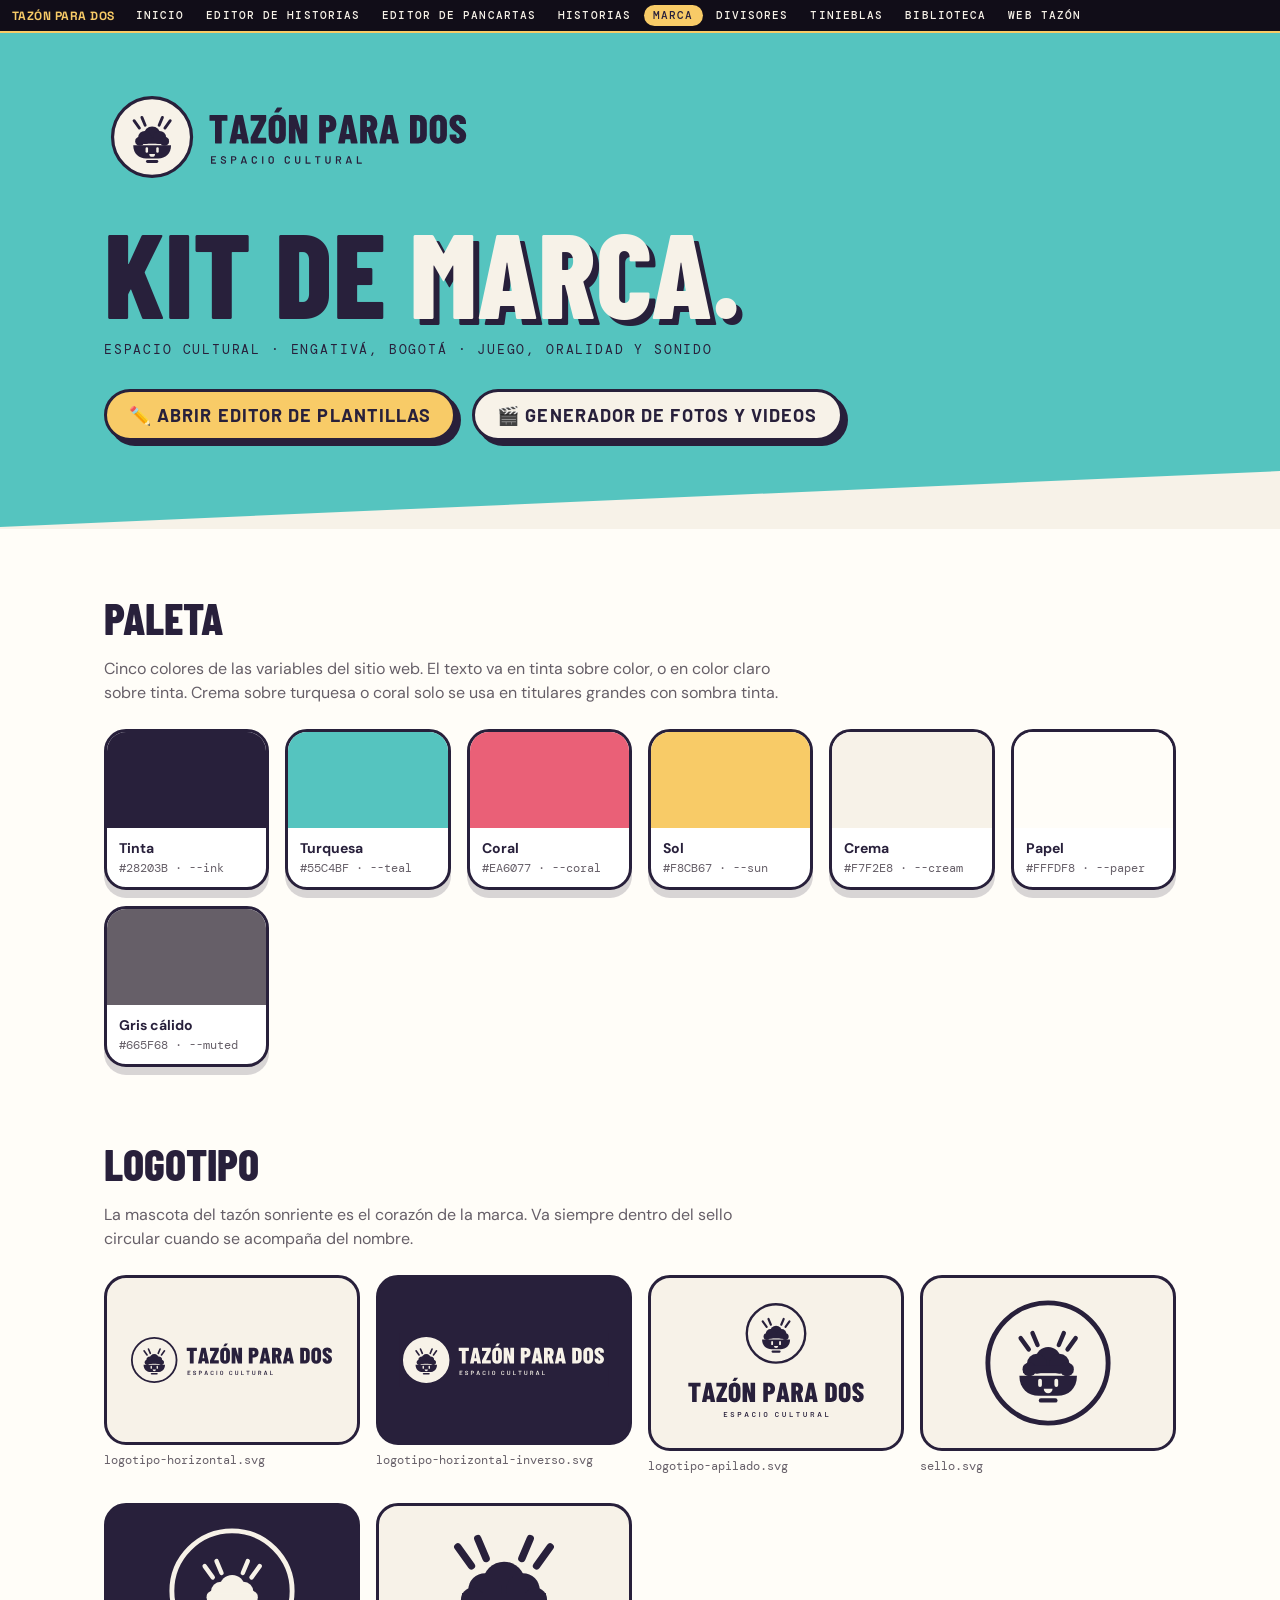
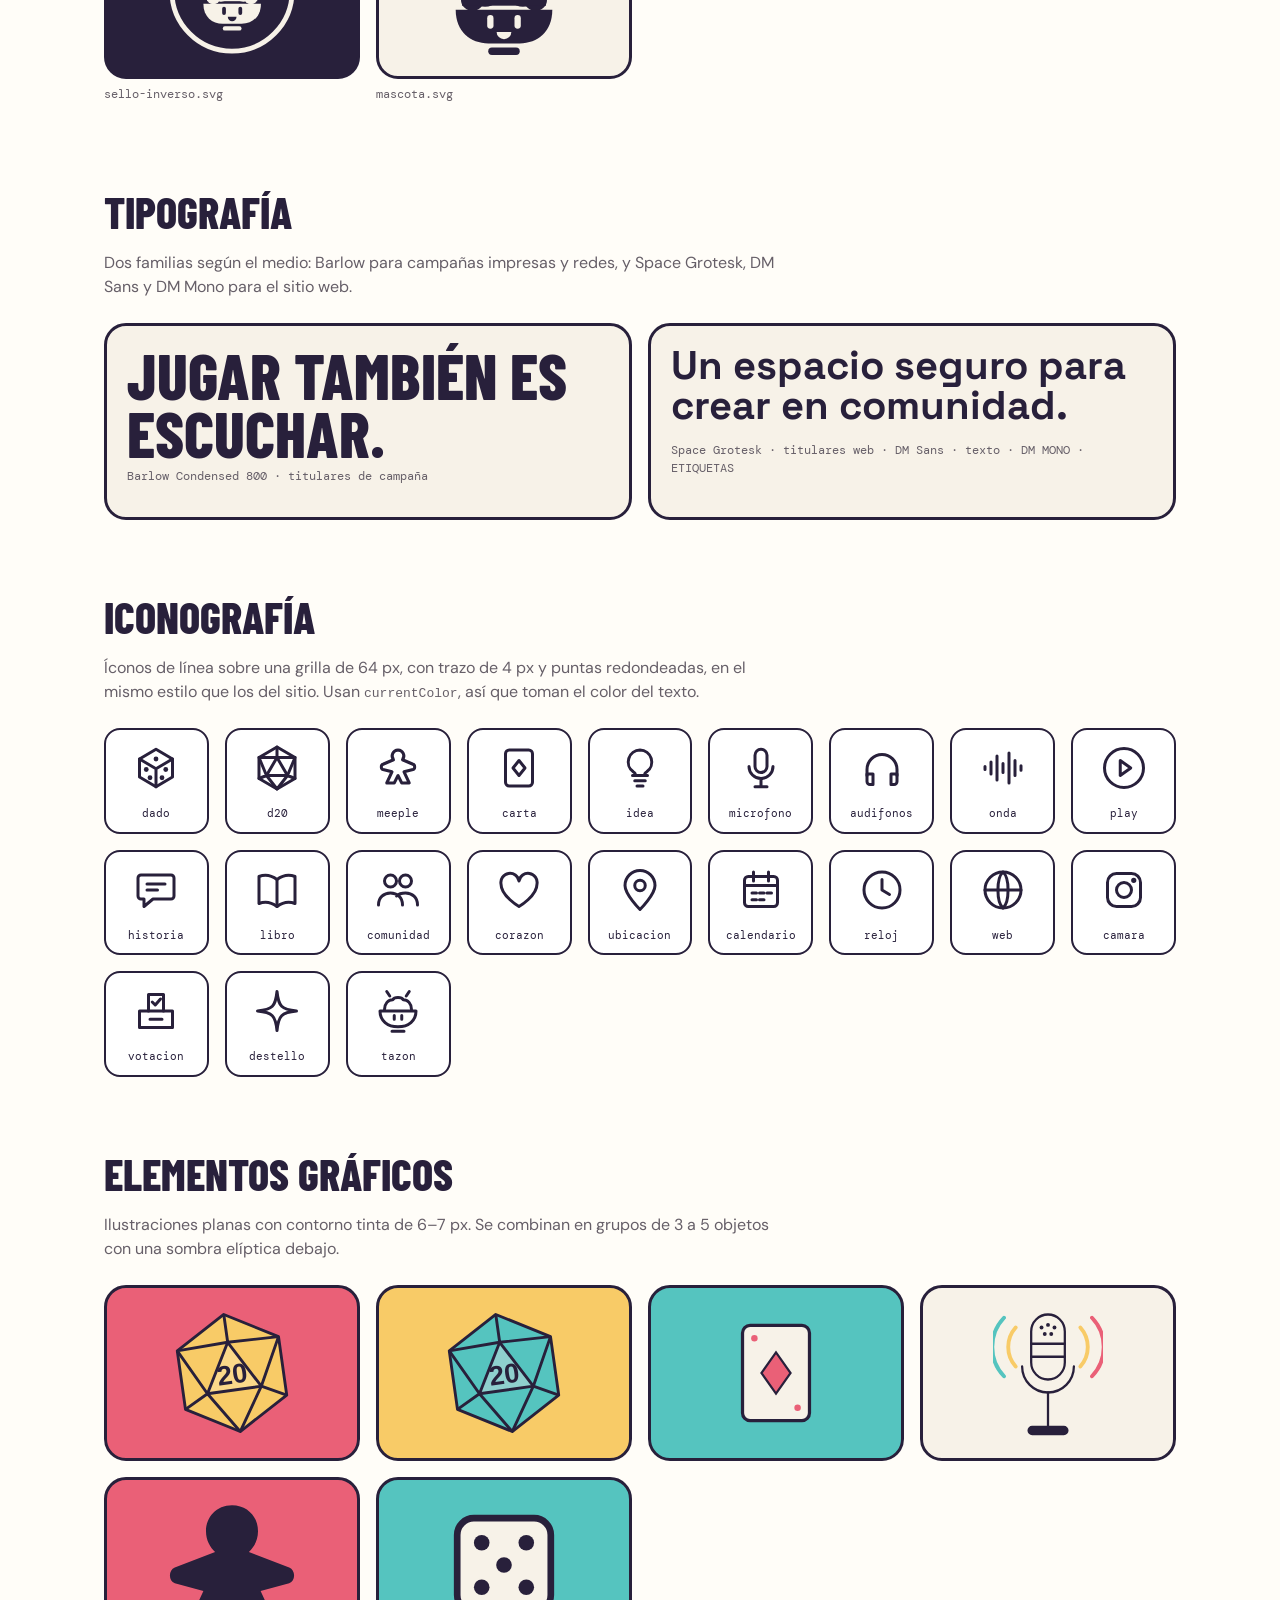
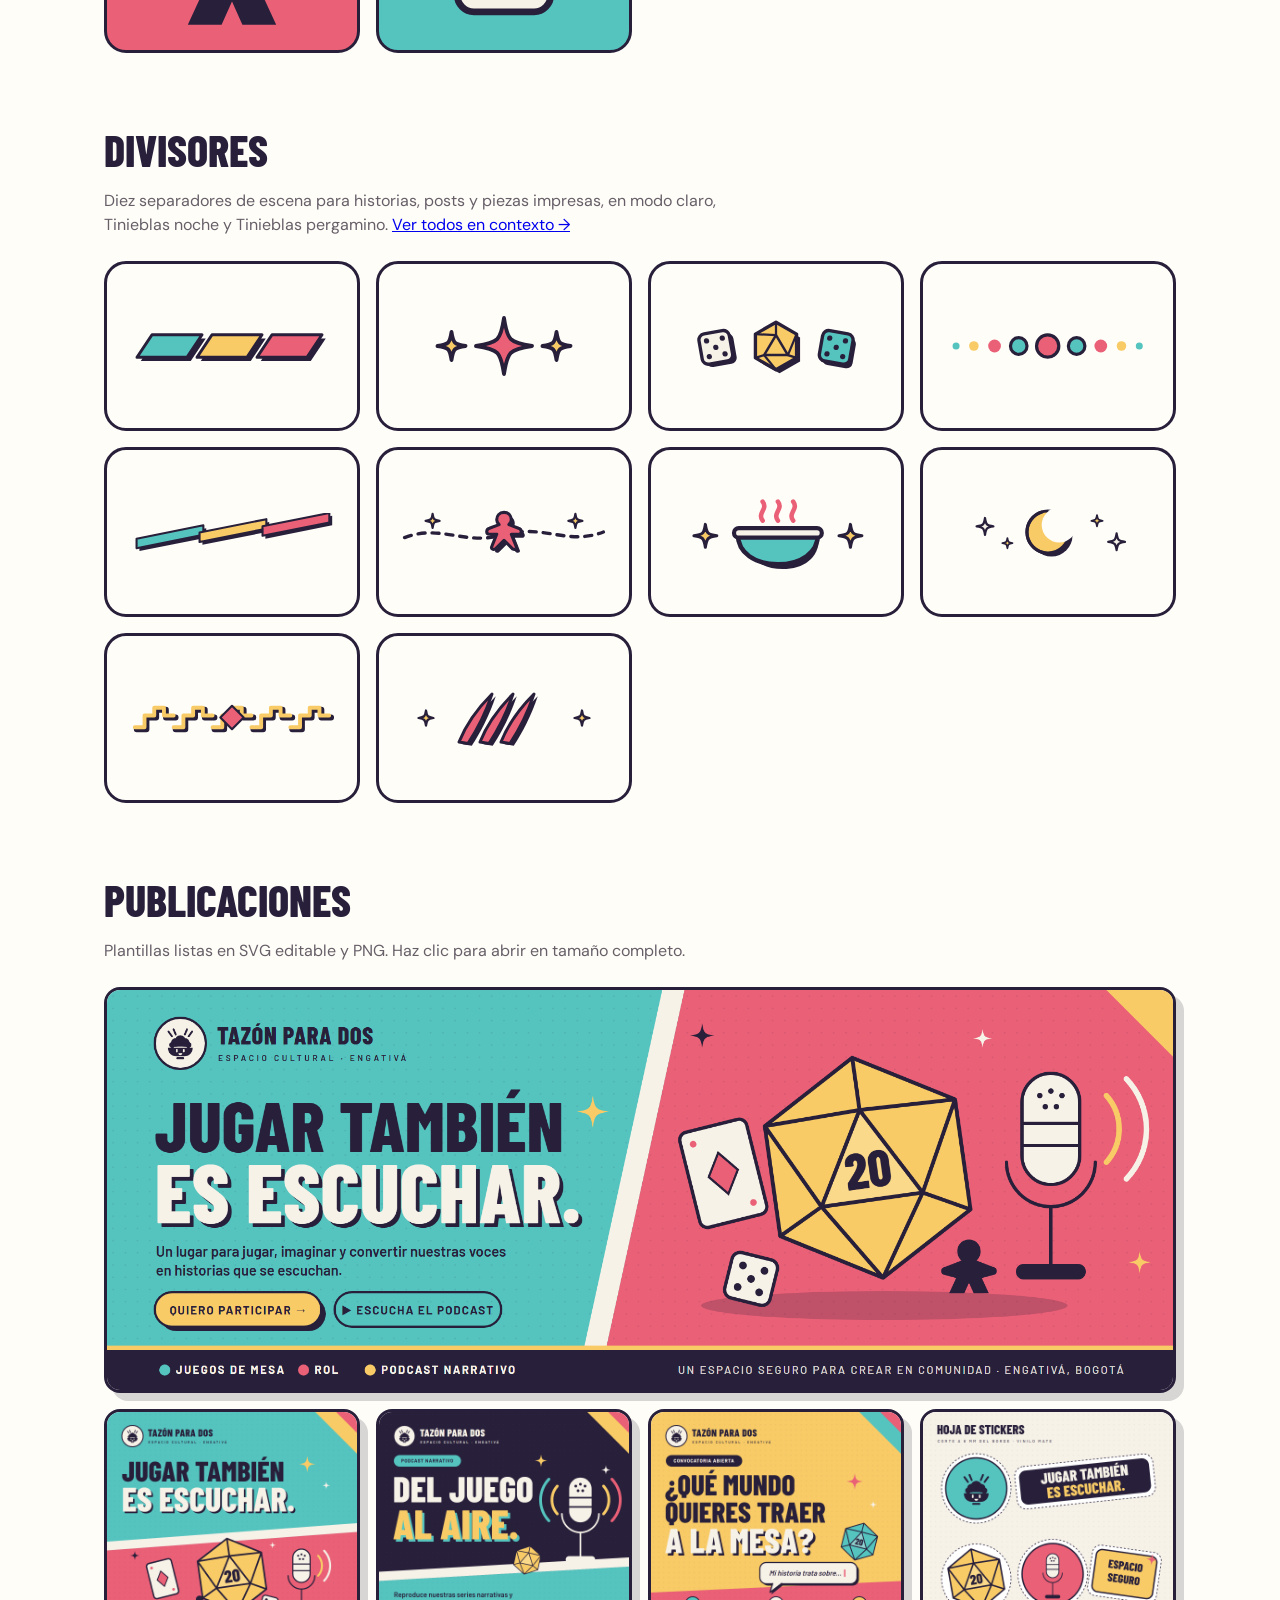
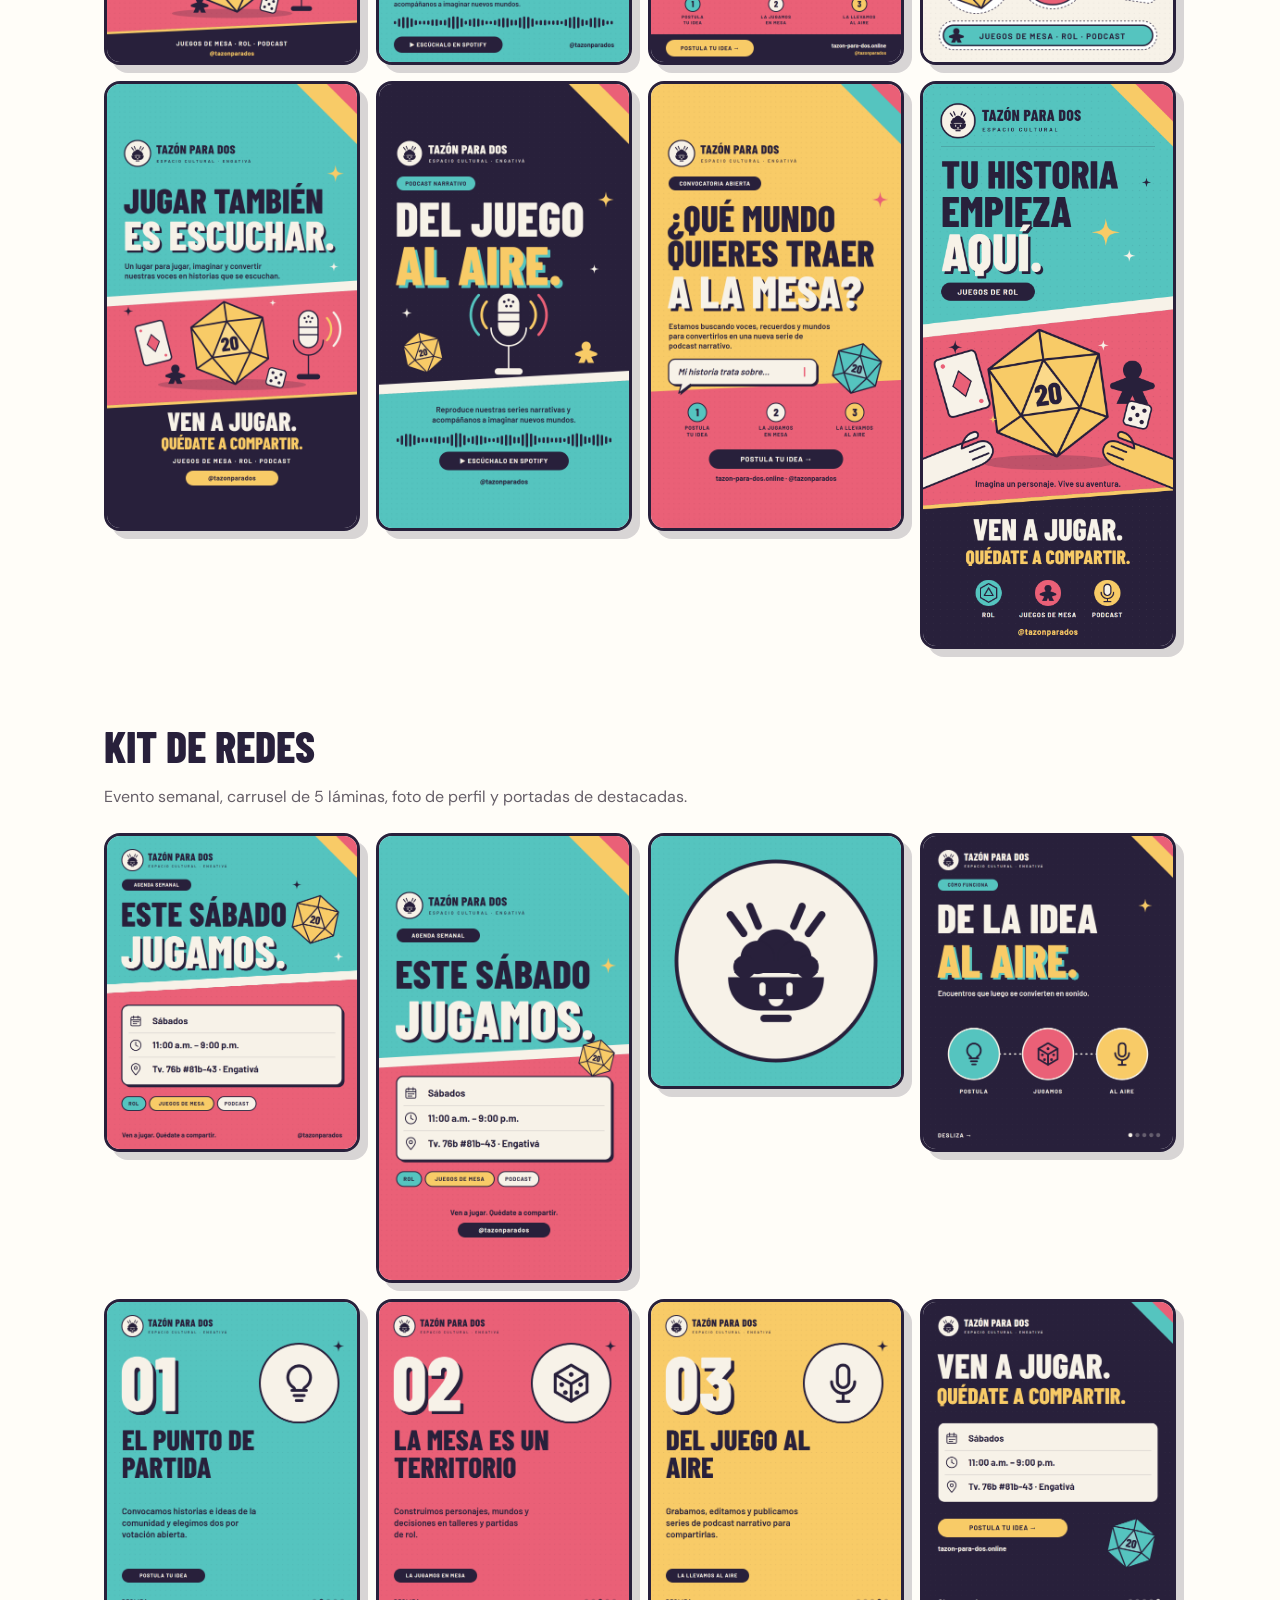
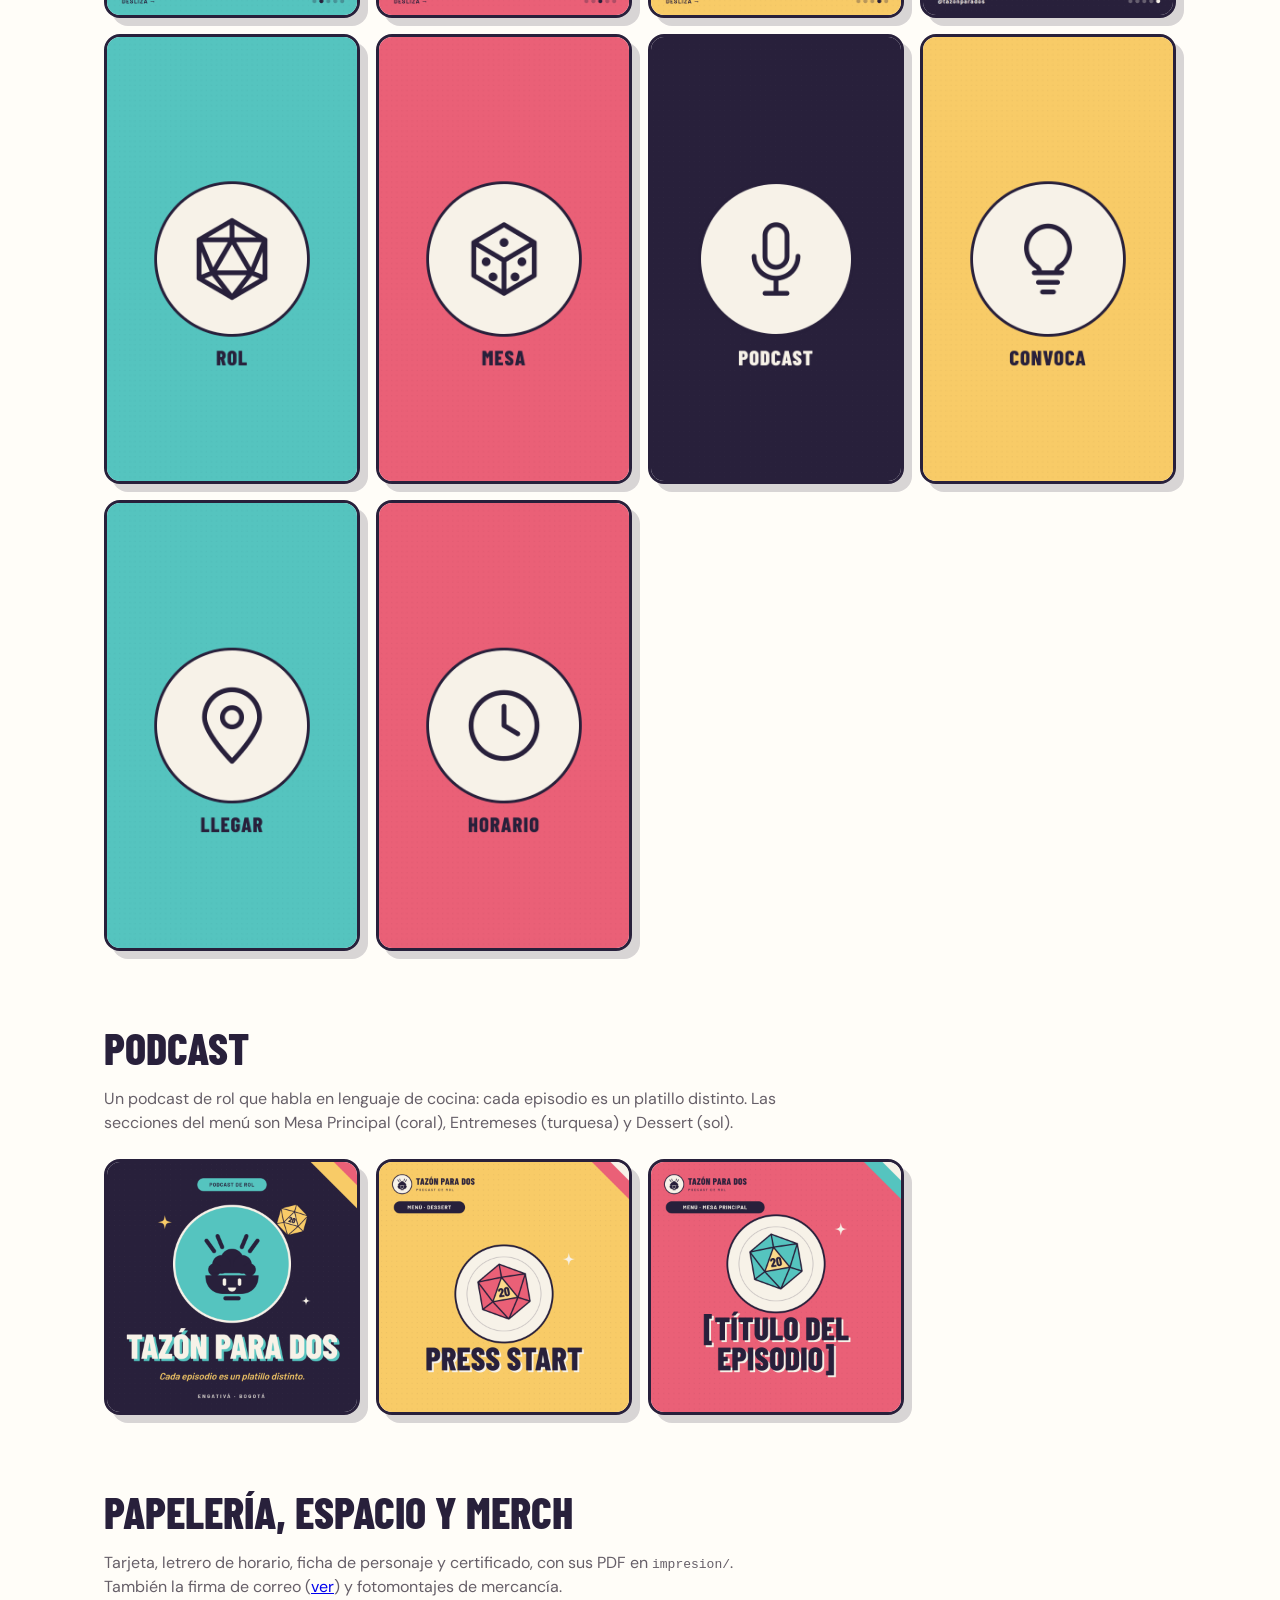
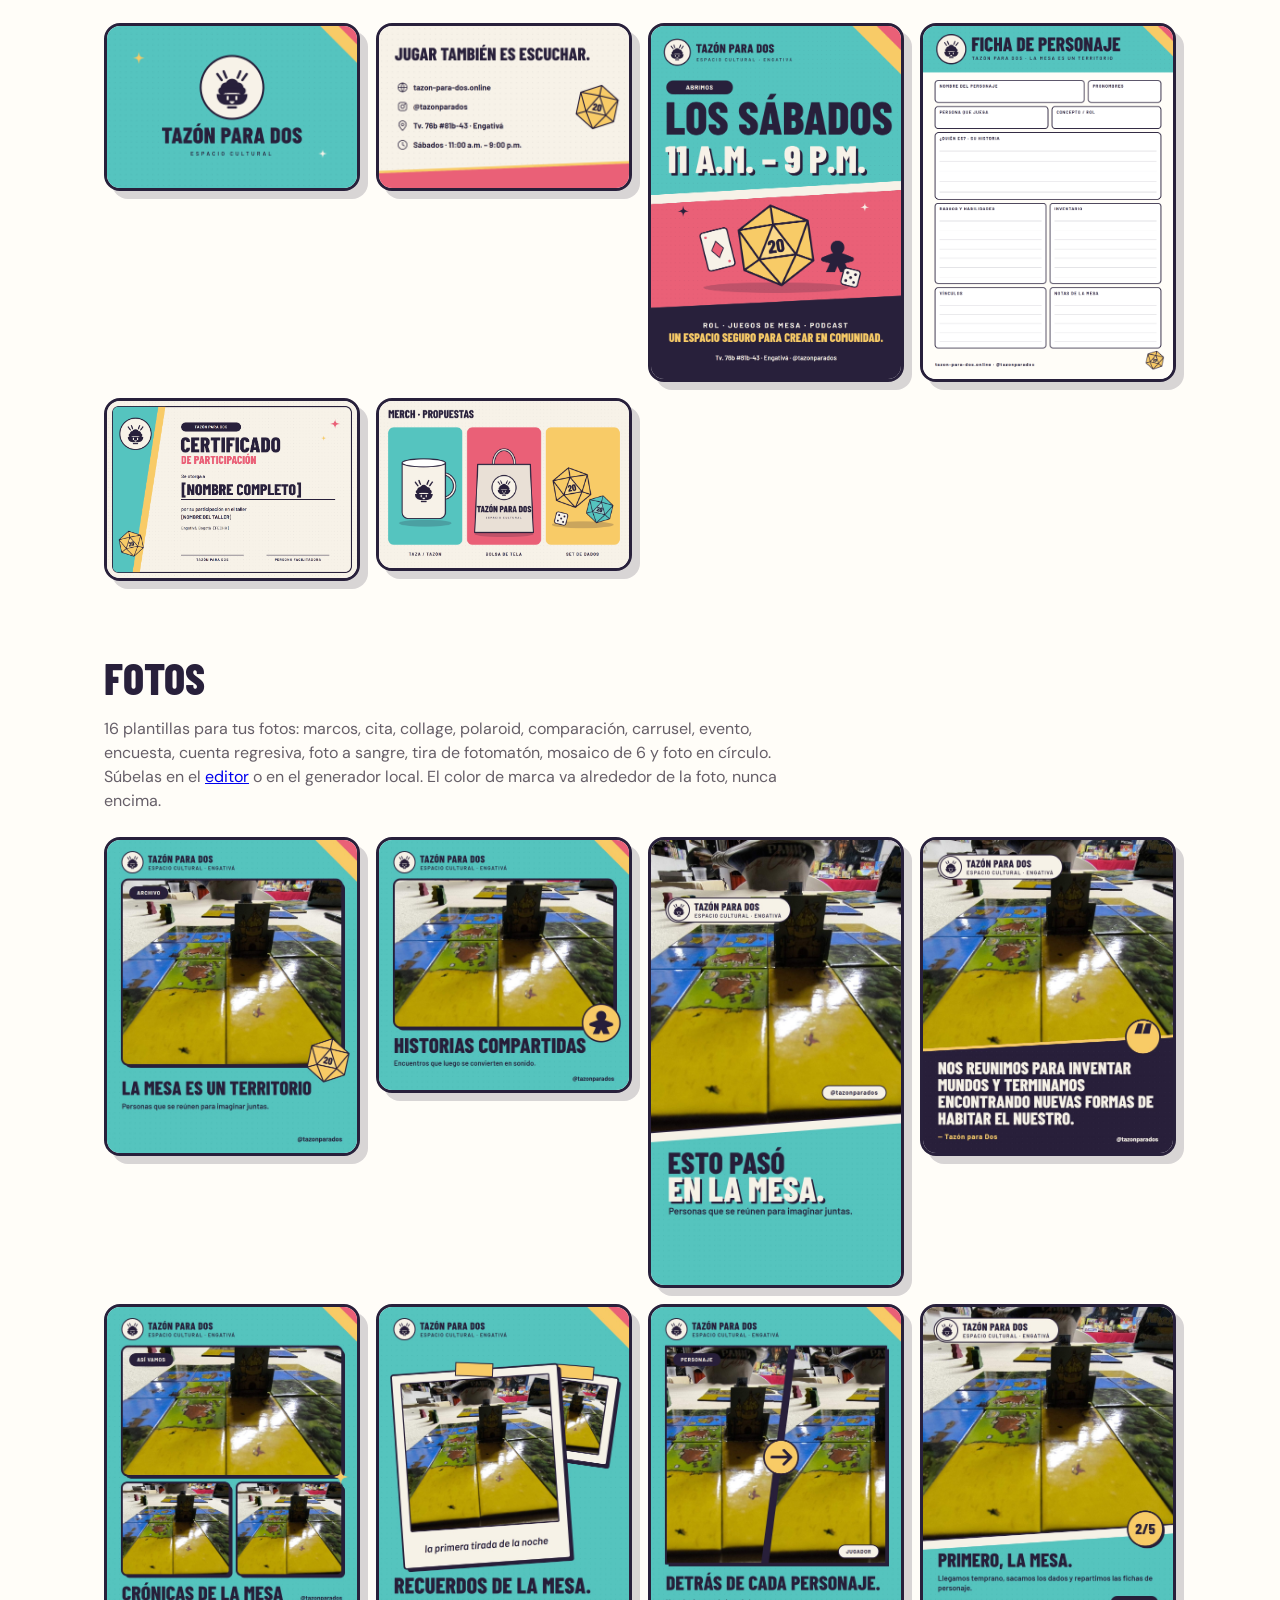
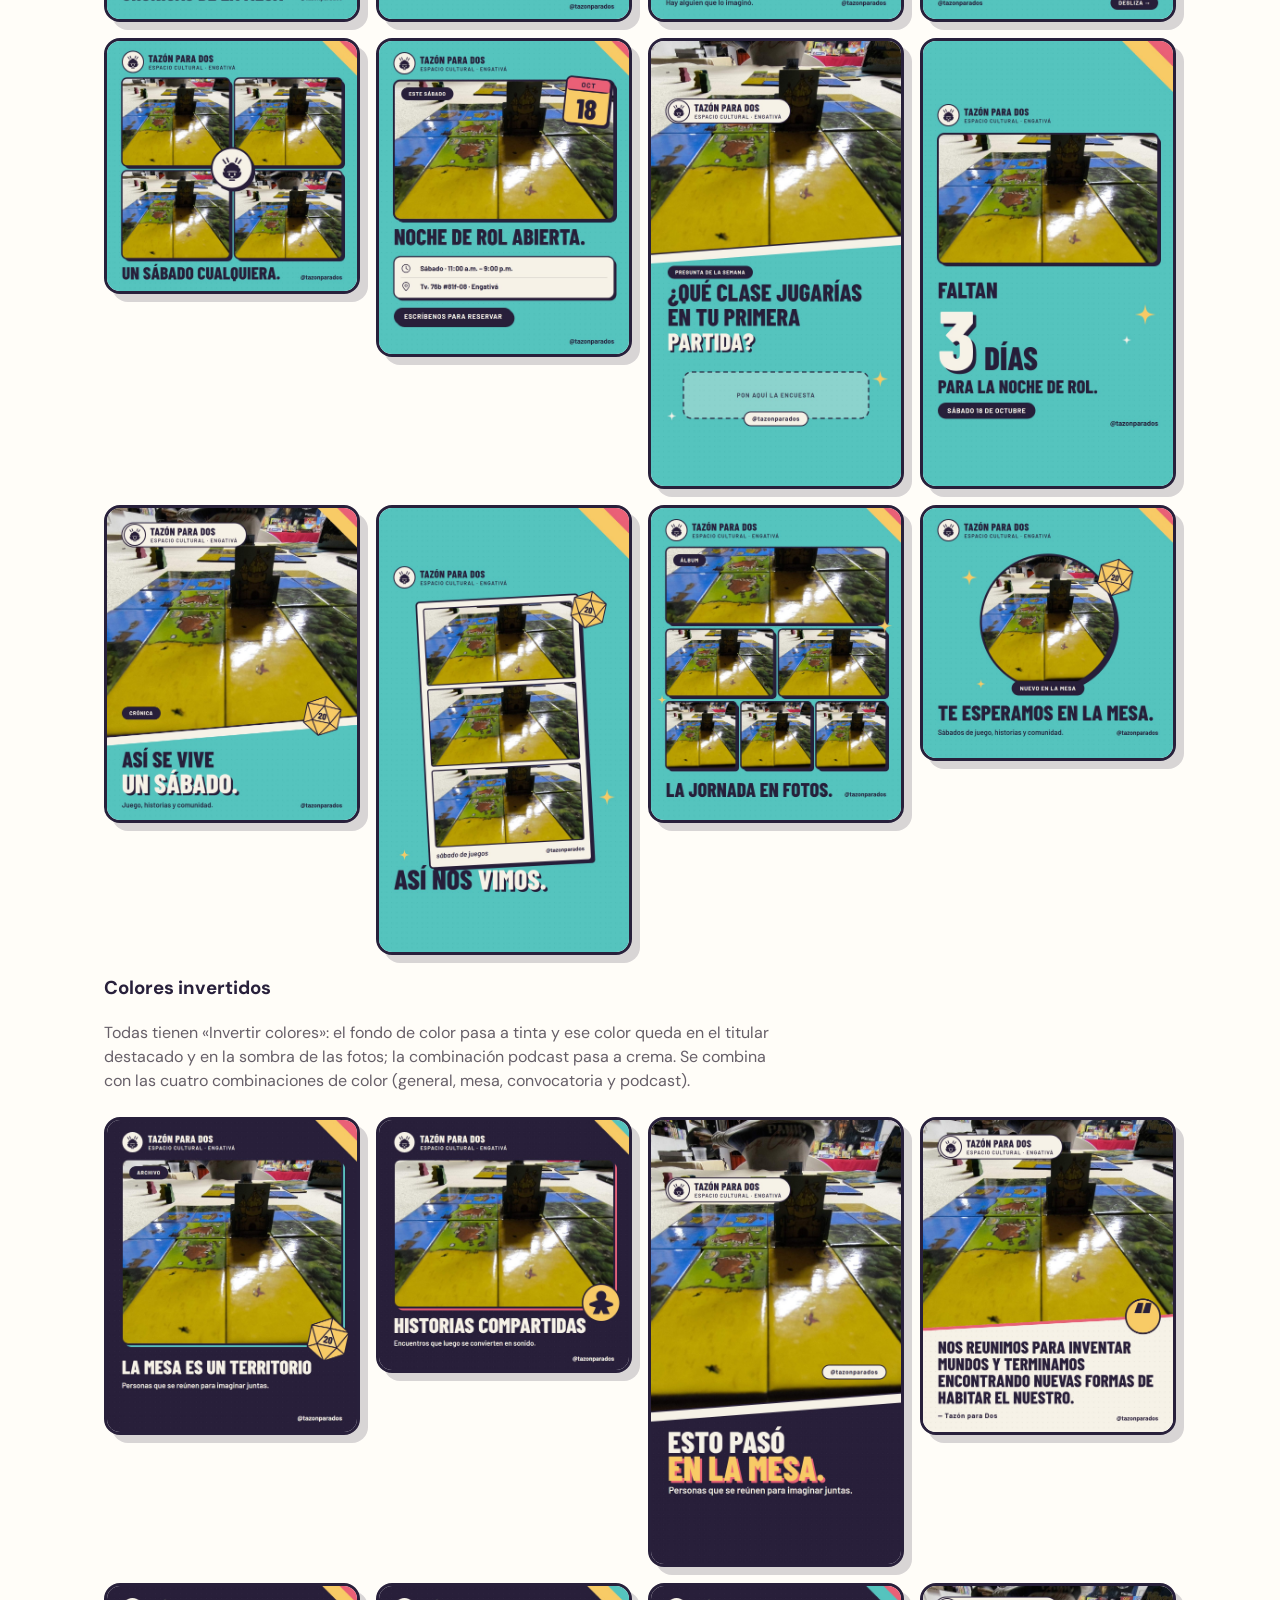
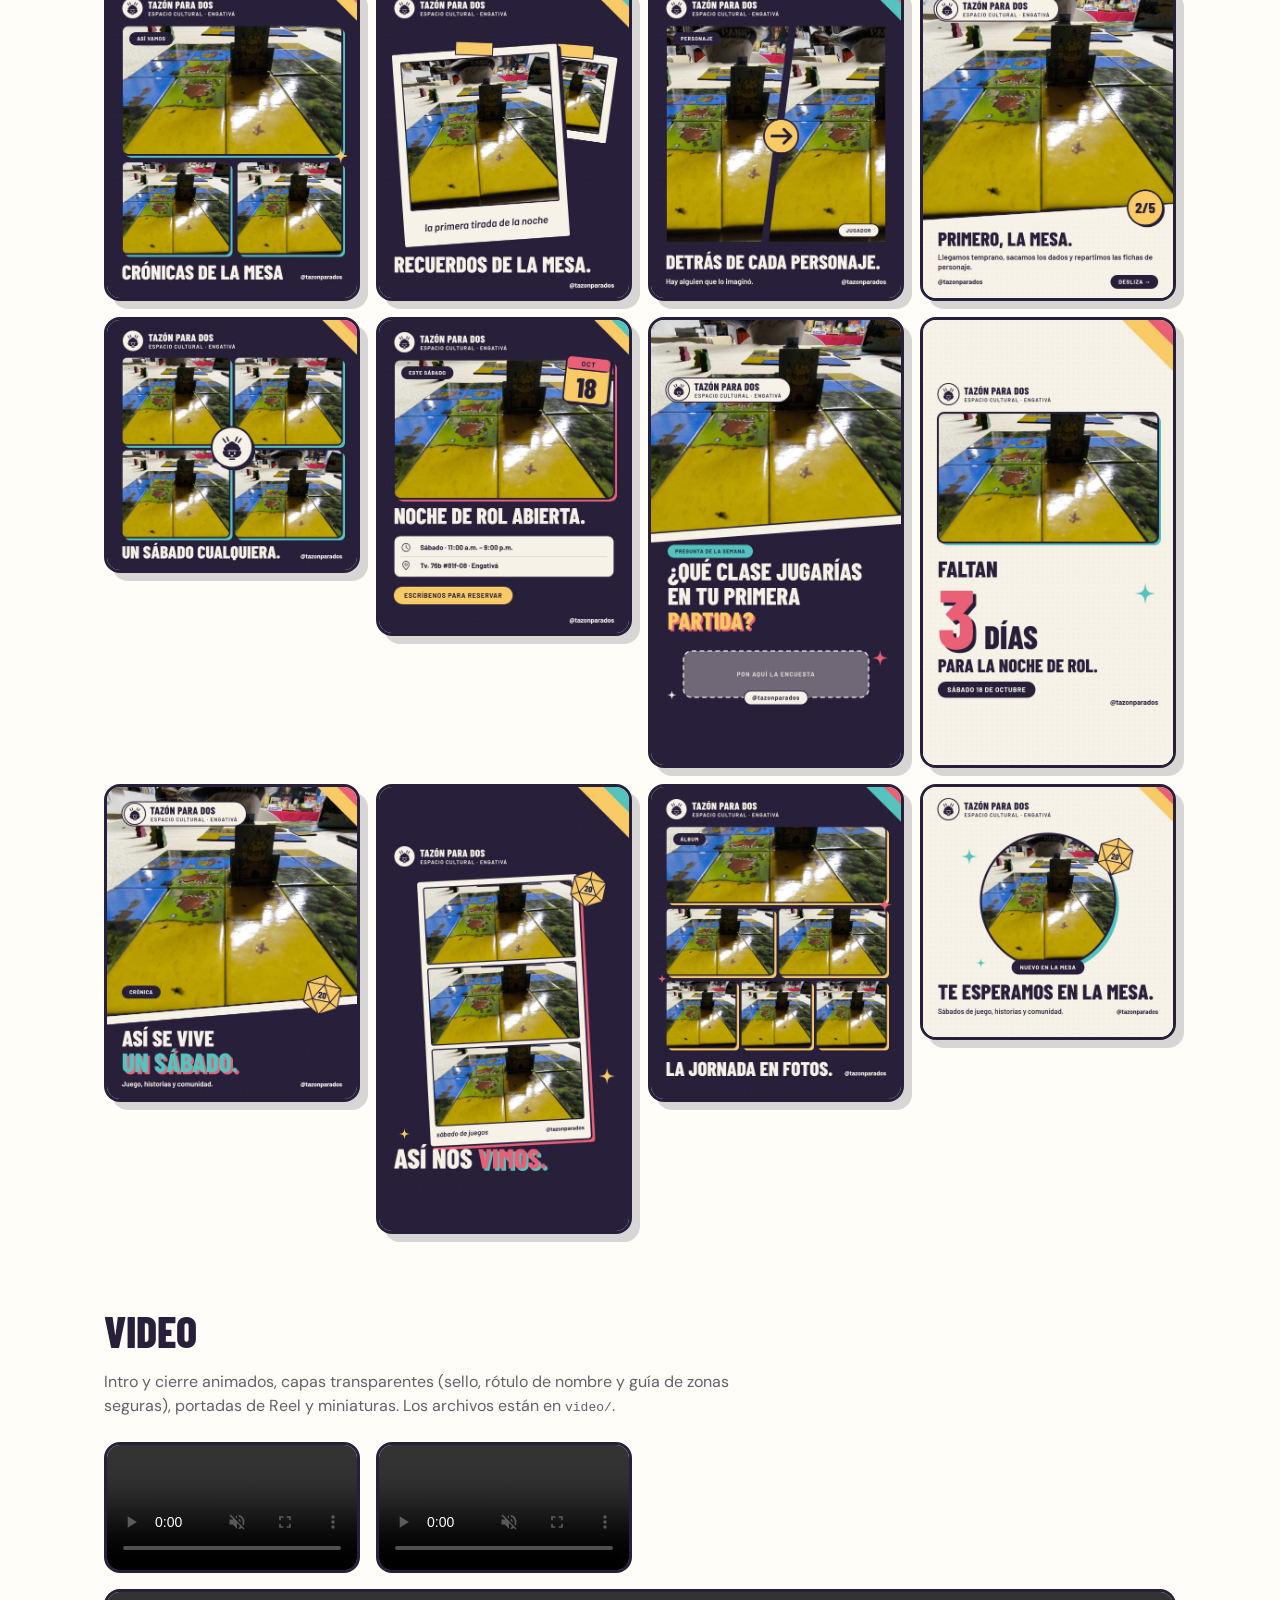
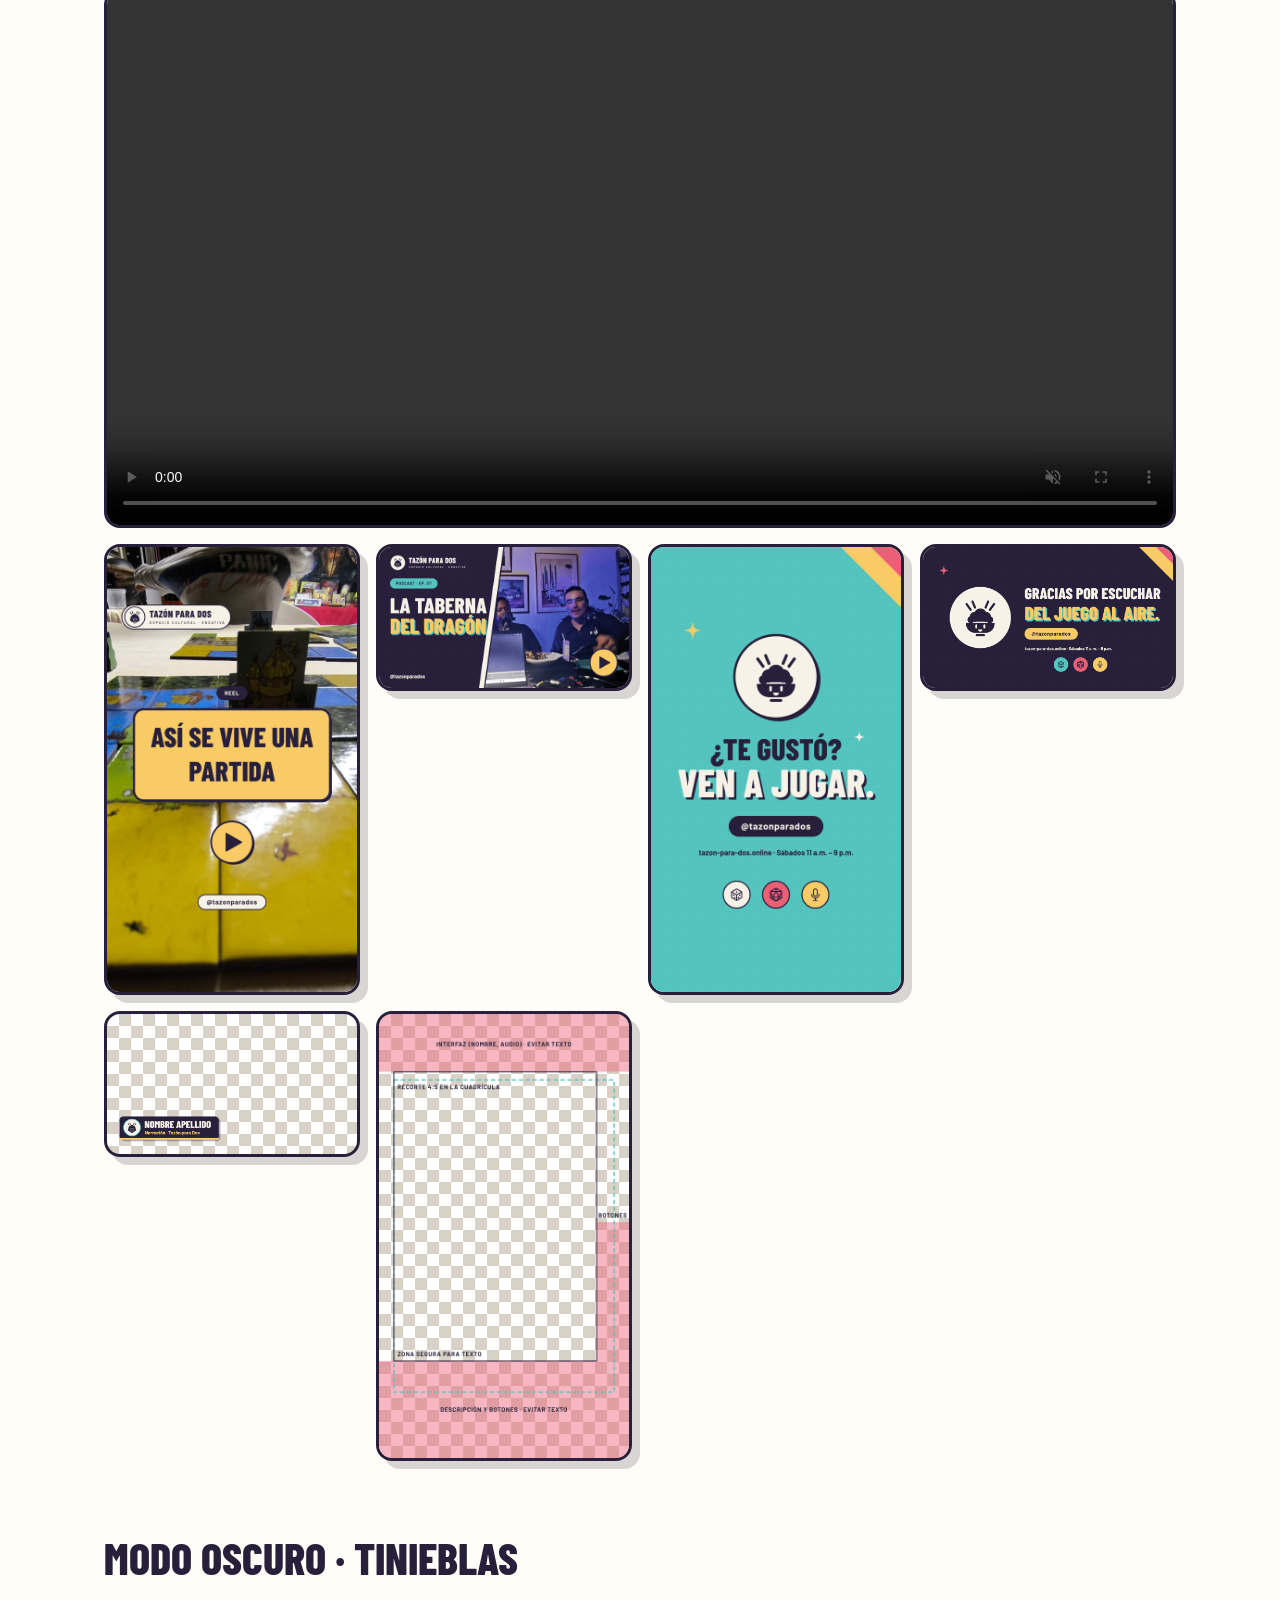
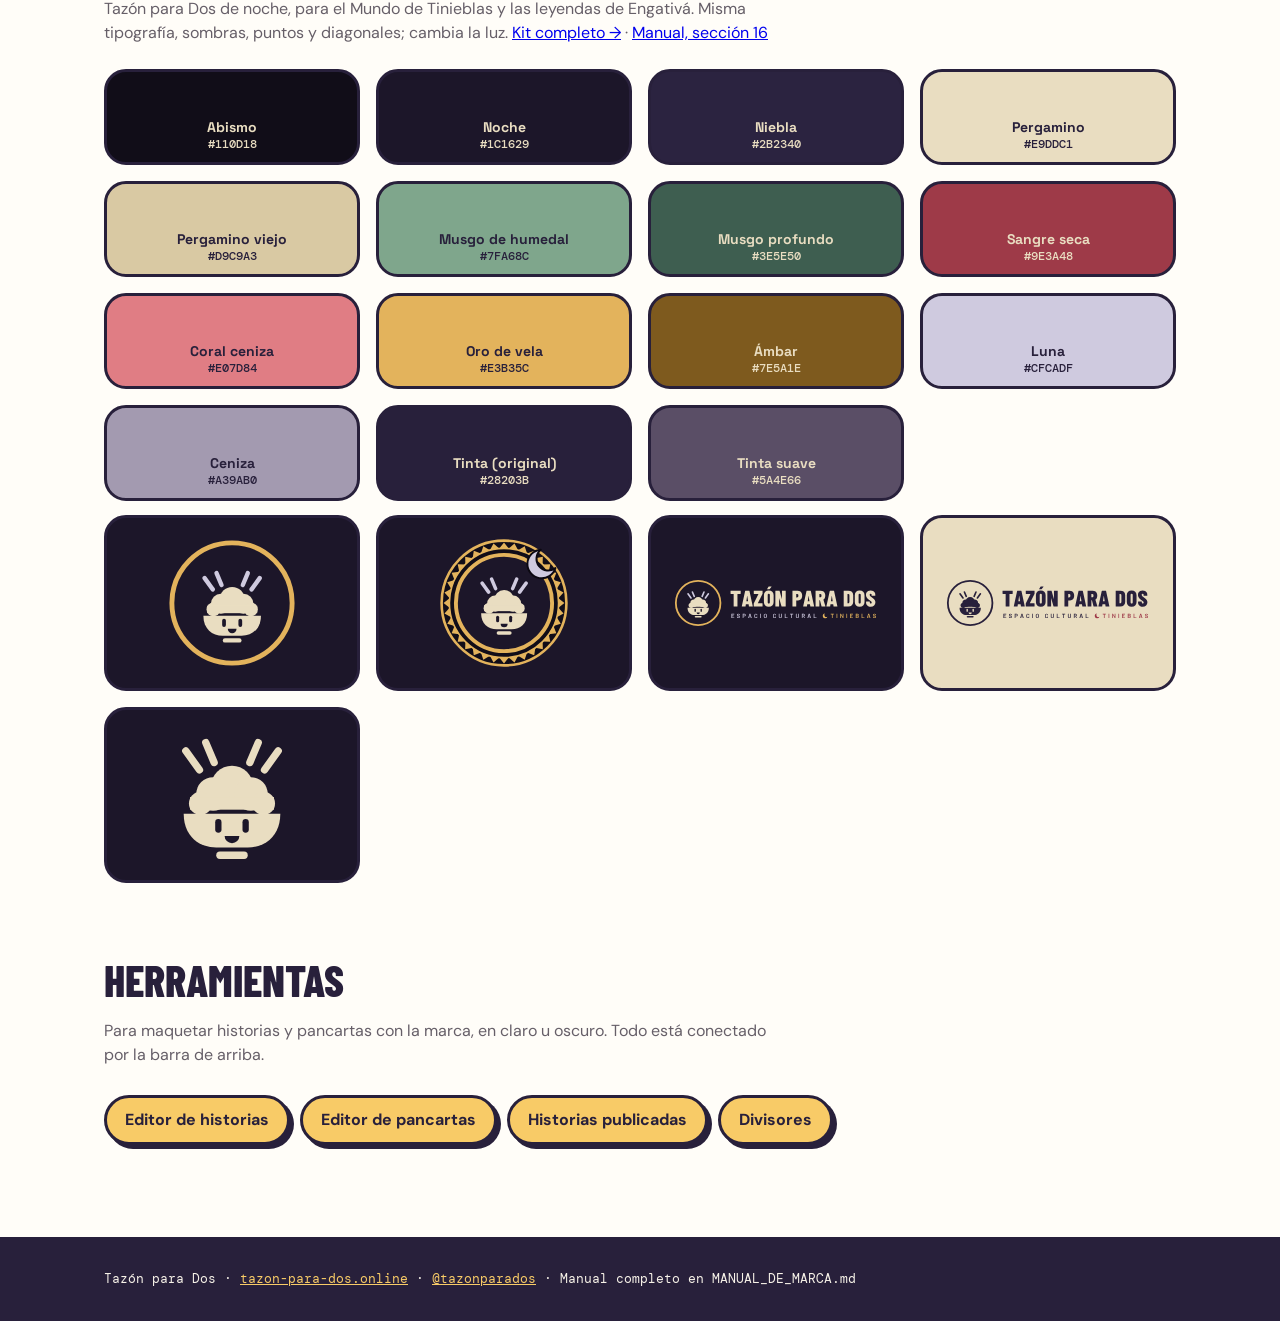
<file: index.html>
<!doctype html>
<html lang="es">
<head>
<meta charset="utf-8">
<meta name="viewport" content="width=device-width, initial-scale=1">
<title>Tazón para Dos · Kit de marca</title>
<link rel="preconnect" href="https://fonts.googleapis.com">
<link rel="preconnect" href="https://fonts.gstatic.com" crossorigin>
<link href="https://fonts.googleapis.com/css2?family=Barlow+Condensed:wght@700;800&family=Barlow:wght@500;600;700&family=DM+Mono:wght@400;500&family=DM+Sans:wght@400;500;700&family=Space+Grotesk:wght@500;700&display=swap" rel="stylesheet">
<link rel="icon" href="assets/logo/favicon.svg" type="image/svg+xml">
<link rel="icon" href="assets/logo/favicon.ico" sizes="any">
<link rel="stylesheet" href="brand/tokens.css">
<style>
  * { box-sizing: border-box; }
  body { margin: 0; background: var(--paper); color: var(--ink); font-family: var(--font-web-text); line-height: 1.5; }
  header.hero { background: var(--teal); background-image: var(--dots); padding: 56px 24px 72px; position: relative; overflow: hidden; }
  header.hero::after { content: ""; position: absolute; left: -5%; right: -5%; bottom: -30px; height: 60px; background: var(--cream); transform: rotate(-2.5deg); }
  .wrap { max-width: 1120px; margin: 0 auto; padding: 0 24px; }
  .hero img { height: 96px; }
  h1 { font-family: var(--font-display); font-weight: 800; text-transform: uppercase; font-size: clamp(56px, 10vw, 120px); line-height: .92; margin: 24px 0 8px; }
  h1 span { color: var(--cream); text-shadow: 6px 6px 0 var(--ink); }
  .eyebrow { font-family: var(--font-mono); font-size: 13px; letter-spacing: .14em; text-transform: uppercase; }
  section { padding: 56px 0 8px; }
  h2 { font-family: var(--font-display); font-weight: 800; font-size: 44px; text-transform: uppercase; margin: 0 0 6px; }
  .lead { color: var(--muted); max-width: 680px; margin: 0 0 24px; }
  .grid { display: grid; gap: 16px; }
  .swatches { grid-template-columns: repeat(auto-fill, minmax(150px, 1fr)); }
  .sw { border-radius: var(--radius-lg); border: 3px solid var(--ink); overflow: hidden; background: #fff; box-shadow: var(--shadow-card); }
  .sw div { height: 96px; }
  .sw p { margin: 0; padding: 10px 12px; font-size: 14px; }
  .sw code { font-family: var(--font-mono); font-size: 12px; color: var(--muted); display: block; }
  .logos { grid-template-columns: repeat(auto-fill, minmax(240px, 1fr)); }
  .tile { border: 3px solid var(--ink); border-radius: var(--radius-lg); padding: 20px; background: var(--cream); display: grid; place-items: center; min-height: 170px; }
  .tile.dark { background: var(--ink); }
  .tile img { max-width: 100%; max-height: 130px; }
  .cap { font-family: var(--font-mono); font-size: 12px; margin-top: 6px; color: var(--muted); }
  .icons { grid-template-columns: repeat(auto-fill, minmax(104px, 1fr)); }
  .icon { text-align: center; border: 2px solid var(--ink); border-radius: var(--radius-md); padding: 14px 6px 10px; background: #fff; }
  .icon img { width: 48px; height: 48px; }
  .icon span { display: block; font-family: var(--font-mono); font-size: 11px; margin-top: 6px; }
  .type { grid-template-columns: repeat(auto-fit, minmax(300px, 1fr)); }
  .type .tile { place-items: start; }
  .t-display { font-family: var(--font-display); font-weight: 800; font-size: 64px; line-height: .9; text-transform: uppercase; }
  .t-web { font-family: var(--font-web-display); font-weight: 700; font-size: 40px; line-height: 1; }
  .gallery { grid-template-columns: repeat(auto-fill, minmax(220px, 1fr)); align-items: start; }
  .gallery a { display: block; border: 3px solid var(--ink); border-radius: var(--radius-md); overflow: hidden; box-shadow: var(--shadow-comic); background: #fff; }
  .gallery img { width: 100%; display: block; }
  .gallery .wide { grid-column: 1 / -1; }
  footer { margin-top: 64px; padding: 32px 24px; background: var(--ink); color: var(--cream); font-family: var(--font-mono); font-size: 13px; }
  footer a { color: var(--sun); }
  .btn { display: inline-block; margin: 4px 6px 4px 0; padding: 10px 18px; border: 3px solid var(--ink); border-radius: 999px; background: var(--sun); color: var(--ink); font-weight: 700; text-decoration: none; box-shadow: 4px 4px 0 var(--ink); }
  .btn:hover { transform: translate(-1px,-1px); }
</style>
</head>
<body><!--tpd-eco--><style>.tpd-eco{position:relative;z-index:40;display:flex;align-items:center;gap:4px;overflow-x:auto;scrollbar-width:none;background:#110D18;border-bottom:2px solid #F8CB67;padding:5px 12px;font:500 11px/1.2 'DM Mono',ui-monospace,monospace;letter-spacing:.1em;text-transform:uppercase;white-space:nowrap}.tpd-eco::-webkit-scrollbar{display:none}.tpd-eco b{color:#F8CB67;font:700 12px 'Space Grotesk',system-ui,sans-serif;letter-spacing:.04em;margin-right:8px}.tpd-eco a{color:#F7F2E8;text-decoration:none;padding:4px 9px;border-radius:999px;flex:none}.tpd-eco a:hover,.tpd-eco a:focus-visible{background:#2B2340;outline:none}.tpd-eco a[aria-current=page]{background:#F8CB67;color:#28203B}@media print{.tpd-eco{display:none!important}}</style><nav class="tpd-eco" aria-label="Tazón para Dos: sitios y herramientas"><b>TAZÓN PARA DOS</b><a href="https://thetrashkat.github.io/historias-tazon/">Inicio</a><a href="https://thetrashkat.github.io/historias-tazon/editor/">Editor de historias</a><a href="https://thetrashkat.github.io/historias-tazon/editor/pancarta.html">Editor de pancartas</a><a href="https://thetrashkat.github.io/historias-tazon/#historias">Historias</a><a href="https://thetrashkat.github.io/tazon-para-dos-marca/" aria-current="page">Marca</a><a href="https://thetrashkat.github.io/tazon-para-dos-marca/divisores.html">Divisores</a><a href="https://thetrashkat.github.io/tazon-para-dos-tinieblas/">Tinieblas</a><a href="https://thetrashkat.github.io/biblioteca-aventuras/">Biblioteca</a><a href="https://thetrashkat.github.io/tazon-para-dos-web/">Web Tazón</a></nav><!--/tpd-eco-->
<header class="hero">
  <div class="wrap">
    <img src="assets/logo/logotipo-horizontal.svg" alt="Tazón para Dos">
    <h1>Kit de <span>marca.</span></h1>
    <p class="eyebrow">Espacio cultural · Engativá, Bogotá · Juego, oralidad y sonido</p>
    <p><a href="editor/" style="display:inline-block;margin-top:14px;background:var(--sun);color:var(--ink);font:700 18px var(--font-text);letter-spacing:.06em;text-transform:uppercase;padding:12px 22px;border:3px solid var(--ink);border-radius:999px;box-shadow:5px 5px 0 var(--ink);text-decoration:none">✏️ Abrir editor de plantillas</a>
      <a href="http://127.0.0.1:8765" title="Generador web local (D:\generador-web). Inícialo con iniciar.bat" style="display:inline-block;margin:14px 0 0 12px;background:var(--cream);color:var(--ink);font:700 18px var(--font-text);letter-spacing:.06em;text-transform:uppercase;padding:12px 22px;border:3px solid var(--ink);border-radius:999px;box-shadow:5px 5px 0 var(--ink);text-decoration:none">🎬 Generador de fotos y videos</a></p>
  </div>
</header>

<main class="wrap">
  <section>
    <h2>Paleta</h2>
    <p class="lead">Cinco colores de las variables del sitio web. El texto va en tinta sobre color, o en color claro sobre tinta. Crema sobre turquesa o coral solo se usa en titulares grandes con sombra tinta.</p>
    <div class="grid swatches">
      <div class="sw"><div style="background:var(--ink)"></div><p><b>Tinta</b><code>#28203B · --ink</code></p></div>
      <div class="sw"><div style="background:var(--teal)"></div><p><b>Turquesa</b><code>#55C4BF · --teal</code></p></div>
      <div class="sw"><div style="background:var(--coral)"></div><p><b>Coral</b><code>#EA6077 · --coral</code></p></div>
      <div class="sw"><div style="background:var(--sun)"></div><p><b>Sol</b><code>#F8CB67 · --sun</code></p></div>
      <div class="sw"><div style="background:var(--cream)"></div><p><b>Crema</b><code>#F7F2E8 · --cream</code></p></div>
      <div class="sw"><div style="background:var(--paper)"></div><p><b>Papel</b><code>#FFFDF8 · --paper</code></p></div>
      <div class="sw"><div style="background:var(--muted)"></div><p><b>Gris cálido</b><code>#665F68 · --muted</code></p></div>
    </div>
  </section>

  <section>
    <h2>Logotipo</h2>
    <p class="lead">La mascota del tazón sonriente es el corazón de la marca. Va siempre dentro del sello circular cuando se acompaña del nombre.</p>
    <div class="grid logos">
      <div><div class="tile"><img src="assets/logo/logotipo-horizontal.svg" alt=""></div><p class="cap">logotipo-horizontal.svg</p></div>
      <div><div class="tile dark"><img src="assets/logo/logotipo-horizontal-inverso.svg" alt=""></div><p class="cap">logotipo-horizontal-inverso.svg</p></div>
      <div><div class="tile"><img src="assets/logo/logotipo-apilado.svg" alt=""></div><p class="cap">logotipo-apilado.svg</p></div>
      <div><div class="tile"><img src="assets/logo/sello.svg" alt=""></div><p class="cap">sello.svg</p></div>
      <div><div class="tile dark"><img src="assets/logo/sello-inverso.svg" alt=""></div><p class="cap">sello-inverso.svg</p></div>
      <div><div class="tile"><img src="assets/logo/mascota.svg" alt=""></div><p class="cap">mascota.svg</p></div>
    </div>
  </section>

  <section>
    <h2>Tipografía</h2>
    <p class="lead">Dos familias según el medio: Barlow para campañas impresas y redes, y Space Grotesk, DM Sans y DM Mono para el sitio web.</p>
    <div class="grid type">
      <div class="tile"><div class="t-display">Jugar también es escuchar.</div><p class="cap">Barlow Condensed 800 · titulares de campaña</p></div>
      <div class="tile"><div class="t-web">Un espacio seguro para crear en comunidad.</div><p class="cap">Space Grotesk · titulares web · DM Sans · texto · <span style="font-family:var(--font-mono)">DM MONO · ETIQUETAS</span></p></div>
    </div>
  </section>

  <section>
    <h2>Iconografía</h2>
    <p class="lead">Íconos de línea sobre una grilla de 64 px, con trazo de 4 px y puntas redondeadas, en el mismo estilo que los del sitio. Usan <code>currentColor</code>, así que toman el color del texto.</p>
    <div class="grid icons">
      <div class="icon"><img src="assets/iconos/dado.svg" alt=""><span>dado</span></div>
      <div class="icon"><img src="assets/iconos/d20.svg" alt=""><span>d20</span></div>
      <div class="icon"><img src="assets/iconos/meeple.svg" alt=""><span>meeple</span></div>
      <div class="icon"><img src="assets/iconos/carta.svg" alt=""><span>carta</span></div>
      <div class="icon"><img src="assets/iconos/idea.svg" alt=""><span>idea</span></div>
      <div class="icon"><img src="assets/iconos/microfono.svg" alt=""><span>microfono</span></div>
      <div class="icon"><img src="assets/iconos/audifonos.svg" alt=""><span>audifonos</span></div>
      <div class="icon"><img src="assets/iconos/onda.svg" alt=""><span>onda</span></div>
      <div class="icon"><img src="assets/iconos/play.svg" alt=""><span>play</span></div>
      <div class="icon"><img src="assets/iconos/historia.svg" alt=""><span>historia</span></div>
      <div class="icon"><img src="assets/iconos/libro.svg" alt=""><span>libro</span></div>
      <div class="icon"><img src="assets/iconos/comunidad.svg" alt=""><span>comunidad</span></div>
      <div class="icon"><img src="assets/iconos/corazon.svg" alt=""><span>corazon</span></div>
      <div class="icon"><img src="assets/iconos/ubicacion.svg" alt=""><span>ubicacion</span></div>
      <div class="icon"><img src="assets/iconos/calendario.svg" alt=""><span>calendario</span></div>
      <div class="icon"><img src="assets/iconos/reloj.svg" alt=""><span>reloj</span></div>
      <div class="icon"><img src="assets/iconos/web.svg" alt=""><span>web</span></div>
      <div class="icon"><img src="assets/iconos/camara.svg" alt=""><span>camara</span></div>
      <div class="icon"><img src="assets/iconos/votacion.svg" alt=""><span>votacion</span></div>
      <div class="icon"><img src="assets/iconos/destello.svg" alt=""><span>destello</span></div>
      <div class="icon"><img src="assets/iconos/tazon.svg" alt=""><span>tazon</span></div>
    </div>
  </section>

  <section>
    <h2>Elementos gráficos</h2>
    <p class="lead">Ilustraciones planas con contorno tinta de 6–7 px. Se combinan en grupos de 3 a 5 objetos con una sombra elíptica debajo.</p>
    <div class="grid logos">
      <div class="tile" style="background:var(--coral)"><img src="assets/elementos/d20.svg" alt=""></div>
      <div class="tile" style="background:var(--sun)"><img src="assets/elementos/d20-turquesa.svg" alt=""></div>
      <div class="tile" style="background:var(--teal)"><img src="assets/elementos/carta.svg" alt=""></div>
      <div class="tile"><img src="assets/elementos/microfono.svg" alt=""></div>
      <div class="tile" style="background:var(--coral)"><img src="assets/elementos/meeple.svg" alt=""></div>
      <div class="tile" style="background:var(--teal)"><img src="assets/elementos/d6.svg" alt=""></div>
    </div>
  </section>

  <section id="divisores">
    <h2>Divisores</h2>
    <p class="lead">Diez separadores de escena para historias, posts y piezas impresas, en modo claro, Tinieblas noche y Tinieblas pergamino. <a href="divisores.html">Ver todos en contexto →</a></p>
    <div class="grid logos">
      <div class="tile" style="background:var(--paper)"><img src="assets/divisores/claro/cinta.svg" alt="Divisor cinta" style="width:100%;height:auto"></div>
      <div class="tile" style="background:var(--paper)"><img src="assets/divisores/claro/destellos.svg" alt="Divisor destellos" style="width:100%;height:auto"></div>
      <div class="tile" style="background:var(--paper)"><img src="assets/divisores/claro/dados.svg" alt="Divisor dados" style="width:100%;height:auto"></div>
      <div class="tile" style="background:var(--paper)"><img src="assets/divisores/claro/puntos.svg" alt="Divisor puntos" style="width:100%;height:auto"></div>
      <div class="tile" style="background:var(--paper)"><img src="assets/divisores/claro/escalon.svg" alt="Divisor escalon" style="width:100%;height:auto"></div>
      <div class="tile" style="background:var(--paper)"><img src="assets/divisores/claro/camino.svg" alt="Divisor camino" style="width:100%;height:auto"></div>
      <div class="tile" style="background:var(--paper)"><img src="assets/divisores/claro/tazon.svg" alt="Divisor tazon" style="width:100%;height:auto"></div>
      <div class="tile" style="background:var(--paper)"><img src="assets/divisores/claro/luna.svg" alt="Divisor luna" style="width:100%;height:auto"></div>
      <div class="tile" style="background:var(--paper)"><img src="assets/divisores/claro/greca.svg" alt="Divisor greca" style="width:100%;height:auto"></div>
      <div class="tile" style="background:var(--paper)"><img src="assets/divisores/claro/zarpazo.svg" alt="Divisor zarpazo" style="width:100%;height:auto"></div>
    </div>
  </section>

  <section>
    <h2>Publicaciones</h2>
    <p class="lead">Plantillas listas en SVG editable y PNG. Haz clic para abrir en tamaño completo.</p>
    <div class="grid gallery">
      <a class="wide" href="plantillas/png/banner_web.png"><img src="plantillas/png/banner_web.png" alt="Banner web"></a>
      <a href="plantillas/png/post_cuadrado.png"><img src="plantillas/png/post_cuadrado.png" alt="Post"></a>
      <a href="plantillas/png/podcast_cuadrado.png"><img src="plantillas/png/podcast_cuadrado.png" alt="Post podcast"></a>
      <a href="plantillas/png/convocatoria_cuadrado.png"><img src="plantillas/png/convocatoria_cuadrado.png" alt="Post convocatoria"></a>
      <a href="aplicaciones/png/stickers.png"><img src="aplicaciones/png/stickers.png" alt="Stickers"></a>
      <a href="plantillas/png/historia.png"><img src="plantillas/png/historia.png" alt="Historia"></a>
      <a href="plantillas/png/podcast_historia.png"><img src="plantillas/png/podcast_historia.png" alt="Historia podcast"></a>
      <a href="plantillas/png/convocatoria_historia.png"><img src="plantillas/png/convocatoria_historia.png" alt="Historia convocatoria"></a>
      <a href="plantillas/png/pancarta_80x180.png"><img src="plantillas/png/pancarta_80x180.png" alt="Pancarta 80x180"></a>
    </div>
  </section>
  <section>
    <h2>Kit de redes</h2>
    <p class="lead">Evento semanal, carrusel de 5 láminas, foto de perfil y portadas de destacadas.</p>
    <div class="grid gallery">
      <a href="plantillas/png/evento_vertical.png"><img src="plantillas/png/evento_vertical.png" alt="evento_vertical"></a>
      <a href="plantillas/png/evento_historia.png"><img src="plantillas/png/evento_historia.png" alt="evento_historia"></a>
      <a href="plantillas/png/perfil.png"><img src="plantillas/png/perfil.png" alt="perfil"></a>
      <a href="plantillas/png/carrusel_01.png"><img src="plantillas/png/carrusel_01.png" alt="carrusel_01"></a>
      <a href="plantillas/png/carrusel_02.png"><img src="plantillas/png/carrusel_02.png" alt="carrusel_02"></a>
      <a href="plantillas/png/carrusel_03.png"><img src="plantillas/png/carrusel_03.png" alt="carrusel_03"></a>
      <a href="plantillas/png/carrusel_04.png"><img src="plantillas/png/carrusel_04.png" alt="carrusel_04"></a>
      <a href="plantillas/png/carrusel_05.png"><img src="plantillas/png/carrusel_05.png" alt="carrusel_05"></a>
      <a href="plantillas/png/destacada_rol.png"><img src="plantillas/png/destacada_rol.png" alt="destacada_rol"></a>
      <a href="plantillas/png/destacada_mesa.png"><img src="plantillas/png/destacada_mesa.png" alt="destacada_mesa"></a>
      <a href="plantillas/png/destacada_podcast.png"><img src="plantillas/png/destacada_podcast.png" alt="destacada_podcast"></a>
      <a href="plantillas/png/destacada_convocatoria.png"><img src="plantillas/png/destacada_convocatoria.png" alt="destacada_convocatoria"></a>
      <a href="plantillas/png/destacada_ubicacion.png"><img src="plantillas/png/destacada_ubicacion.png" alt="destacada_ubicacion"></a>
      <a href="plantillas/png/destacada_horario.png"><img src="plantillas/png/destacada_horario.png" alt="destacada_horario"></a>
    </div>
  </section>

  <section>
    <h2>Podcast</h2>
    <p class="lead">Un podcast de rol que habla en lenguaje de cocina: cada episodio es un platillo distinto. Las secciones del menú son Mesa Principal (coral), Entremeses (turquesa) y Dessert (sol).</p>
    <div class="grid gallery">
      <a href="plantillas/png/podcast_portada.png"><img src="plantillas/png/podcast_portada.png" alt="podcast_portada"></a>
      <a href="plantillas/png/podcast_episodio_ejemplo.png"><img src="plantillas/png/podcast_episodio_ejemplo.png" alt="podcast_episodio_ejemplo"></a>
      <a href="plantillas/png/podcast_episodio_plantilla.png"><img src="plantillas/png/podcast_episodio_plantilla.png" alt="podcast_episodio_plantilla"></a>
    </div>
  </section>
  <section>
    <h2>Papelería, espacio y merch</h2>
    <p class="lead">Tarjeta, letrero de horario, ficha de personaje y certificado, con sus PDF en <code>impresion/</code>. También la firma de correo (<a href="aplicaciones/firma_correo.html">ver</a>) y fotomontajes de mercancía.</p>
    <div class="grid gallery">
      <a href="aplicaciones/png/tarjeta_frente.png"><img src="aplicaciones/png/tarjeta_frente.png" alt="tarjeta_frente"></a>
      <a href="aplicaciones/png/tarjeta_reverso.png"><img src="aplicaciones/png/tarjeta_reverso.png" alt="tarjeta_reverso"></a>
      <a href="aplicaciones/png/letrero_horario_a4.png"><img src="aplicaciones/png/letrero_horario_a4.png" alt="letrero_horario_a4"></a>
      <a href="aplicaciones/png/ficha_personaje_a4.png"><img src="aplicaciones/png/ficha_personaje_a4.png" alt="ficha_personaje_a4"></a>
      <a href="aplicaciones/png/certificado_taller.png"><img src="aplicaciones/png/certificado_taller.png" alt="certificado_taller"></a>
      <a href="aplicaciones/png/merch_mockups.png"><img src="aplicaciones/png/merch_mockups.png" alt="merch_mockups"></a>
    </div>
  </section>
  <section>
    <h2>Fotos</h2>
    <p class="lead">16 plantillas para tus fotos: marcos, cita, collage, polaroid, comparación, carrusel, evento, encuesta, cuenta regresiva, foto a sangre, tira de fotomatón, mosaico de 6 y foto en círculo. Súbelas en el <a href="editor/#foto_post">editor</a> o en el generador local. El color de marca va alrededor de la foto, nunca encima.</p>
    <div class="grid gallery">
      <a href="plantillas/fotos/foto_post.jpg"><img src="plantillas/fotos/foto_post.jpg" alt="foto_post" loading="lazy"></a>
      <a href="plantillas/fotos/foto_cuadrado.jpg"><img src="plantillas/fotos/foto_cuadrado.jpg" alt="foto_cuadrado" loading="lazy"></a>
      <a href="plantillas/fotos/foto_historia.jpg"><img src="plantillas/fotos/foto_historia.jpg" alt="foto_historia" loading="lazy"></a>
      <a href="plantillas/fotos/foto_cita.jpg"><img src="plantillas/fotos/foto_cita.jpg" alt="foto_cita" loading="lazy"></a>
      <a href="plantillas/fotos/collage.jpg"><img src="plantillas/fotos/collage.jpg" alt="collage" loading="lazy"></a>
      <a href="plantillas/fotos/foto_polaroid.jpg"><img src="plantillas/fotos/foto_polaroid.jpg" alt="foto_polaroid" loading="lazy"></a>
      <a href="plantillas/fotos/foto_comparada.jpg"><img src="plantillas/fotos/foto_comparada.jpg" alt="foto_comparada" loading="lazy"></a>
      <a href="plantillas/fotos/foto_carrusel.jpg"><img src="plantillas/fotos/foto_carrusel.jpg" alt="foto_carrusel" loading="lazy"></a>
      <a href="plantillas/fotos/collage_4.jpg"><img src="plantillas/fotos/collage_4.jpg" alt="collage_4" loading="lazy"></a>
      <a href="plantillas/fotos/foto_evento.jpg"><img src="plantillas/fotos/foto_evento.jpg" alt="foto_evento" loading="lazy"></a>
      <a href="plantillas/fotos/foto_pregunta.jpg"><img src="plantillas/fotos/foto_pregunta.jpg" alt="foto_pregunta" loading="lazy"></a>
      <a href="plantillas/fotos/cuenta_regresiva.jpg"><img src="plantillas/fotos/cuenta_regresiva.jpg" alt="cuenta_regresiva" loading="lazy"></a>
      <a href="plantillas/fotos/foto_completa.jpg"><img src="plantillas/fotos/foto_completa.jpg" alt="foto_completa" loading="lazy"></a>
      <a href="plantillas/fotos/foto_tira.jpg"><img src="plantillas/fotos/foto_tira.jpg" alt="foto_tira" loading="lazy"></a>
      <a href="plantillas/fotos/foto_mosaico.jpg"><img src="plantillas/fotos/foto_mosaico.jpg" alt="foto_mosaico" loading="lazy"></a>
      <a href="plantillas/fotos/foto_circulo.jpg"><img src="plantillas/fotos/foto_circulo.jpg" alt="foto_circulo" loading="lazy"></a>
    </div>
    <h3>Colores invertidos</h3>
    <p class="lead">Todas tienen «Invertir colores»: el fondo de color pasa a tinta y ese color queda en el titular destacado y en la sombra de las fotos; la combinación podcast pasa a crema. Se combina con las cuatro combinaciones de color (general, mesa, convocatoria y podcast).</p>
    <div class="grid gallery">
      <a href="plantillas/fotos/foto_post_invertida.jpg"><img src="plantillas/fotos/foto_post_invertida.jpg" alt="foto_post invertida" loading="lazy"></a>
      <a href="plantillas/fotos/foto_cuadrado_invertida.jpg"><img src="plantillas/fotos/foto_cuadrado_invertida.jpg" alt="foto_cuadrado invertida" loading="lazy"></a>
      <a href="plantillas/fotos/foto_historia_invertida.jpg"><img src="plantillas/fotos/foto_historia_invertida.jpg" alt="foto_historia invertida" loading="lazy"></a>
      <a href="plantillas/fotos/foto_cita_invertida.jpg"><img src="plantillas/fotos/foto_cita_invertida.jpg" alt="foto_cita invertida" loading="lazy"></a>
      <a href="plantillas/fotos/collage_invertida.jpg"><img src="plantillas/fotos/collage_invertida.jpg" alt="collage invertida" loading="lazy"></a>
      <a href="plantillas/fotos/foto_polaroid_invertida.jpg"><img src="plantillas/fotos/foto_polaroid_invertida.jpg" alt="foto_polaroid invertida" loading="lazy"></a>
      <a href="plantillas/fotos/foto_comparada_invertida.jpg"><img src="plantillas/fotos/foto_comparada_invertida.jpg" alt="foto_comparada invertida" loading="lazy"></a>
      <a href="plantillas/fotos/foto_carrusel_invertida.jpg"><img src="plantillas/fotos/foto_carrusel_invertida.jpg" alt="foto_carrusel invertida" loading="lazy"></a>
      <a href="plantillas/fotos/collage_4_invertida.jpg"><img src="plantillas/fotos/collage_4_invertida.jpg" alt="collage_4 invertida" loading="lazy"></a>
      <a href="plantillas/fotos/foto_evento_invertida.jpg"><img src="plantillas/fotos/foto_evento_invertida.jpg" alt="foto_evento invertida" loading="lazy"></a>
      <a href="plantillas/fotos/foto_pregunta_invertida.jpg"><img src="plantillas/fotos/foto_pregunta_invertida.jpg" alt="foto_pregunta invertida" loading="lazy"></a>
      <a href="plantillas/fotos/cuenta_regresiva_invertida.jpg"><img src="plantillas/fotos/cuenta_regresiva_invertida.jpg" alt="cuenta_regresiva invertida" loading="lazy"></a>
      <a href="plantillas/fotos/foto_completa_invertida.jpg"><img src="plantillas/fotos/foto_completa_invertida.jpg" alt="foto_completa invertida" loading="lazy"></a>
      <a href="plantillas/fotos/foto_tira_invertida.jpg"><img src="plantillas/fotos/foto_tira_invertida.jpg" alt="foto_tira invertida" loading="lazy"></a>
      <a href="plantillas/fotos/foto_mosaico_invertida.jpg"><img src="plantillas/fotos/foto_mosaico_invertida.jpg" alt="foto_mosaico invertida" loading="lazy"></a>
      <a href="plantillas/fotos/foto_circulo_invertida.jpg"><img src="plantillas/fotos/foto_circulo_invertida.jpg" alt="foto_circulo invertida" loading="lazy"></a>
    </div>
  </section>

  <section>
    <h2>Video</h2>
    <p class="lead">Intro y cierre animados, capas transparentes (sello, rótulo de nombre y guía de zonas seguras), portadas de Reel y miniaturas. Los archivos están en <code>video/</code>.</p>
    <div class="grid gallery">
      <video src="video/intro_9x16.mp4" controls muted loop playsinline style="width:100%;border:3px solid var(--ink);border-radius:16px"></video>
      <video src="video/cierre_9x16.mp4" controls muted loop playsinline style="width:100%;border:3px solid var(--ink);border-radius:16px"></video>
      <video class="wide" src="video/intro_16x9.mp4" controls muted loop playsinline style="width:100%;border:3px solid var(--ink);border-radius:16px"></video>
      <a href="plantillas/png/video_portada.png"><img src="plantillas/png/video_portada.png" alt="video_portada"></a>
      <a href="plantillas/png/miniatura.png"><img src="plantillas/png/miniatura.png" alt="miniatura"></a>
      <a href="plantillas/png/tarjeta_final_v.png"><img src="plantillas/png/tarjeta_final_v.png" alt="tarjeta_final_v"></a>
      <a href="plantillas/png/tarjeta_final_h.png"><img src="plantillas/png/tarjeta_final_h.png" alt="tarjeta_final_h"></a>
      <a href="video/capas/rotulo_nombre_16x9.png" style="background:repeating-conic-gradient(#d8d1c5 0 25%,#fff 0 50%) 0 0/24px 24px"><img src="video/capas/rotulo_nombre_16x9.png" alt="Rótulo de nombre"></a>
      <a href="video/capas/guia_zonas_seguras_9x16.png" style="background:repeating-conic-gradient(#d8d1c5 0 25%,#fff 0 50%) 0 0/24px 24px"><img src="video/capas/guia_zonas_seguras_9x16.png" alt="Guía de zonas"></a>
    </div>
  </section>
  <section id="modo-oscuro">
    <h2>Modo oscuro · Tinieblas</h2>
    <p class="lead">Tazón para Dos de noche, para el Mundo de Tinieblas y las leyendas de Engativá. Misma tipografía, sombras, puntos y diagonales; cambia la luz. <a href="https://thetrashkat.github.io/tazon-para-dos-tinieblas/">Kit completo →</a> · <a href="MANUAL_DE_MARCA.md">Manual, sección 16</a></p>
    <div class="grid logos"><div class="tile" style="background:#110D18;color:#E9DDC1;display:flex;flex-direction:column;justify-content:flex-end;min-height:96px;padding:10px;font:500 12px DM Mono,monospace"><b style="font:700 14px Space Grotesk,sans-serif">Abismo</b>#110D18</div><div class="tile" style="background:#1C1629;color:#E9DDC1;display:flex;flex-direction:column;justify-content:flex-end;min-height:96px;padding:10px;font:500 12px DM Mono,monospace"><b style="font:700 14px Space Grotesk,sans-serif">Noche</b>#1C1629</div><div class="tile" style="background:#2B2340;color:#E9DDC1;display:flex;flex-direction:column;justify-content:flex-end;min-height:96px;padding:10px;font:500 12px DM Mono,monospace"><b style="font:700 14px Space Grotesk,sans-serif">Niebla</b>#2B2340</div><div class="tile" style="background:#E9DDC1;color:#28203B;display:flex;flex-direction:column;justify-content:flex-end;min-height:96px;padding:10px;font:500 12px DM Mono,monospace"><b style="font:700 14px Space Grotesk,sans-serif">Pergamino</b>#E9DDC1</div><div class="tile" style="background:#D9C9A3;color:#28203B;display:flex;flex-direction:column;justify-content:flex-end;min-height:96px;padding:10px;font:500 12px DM Mono,monospace"><b style="font:700 14px Space Grotesk,sans-serif">Pergamino viejo</b>#D9C9A3</div><div class="tile" style="background:#7FA68C;color:#28203B;display:flex;flex-direction:column;justify-content:flex-end;min-height:96px;padding:10px;font:500 12px DM Mono,monospace"><b style="font:700 14px Space Grotesk,sans-serif">Musgo de humedal</b>#7FA68C</div><div class="tile" style="background:#3E5E50;color:#E9DDC1;display:flex;flex-direction:column;justify-content:flex-end;min-height:96px;padding:10px;font:500 12px DM Mono,monospace"><b style="font:700 14px Space Grotesk,sans-serif">Musgo profundo</b>#3E5E50</div><div class="tile" style="background:#9E3A48;color:#E9DDC1;display:flex;flex-direction:column;justify-content:flex-end;min-height:96px;padding:10px;font:500 12px DM Mono,monospace"><b style="font:700 14px Space Grotesk,sans-serif">Sangre seca</b>#9E3A48</div><div class="tile" style="background:#E07D84;color:#28203B;display:flex;flex-direction:column;justify-content:flex-end;min-height:96px;padding:10px;font:500 12px DM Mono,monospace"><b style="font:700 14px Space Grotesk,sans-serif">Coral ceniza</b>#E07D84</div><div class="tile" style="background:#E3B35C;color:#28203B;display:flex;flex-direction:column;justify-content:flex-end;min-height:96px;padding:10px;font:500 12px DM Mono,monospace"><b style="font:700 14px Space Grotesk,sans-serif">Oro de vela</b>#E3B35C</div><div class="tile" style="background:#7E5A1E;color:#E9DDC1;display:flex;flex-direction:column;justify-content:flex-end;min-height:96px;padding:10px;font:500 12px DM Mono,monospace"><b style="font:700 14px Space Grotesk,sans-serif">Ámbar</b>#7E5A1E</div><div class="tile" style="background:#CFCADF;color:#28203B;display:flex;flex-direction:column;justify-content:flex-end;min-height:96px;padding:10px;font:500 12px DM Mono,monospace"><b style="font:700 14px Space Grotesk,sans-serif">Luna</b>#CFCADF</div><div class="tile" style="background:#A39AB0;color:#28203B;display:flex;flex-direction:column;justify-content:flex-end;min-height:96px;padding:10px;font:500 12px DM Mono,monospace"><b style="font:700 14px Space Grotesk,sans-serif">Ceniza</b>#A39AB0</div><div class="tile" style="background:#28203B;color:#E9DDC1;display:flex;flex-direction:column;justify-content:flex-end;min-height:96px;padding:10px;font:500 12px DM Mono,monospace"><b style="font:700 14px Space Grotesk,sans-serif">Tinta (original)</b>#28203B</div><div class="tile" style="background:#5A4E66;color:#E9DDC1;display:flex;flex-direction:column;justify-content:flex-end;min-height:96px;padding:10px;font:500 12px DM Mono,monospace"><b style="font:700 14px Space Grotesk,sans-serif">Tinta suave</b>#5A4E66</div></div>
    <div class="grid logos" style="margin-top:14px"><div class="tile" style="background:#1C1629"><img src="assets/logo/tinieblas/sello-tinieblas.svg" alt="sello-tinieblas.svg"></div><div class="tile" style="background:#1C1629"><img src="assets/logo/tinieblas/sello-luna.svg" alt="sello-luna.svg"></div><div class="tile" style="background:#1C1629"><img src="assets/logo/tinieblas/logotipo-horizontal-tinieblas.svg" alt="logotipo-horizontal-tinieblas.svg"></div><div class="tile" style="background:#E9DDC1"><img src="assets/logo/tinieblas/logotipo-horizontal-tinieblas-pergamino.svg" alt="logotipo-horizontal-tinieblas-pergamino.svg"></div><div class="tile" style="background:#1C1629"><img src="assets/logo/tinieblas/mascota-tinieblas.svg" alt="mascota-tinieblas.svg"></div></div>
  </section>

  <section id="herramientas">
    <h2>Herramientas</h2>
    <p class="lead">Para maquetar historias y pancartas con la marca, en claro u oscuro. Todo está conectado por la barra de arriba.</p>
    <p><a class="btn" href="https://thetrashkat.github.io/historias-tazon/editor/">Editor de historias</a> <a class="btn" href="https://thetrashkat.github.io/historias-tazon/editor/pancarta.html">Editor de pancartas</a> <a class="btn" href="https://thetrashkat.github.io/historias-tazon/">Historias publicadas</a> <a class="btn" href="divisores.html">Divisores</a></p>
  </section>
</main>

<footer>
  <div class="wrap">Tazón para Dos · <a href="https://tazon-para-dos.online/">tazon-para-dos.online</a> · <a href="https://www.instagram.com/tazonparados/">@tazonparados</a> · Manual completo en MANUAL_DE_MARCA.md</div>
</footer>
</body>
</html>
</file>
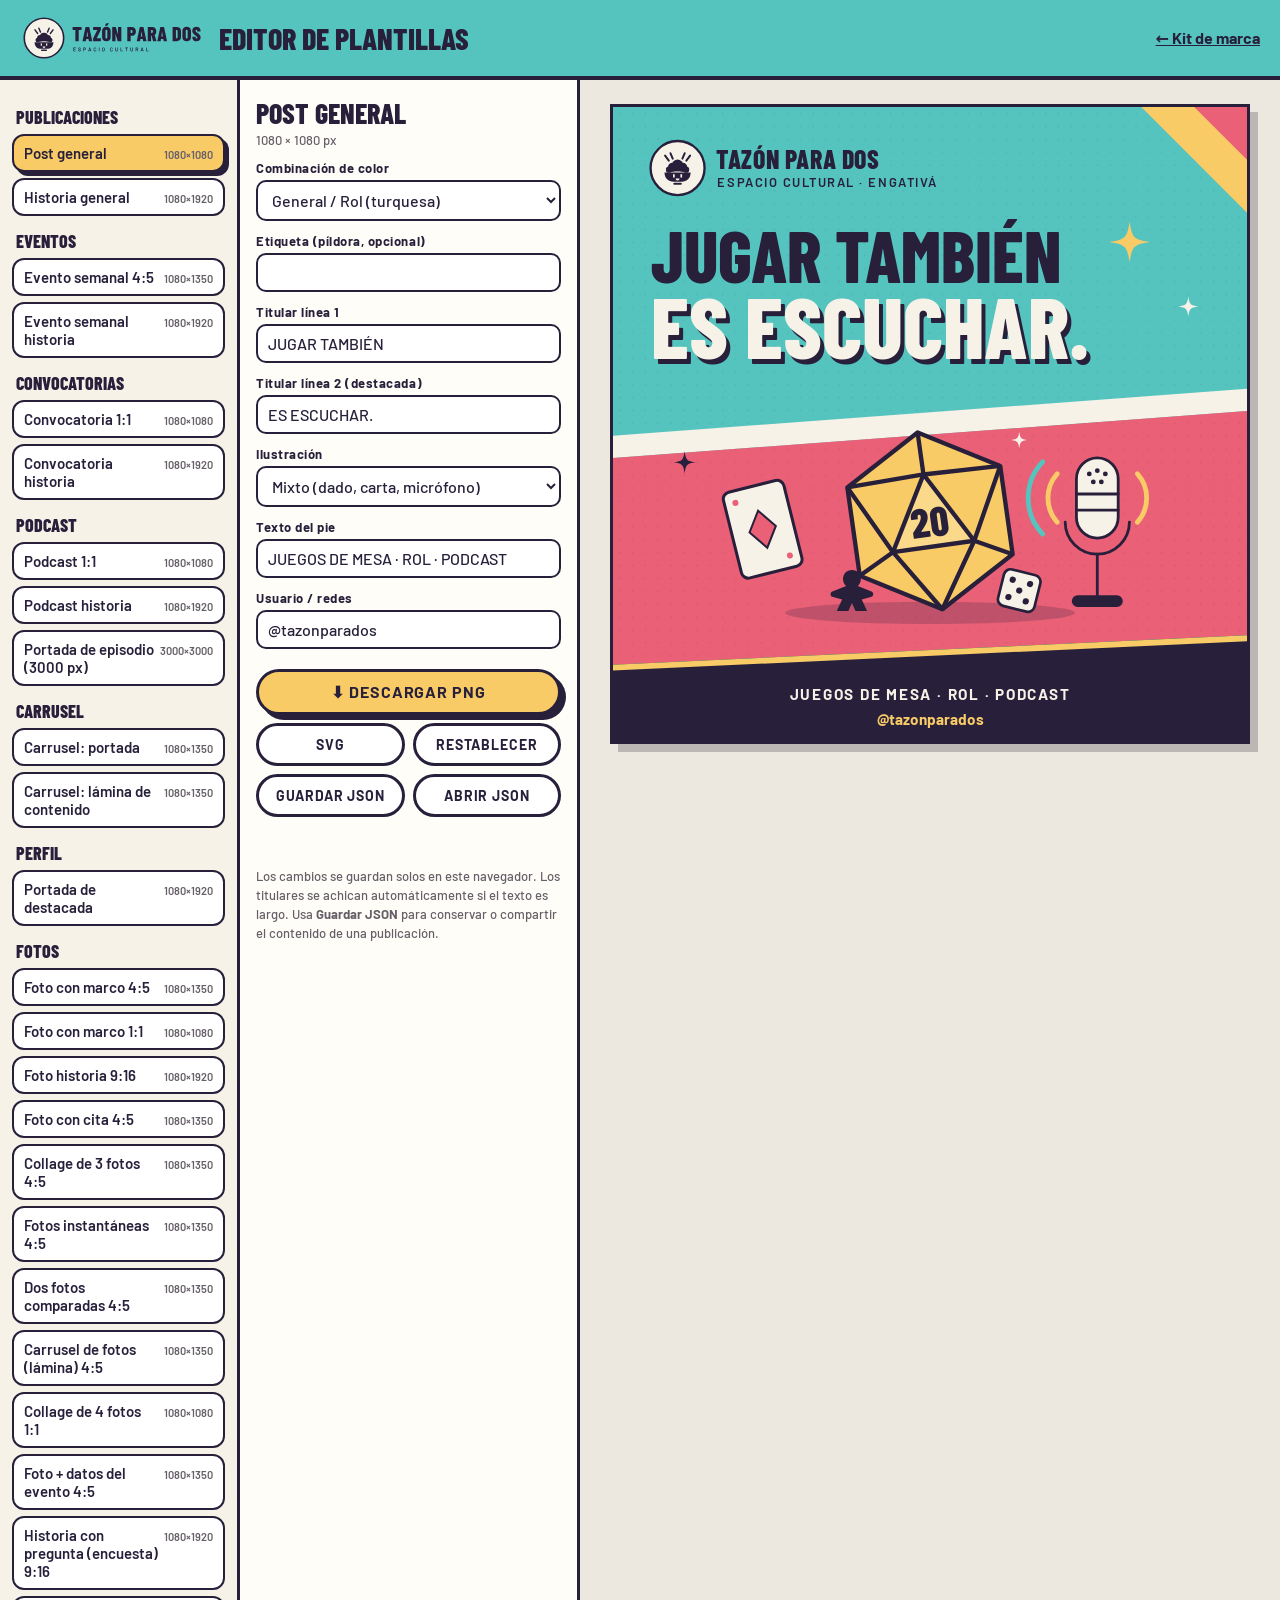
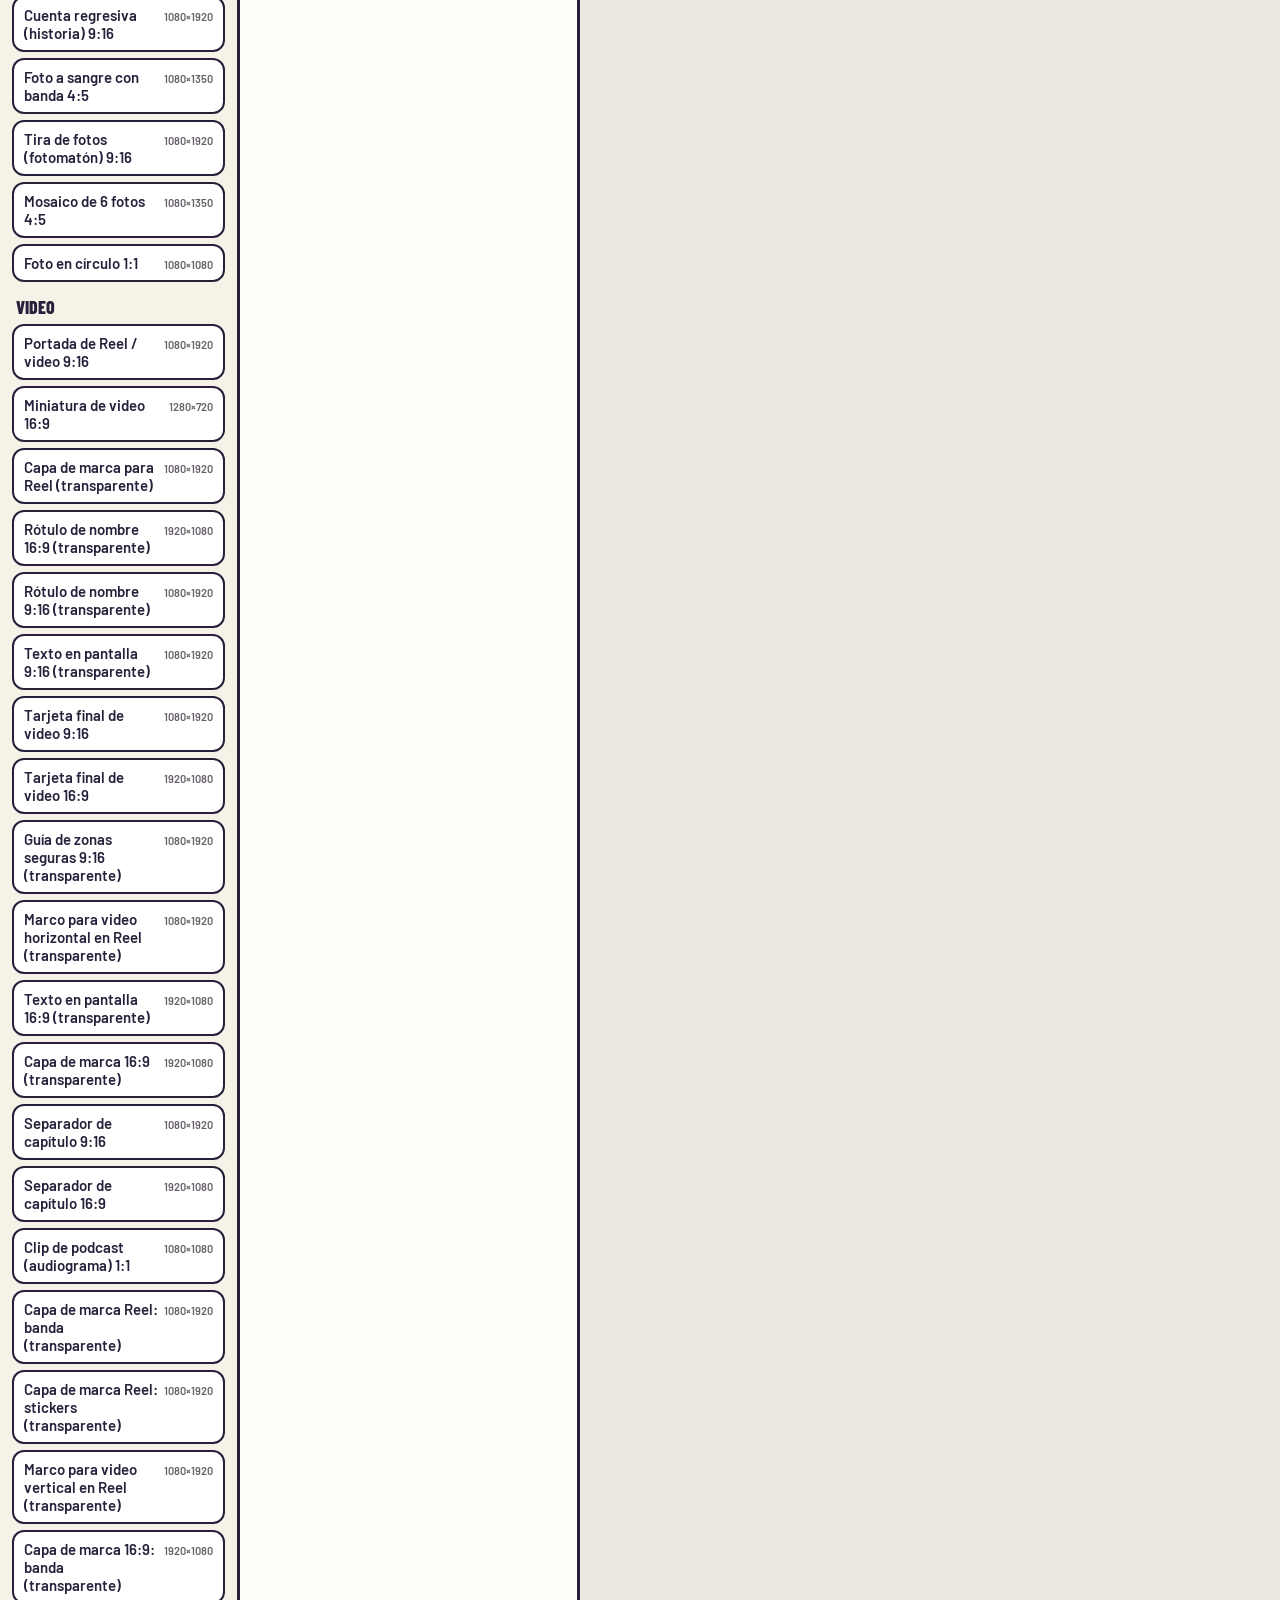
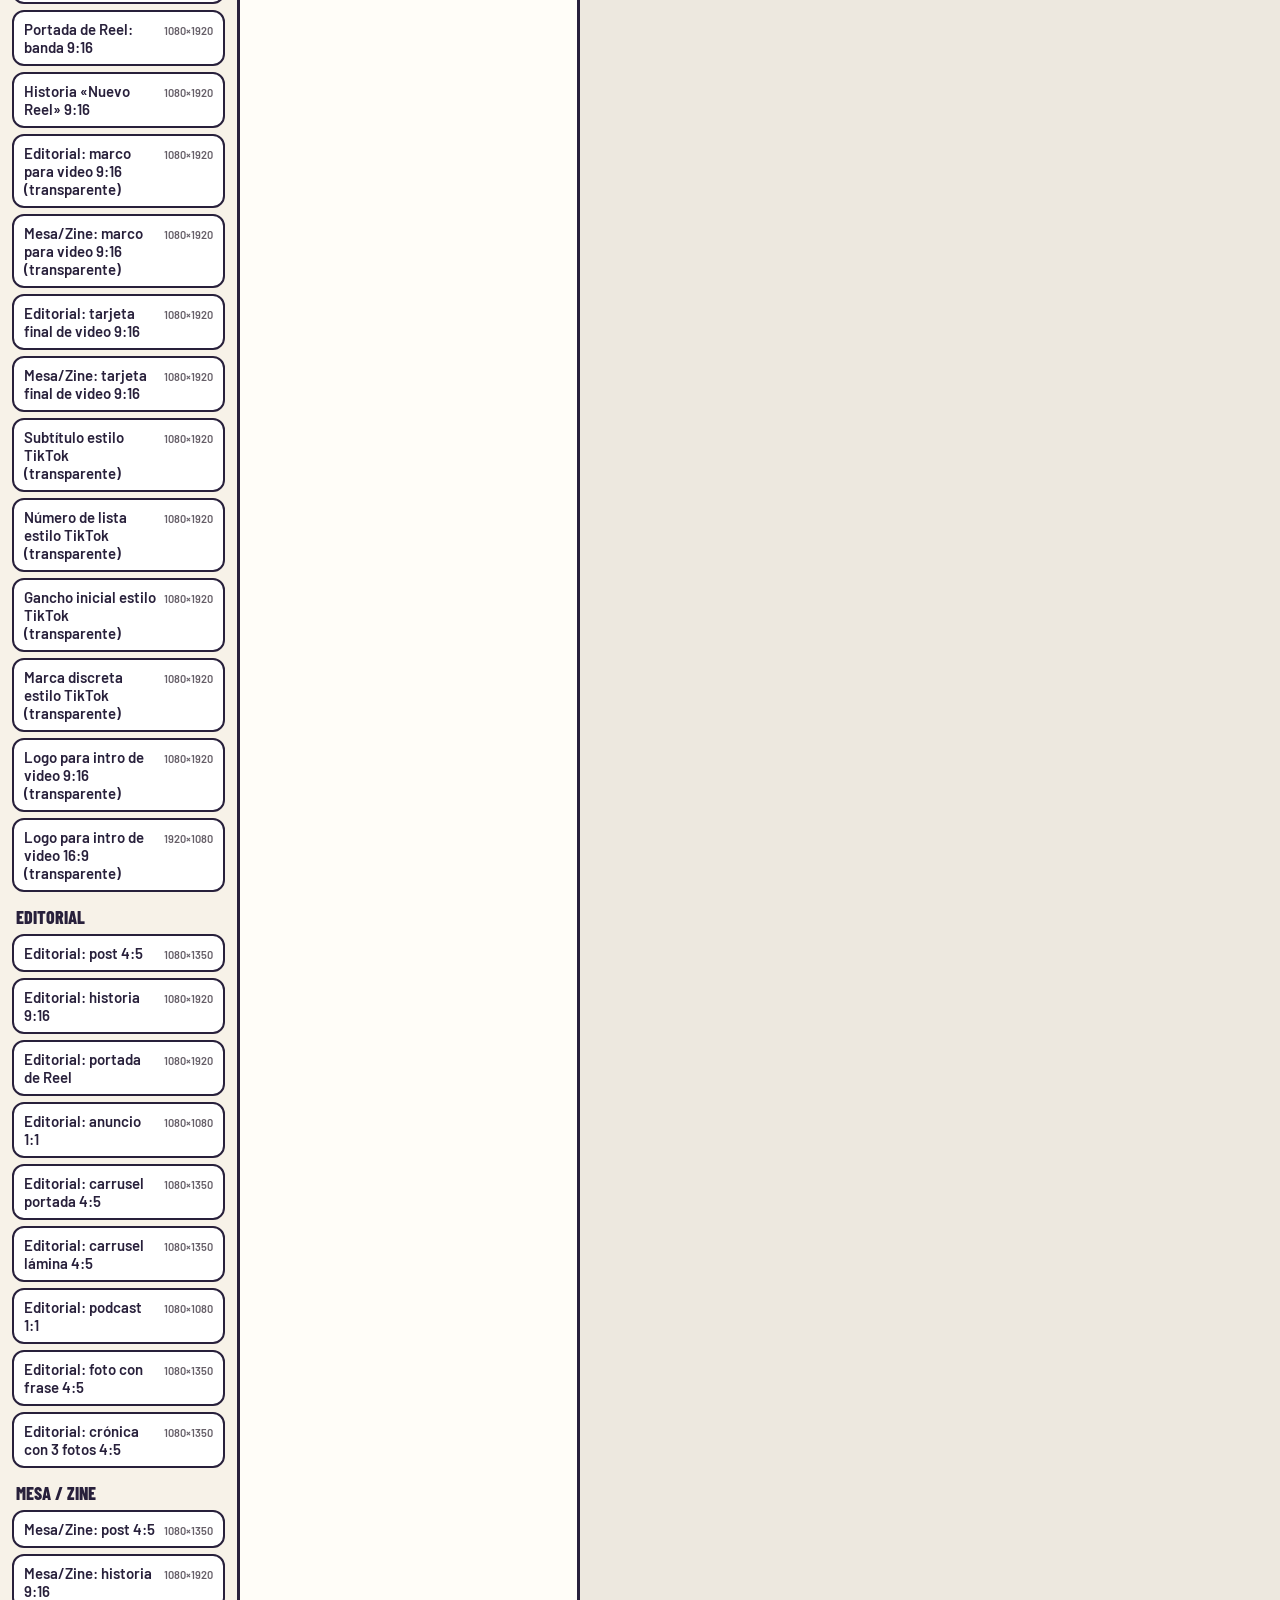
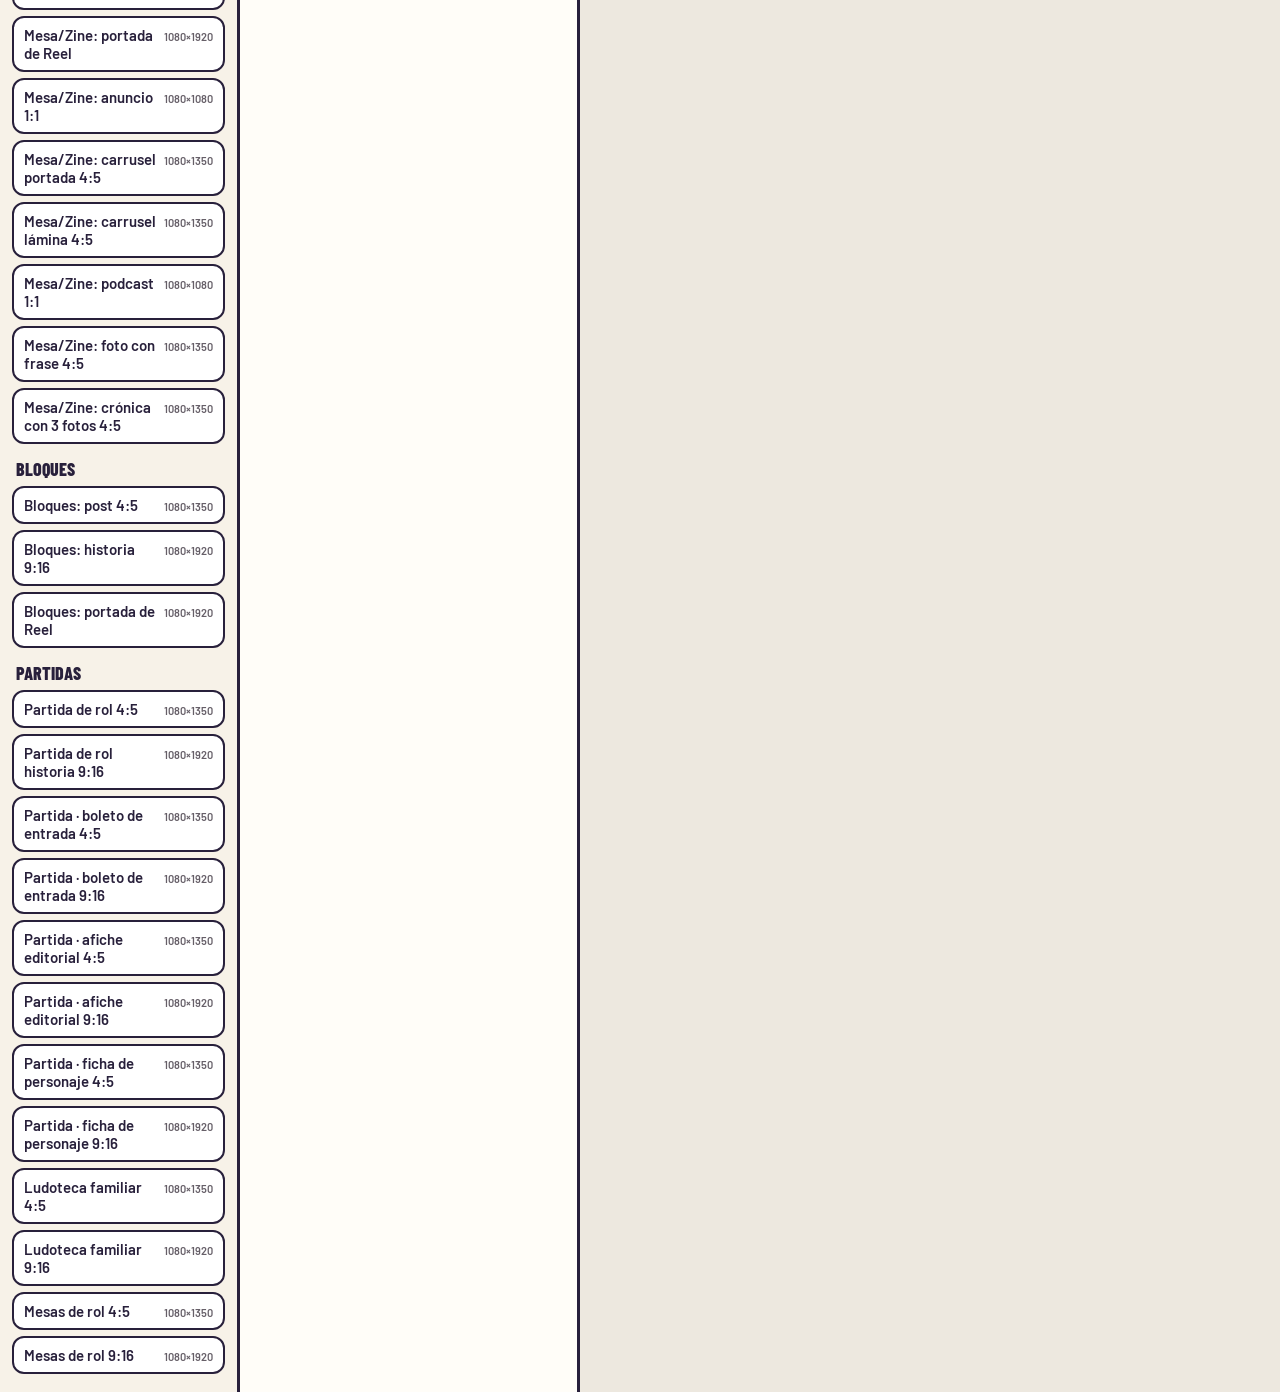
<file: editor/index.html>
<!doctype html>
<html lang="es">
<head>
<meta charset="utf-8">
<meta name="viewport" content="width=device-width, initial-scale=1">
<title>Editor de plantillas · Tazón para Dos</title>
<link rel="icon" href="../assets/logo/favicon.svg" type="image/svg+xml">
<link rel="stylesheet" href="../brand/tokens.css">
<style>
  @font-face { font-family: 'Barlow Condensed'; font-weight: 800; src: url('../tools/fonts/BarlowCondensed-ExtraBold.ttf'); }
  @font-face { font-family: 'Barlow'; font-weight: 500; src: url('../tools/fonts/Barlow-Medium.ttf'); }
  @font-face { font-family: 'Barlow'; font-weight: 600; src: url('../tools/fonts/Barlow-SemiBold.ttf'); }
  @font-face { font-family: 'Barlow'; font-weight: 700; src: url('../tools/fonts/Barlow-Bold.ttf'); }
  * { box-sizing: border-box; }
  body { margin: 0; background: var(--paper); color: var(--ink); font-family: 'Barlow', system-ui, sans-serif; }
  html.embed body { background: transparent; }
  html.embed svg { display: block; }
  header { display: flex; align-items: center; gap: 14px; padding: 14px 20px; background: var(--teal); background-image: var(--dots); border-bottom: 4px solid var(--ink); }
  header img { height: 48px; }
  header h1 { font-family: 'Barlow Condensed', sans-serif; font-weight: 800; font-size: 30px; margin: 0; text-transform: uppercase; }
  header a { margin-left: auto; color: var(--ink); font-weight: 700; }
  .app { display: grid; grid-template-columns: 240px 340px 1fr; gap: 0; min-height: calc(100vh - 80px); }
  nav { border-right: 3px solid var(--ink); padding: 12px; background: var(--cream); overflow-y: auto; }
  nav .group { font-family: 'Barlow Condensed', sans-serif; font-weight: 800; text-transform: uppercase; font-size: 18px; margin: 14px 4px 6px; }
  nav button { display: flex; justify-content: space-between; align-items: baseline; gap: 6px; width: 100%; text-align: left; font: 600 15px 'Barlow', sans-serif; color: var(--ink); background: #fff; border: 2px solid var(--ink); border-radius: 12px; padding: 8px 10px; margin-bottom: 6px; cursor: pointer; }
  nav button small { color: var(--muted); font-size: 11px; white-space: nowrap; }
  nav button.active { background: var(--sun); box-shadow: 4px 4px 0 var(--ink); }
  aside { border-right: 3px solid var(--ink); padding: 16px; overflow-y: auto; }
  aside h2 { font-family: 'Barlow Condensed', sans-serif; font-weight: 800; font-size: 28px; text-transform: uppercase; margin: 0; }
  #size { color: var(--muted); font-size: 13px; margin: 2px 0 12px; }
  #form label { display: block; font-weight: 700; font-size: 13px; letter-spacing: .04em; margin: 12px 0 4px; }
  #form input[type=text], #form input[type=number], #form textarea, #form select { width: 100%; font: 500 16px 'Barlow', sans-serif; padding: 8px 10px; border: 2px solid var(--ink); border-radius: 10px; background: #fff; color: var(--ink); }
  #form textarea { resize: vertical; }
  #form .check { display: flex; gap: 8px; align-items: center; font-weight: 600; }
  .actions { display: grid; grid-template-columns: 1fr 1fr; gap: 8px; margin-top: 20px; }
  .actions button, .actions label { font: 700 14px 'Barlow', sans-serif; letter-spacing: .06em; text-transform: uppercase; padding: 10px; border: 3px solid var(--ink); border-radius: 999px; background: #fff; color: var(--ink); cursor: pointer; text-align: center; }
  .actions .primary { grid-column: 1 / -1; background: var(--sun); box-shadow: 5px 5px 0 var(--ink); font-size: 16px; }
  .actions input[type=file] { display: none; }
  #status { min-height: 20px; font-size: 14px; margin-top: 12px; }
  main { padding: 24px; display: grid; place-items: start center; background: #ede8df; overflow: auto; }
  #preview { width: min(100%, 640px); max-height: calc(100vh - 140px); border: 3px solid var(--ink); box-shadow: 8px 8px 0 rgba(40,32,59,.25); background: #fff; }
  #preview svg { width: 100%; height: 100%; display: block; }
  #preview.transparent { background: repeating-conic-gradient(#d8d1c5 0 25%, #fff 0 50%) 0 0 / 32px 32px; }
  .img-field { display: flex; align-items: center; gap: 8px; flex-wrap: wrap; }
  .img-field img { width: 72px; height: 72px; object-fit: cover; border: 2px solid var(--ink); border-radius: 10px; }
  .img-field .noimg { font-size: 13px; color: var(--muted); }
  #form .img-field .btn { font: 700 13px 'Barlow', sans-serif; padding: 6px 12px; border: 2px solid var(--ink); border-radius: 999px; background: #fff; cursor: pointer; margin: 0; letter-spacing: .04em; }
  #form .img-field input[type=file] { display: none; }
  .help { font-size: 13px; color: var(--muted); margin-top: 18px; line-height: 1.45; }
  @media (max-width: 960px) {
    .app { grid-template-columns: 1fr; }
    nav { display: flex; gap: 6px; overflow-x: auto; border-right: 0; border-bottom: 3px solid var(--ink); }
    nav .group { display: none; }
    nav button { min-width: 180px; }
    aside { border-right: 0; border-bottom: 3px solid var(--ink); }
    #preview { max-height: none; }
  }
</style>
</head>
<body>
<header>
  <img src="../assets/logo/logotipo-horizontal.svg" alt="Tazón para Dos">
  <h1>Editor de plantillas</h1>
  <a href="../">← Kit de marca</a>
</header>
<div class="app">
  <nav id="templates" aria-label="Plantillas"></nav>
  <aside>
    <h2 id="title">…</h2>
    <p id="size"></p>
    <form id="form" onsubmit="return false"></form>
    <div class="actions">
      <button type="button" id="png" class="primary">⬇ Descargar PNG</button>
      <button type="button" id="svg">SVG</button>
      <button type="button" id="reset">Restablecer</button>
      <button type="button" id="export">Guardar JSON</button>
      <label>Abrir JSON<input type="file" id="import" accept="application/json,.json"></label>
    </div>
    <p id="status" role="status"></p>
    <p class="help">Los cambios se guardan solos en este navegador. Los titulares se achican automáticamente si el texto es largo. Usa <b>Guardar JSON</b> para conservar o compartir el contenido de una publicación.</p>
  </aside>
  <main><div id="preview"></div></main>
</div>
<script src="brand-data.js"></script>
<script src="primitives.js"></script>
<script src="templates.js"></script>
<script src="app.js"></script>
</body>
</html>
</file>
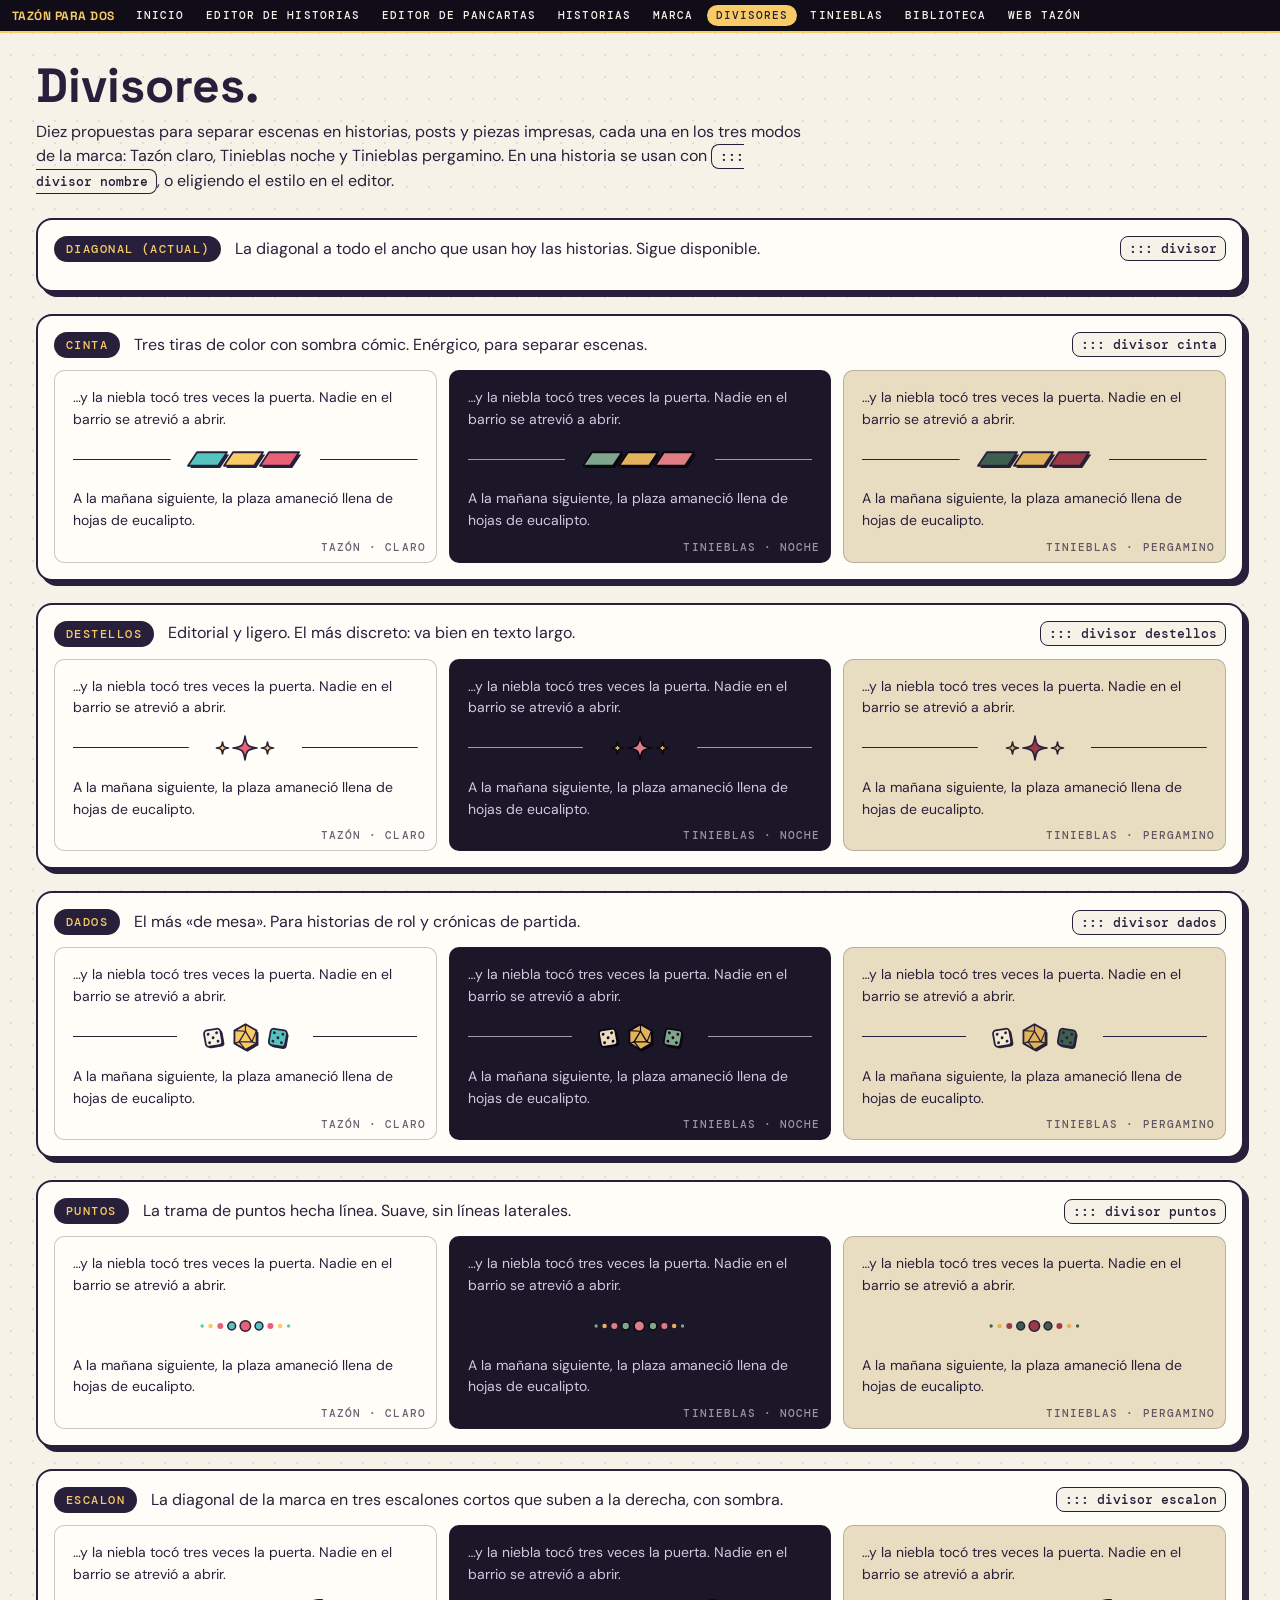
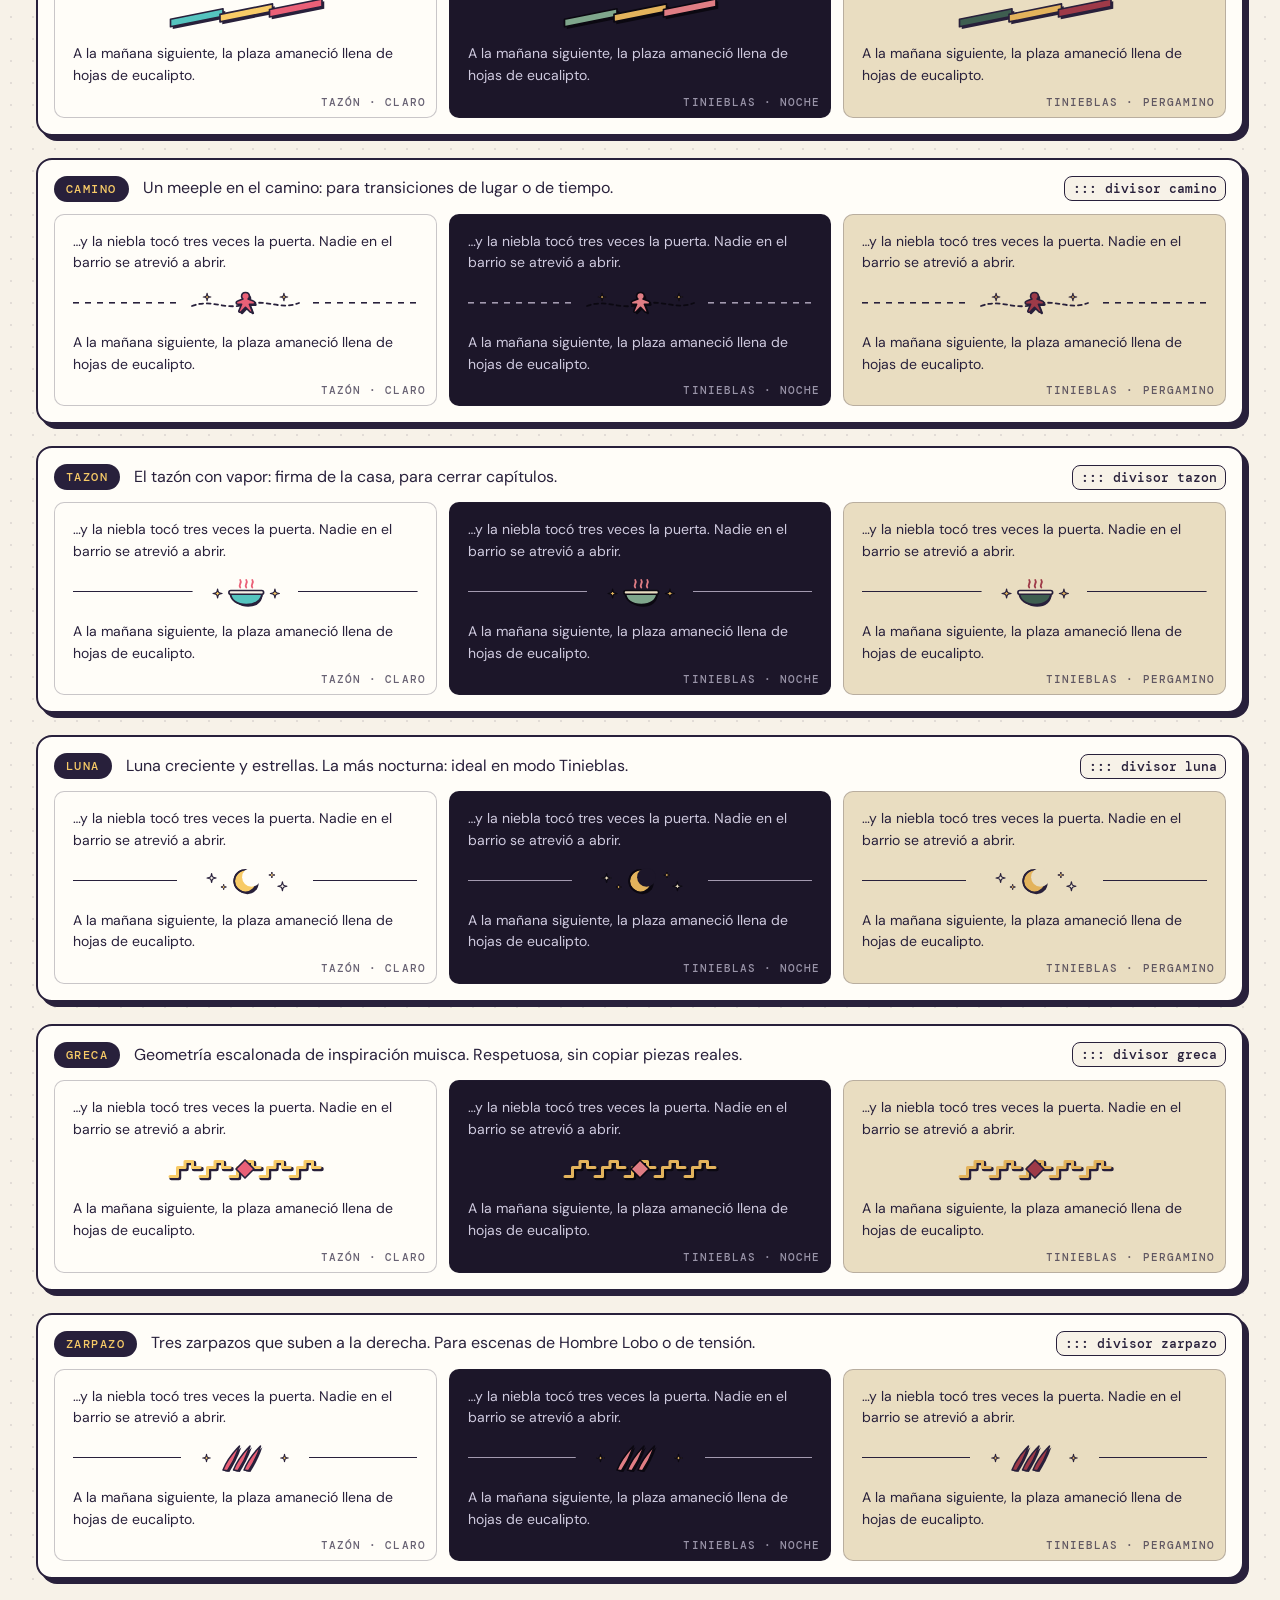
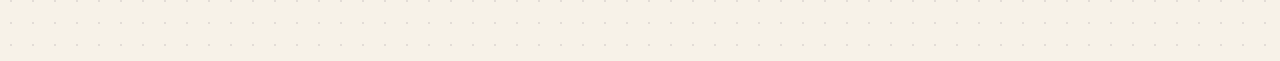
<file: divisores.html>
<!doctype html>
<html lang="es"><head><meta charset="utf-8"><meta name="viewport" content="width=device-width, initial-scale=1">
<title>Divisores Tazón para Dos</title>
<link rel="preconnect" href="https://fonts.googleapis.com">
<link href="https://fonts.googleapis.com/css2?family=DM+Mono:wght@500&family=DM+Sans:wght@400;600&family=Space+Grotesk:wght@700&display=swap" rel="stylesheet">
<style>
:root{--ink:#28203B;--cream:#F7F2E8;--paper:#FFFDF8;--coral:#EA6077;--sun:#F8CB67}
*{box-sizing:border-box}
body{margin:0;background:var(--cream);background-image:radial-gradient(rgba(40,32,59,.10) 1.4px,transparent 1.5px);background-size:22px 22px;color:var(--ink);font:16px/1.55 'DM Sans',sans-serif}
.wrap{max-width:1240px;margin:0 auto;padding:28px 16px 60px}
h1{font:700 clamp(30px,5vw,48px)/1.05 'Space Grotesk';margin:0 0 8px}
.lead{max-width:70ch;margin:0 0 24px}
.fila{background:var(--paper);border:2px solid var(--ink);border-radius:16px;box-shadow:5px 5px 0 var(--ink);padding:16px;margin:0 0 22px}
.fila header{display:flex;flex-wrap:wrap;align-items:center;gap:8px 14px;margin-bottom:12px}
.fila header p{margin:0;flex:1;min-width:220px}
.pildora{font:500 12px 'DM Mono';letter-spacing:.12em;text-transform:uppercase;background:var(--ink);color:var(--sun);padding:5px 12px;border-radius:999px}
code{font:500 13px 'DM Mono';background:var(--cream);border:1.5px solid var(--ink);border-radius:8px;padding:3px 8px}
.celdas{display:grid;grid-template-columns:repeat(3,minmax(0,1fr));gap:12px}
.muestra{position:relative;border-radius:10px;padding:16px 18px 30px;border:1.5px solid rgba(40,32,59,.25);font-size:14px}
.muestra p{margin:0}
.muestra .divisor{margin:14px 0;height:30px!important}
.modo{position:absolute;right:10px;bottom:8px;font:500 10.5px 'DM Mono';letter-spacing:.1em;text-transform:uppercase;opacity:.7}
@media (max-width:820px){.celdas{grid-template-columns:1fr}}
/* Divisores Tazón para Dos · Tazón · claro · generado por tools/divisores.py */
.m-claro.divisor.d-cinta{height:8.0mm;background:url("data:image/svg+xml;utf8,<svg xmlns='http://www.w3.org/2000/svg' viewBox='0 0 168 40' width='168' height='40'><polygon points='11,32 23,14 63,14 51,32' fill='%2328203B'/><polygon points='8,29 20,11 60,11 48,29' fill='%2355C4BF' stroke='%2328203B' stroke-width='2.4' stroke-linejoin='round'/><polygon points='59,32 71,14 111,14 99,32' fill='%2328203B'/><polygon points='56,29 68,11 108,11 96,29' fill='%23F8CB67' stroke='%2328203B' stroke-width='2.4' stroke-linejoin='round'/><polygon points='107,32 119,14 159,14 147,32' fill='%2328203B'/><polygon points='104,29 116,11 156,11 144,29' fill='%23EA6077' stroke='%2328203B' stroke-width='2.4' stroke-linejoin='round'/></svg>") center/auto 100% no-repeat,linear-gradient(#28203B,#28203B) left center/calc(50% - 19.8mm) 1.1pt no-repeat,linear-gradient(#28203B,#28203B) right center/calc(50% - 19.8mm) 1.1pt no-repeat}.m-claro.divisor.d-cinta::after{content:none}
.m-claro.divisor.d-destellos{height:8.0mm;background:url("data:image/svg+xml;utf8,<svg xmlns='http://www.w3.org/2000/svg' viewBox='0 0 120 40' width='120' height='40'><path d='M30,12 C30.96,18.4 31.6,19.04 38,20 C31.6,20.96 30.96,21.6 30,28 C29.04,21.6 28.4,20.96 22,20 C28.4,19.04 29.04,18.4 30,12Z' fill='%23F8CB67' stroke='%2328203B' stroke-width='2.2' stroke-linejoin='round'/><path d='M60,4 C61.92,16.8 63.2,18.08 76,20 C63.2,21.92 61.92,23.2 60,36 C58.08,23.2 56.8,21.92 44,20 C56.8,18.08 58.08,16.8 60,4Z' fill='%23EA6077' stroke='%2328203B' stroke-width='2.2' stroke-linejoin='round'/><path d='M90,12 C90.96,18.4 91.6,19.04 98,20 C91.6,20.96 90.96,21.6 90,28 C89.04,21.6 88.4,20.96 82,20 C88.4,19.04 89.04,18.4 90,12Z' fill='%23F8CB67' stroke='%2328203B' stroke-width='2.2' stroke-linejoin='round'/></svg>") center/auto 100% no-repeat,linear-gradient(#28203B,#28203B) left center/calc(50% - 15.0mm) 1.1pt no-repeat,linear-gradient(#28203B,#28203B) right center/calc(50% - 15.0mm) 1.1pt no-repeat}.m-claro.divisor.d-destellos::after{content:none}
.m-claro.divisor.d-dados{height:8.0mm;background:url("data:image/svg+xml;utf8,<svg xmlns='http://www.w3.org/2000/svg' viewBox='0 0 150 40' width='150' height='40'><g transform='rotate(-10 32 21)'><rect x='23.5' y='12.5' width='22' height='22' rx='4.4' fill='%2328203B'/><rect x='21.0' y='10.0' width='22' height='22' rx='4.4' fill='%23F7F2E8' stroke='%2328203B' stroke-width='2.4'/><circle cx='26.3' cy='15.3' r='1.9' fill='%2328203B'/><circle cx='37.7' cy='26.7' r='1.9' fill='%2328203B'/><circle cx='32.0' cy='21.0' r='1.9' fill='%2328203B'/><circle cx='37.7' cy='15.3' r='1.9' fill='%2328203B'/><circle cx='26.3' cy='26.7' r='1.9' fill='%2328203B'/></g><polygon points='77.5,5.5 92.2,14.0 92.2,31.0 77.5,39.5 62.8,31.0 62.8,14.0' fill='%2328203B'/><polygon points='75.0,3.0 89.7,11.5 89.7,28.5 75.0,37.0 60.3,28.5 60.3,11.5' fill='%23F8CB67' stroke='%2328203B' stroke-width='2.4' stroke-linejoin='round'/><polygon points='75.0,12.3 83.5,26.5 66.5,26.5' fill='none' stroke='%2328203B' stroke-width='1.8' stroke-linejoin='round'/><path d='M75.0 3.0L75.0 12.3M89.7 28.5L83.5 26.5M60.3 28.5L66.5 26.5M89.7 11.5L83.5 26.5M75.0 37.0L66.5 26.5M60.3 11.5L75.0 12.3' stroke='%2328203B' stroke-width='1.6'/><g transform='rotate(10 118 21)'><rect x='109.5' y='12.5' width='22' height='22' rx='4.4' fill='%2328203B'/><rect x='107.0' y='10.0' width='22' height='22' rx='4.4' fill='%2355C4BF' stroke='%2328203B' stroke-width='2.4'/><circle cx='112.3' cy='15.3' r='1.9' fill='%2328203B'/><circle cx='123.7' cy='26.7' r='1.9' fill='%2328203B'/><circle cx='118.0' cy='21.0' r='1.9' fill='%2328203B'/><circle cx='123.7' cy='15.3' r='1.9' fill='%2328203B'/><circle cx='112.3' cy='26.7' r='1.9' fill='%2328203B'/></g></svg>") center/auto 100% no-repeat,linear-gradient(#28203B,#28203B) left center/calc(50% - 18.0mm) 1.1pt no-repeat,linear-gradient(#28203B,#28203B) right center/calc(50% - 18.0mm) 1.1pt no-repeat}.m-claro.divisor.d-dados::after{content:none}
.m-claro.divisor.d-puntos{height:8.0mm;background:url("data:image/svg+xml;utf8,<svg xmlns='http://www.w3.org/2000/svg' viewBox='0 0 132 40' width='132' height='40'><circle cx='8.2' cy='20' r='2.2' fill='%2355C4BF'/><circle cx='19.4' cy='20' r='3' fill='%23F8CB67'/><circle cx='32.4' cy='20' r='4' fill='%23EA6077'/><circle cx='47.6' cy='20' r='5.2' fill='%2355C4BF' stroke='%2328203B' stroke-width='2'/><circle cx='65.8' cy='20' r='7' fill='%23EA6077' stroke='%2328203B' stroke-width='2'/><circle cx='84.0' cy='20' r='5.2' fill='%2355C4BF' stroke='%2328203B' stroke-width='2'/><circle cx='99.2' cy='20' r='4' fill='%23EA6077'/><circle cx='112.2' cy='20' r='3' fill='%23F8CB67'/><circle cx='123.4' cy='20' r='2.2' fill='%2355C4BF'/></svg>") center/auto 100% no-repeat}.m-claro.divisor.d-puntos::after{content:none}
.m-claro.divisor.d-escalon{height:8.0mm;background:url("data:image/svg+xml;utf8,<svg xmlns='http://www.w3.org/2000/svg' viewBox='0 0 220 40' width='220' height='40'><polygon points='13,30.0 83,16.0 83,26.0 13,40.0' fill='%2328203B'/><polygon points='10,27.0 80,13.0 80,23.0 10,37.0' fill='%2355C4BF' stroke='%2328203B' stroke-width='2.2' stroke-linejoin='round'/><polygon points='79,23.5 149,9.5 149,19.5 79,33.5' fill='%2328203B'/><polygon points='76,20.5 146,6.5 146,16.5 76,30.5' fill='%23F8CB67' stroke='%2328203B' stroke-width='2.2' stroke-linejoin='round'/><polygon points='145,17.0 215,3.0 215,13.0 145,27.0' fill='%2328203B'/><polygon points='142,14.0 212,0.0 212,10.0 142,24.0' fill='%23EA6077' stroke='%2328203B' stroke-width='2.2' stroke-linejoin='round'/></svg>") center/auto 100% no-repeat}.m-claro.divisor.d-escalon::after{content:none}
.m-claro.divisor.d-camino{height:8.0mm;background:url("data:image/svg+xml;utf8,<svg xmlns='http://www.w3.org/2000/svg' viewBox='0 0 150 40' width='150' height='40'><path d='M4 24 C30 14 46 30 75 22 C104 14 120 30 146 20' fill='none' stroke='%2328203B' stroke-width='2.4' stroke-dasharray='5 5' stroke-linecap='round'/><path d='M24,7 C24.6,11.0 25.0,11.4 29,12 C25.0,12.6 24.6,13.0 24,17 C23.4,13.0 23.0,12.6 19,12 C23.0,11.4 23.4,11.0 24,7Z' fill='%23F8CB67' stroke='%2328203B' stroke-width='1.6' stroke-linejoin='round'/><path d='M77.5,8.5 C81.0,8.5 82.7,11.1 82.7,13.7 C82.7,15.4 81.8,16.3 81.0,17.2 L87.9,19.8 C90.5,20.6 90.5,24.1 87.9,24.1 L82.7,24.1 L86.2,32.8 C87.0,34.5 85.3,35.4 83.6,34.5 L77.5,28.4 L71.4,34.5 C69.7,35.4 68.0,34.5 68.8,32.8 L72.3,24.1 L67.1,24.1 C64.5,24.1 64.5,20.6 67.1,19.8 L74.0,17.2 C73.2,16.3 72.3,15.4 72.3,13.7 C72.3,11.1 74.0,8.5 77.5,8.5Z' fill='%2328203B'/><path d='M75.0,6.0 C78.5,6.0 80.2,8.6 80.2,11.2 C80.2,12.9 79.3,13.8 78.5,14.7 L85.4,17.3 C88.0,18.1 88.0,21.6 85.4,21.6 L80.2,21.6 L83.7,30.3 C84.5,32.0 82.8,32.9 81.1,32.0 L75.0,25.9 L68.9,32.0 C67.2,32.9 65.5,32.0 66.3,30.3 L69.8,21.6 L64.6,21.6 C62.0,21.6 62.0,18.1 64.6,17.3 L71.5,14.7 C70.7,13.8 69.8,12.9 69.8,11.2 C69.8,8.6 71.5,6.0 75.0,6.0Z' fill='%23EA6077' stroke='%2328203B' stroke-width='2.2' stroke-linejoin='round'/><path d='M126,7 C126.6,11.0 127.0,11.4 131,12 C127.0,12.6 126.6,13.0 126,17 C125.4,13.0 125.0,12.6 121,12 C125.0,11.4 125.4,11.0 126,7Z' fill='%23F8CB67' stroke='%2328203B' stroke-width='1.6' stroke-linejoin='round'/></svg>") center/auto 100% no-repeat,repeating-linear-gradient(90deg,#28203B 0 1.6mm,transparent 1.6mm 3.2mm) left center/calc(50% - 18.0mm) 1.2pt no-repeat,repeating-linear-gradient(90deg,#28203B 0 1.6mm,transparent 1.6mm 3.2mm) right center/calc(50% - 18.0mm) 1.2pt no-repeat}.m-claro.divisor.d-camino::after{content:none}
.m-claro.divisor.d-tazon{height:8.0mm;background:url("data:image/svg+xml;utf8,<svg xmlns='http://www.w3.org/2000/svg' viewBox='0 0 110 40' width='110' height='40'><path d='M37 21 H75 C75 31 67 37 56 37 C45 37 37 31 37 21Z' fill='%2328203B' transform='translate(2.5 2.5)'/><path d='M35 21 H77 C77 31 68 37 56 37 C44 37 35 31 35 21Z' fill='%2355C4BF' stroke='%2328203B' stroke-width='2.4' stroke-linejoin='round'/><rect x='33' y='18' width='46' height='5' rx='2.5' fill='%23F7F2E8' stroke='%2328203B' stroke-width='2.2'/><path d='M48 14 c-3 -4 3 -6 0 -10 M56 14 c-3 -4 3 -6 0 -10 M64 14 c-3 -4 3 -6 0 -10' fill='none' stroke='%23EA6077' stroke-width='2.4' stroke-linecap='round'/><path d='M18,16 C18.72,20.8 19.2,21.28 24,22 C19.2,22.72 18.72,23.2 18,28 C17.28,23.2 16.8,22.72 12,22 C16.8,21.28 17.28,20.8 18,16Z' fill='%23F8CB67' stroke='%2328203B' stroke-width='1.6' stroke-linejoin='round'/><path d='M94,16 C94.72,20.8 95.2,21.28 100,22 C95.2,22.72 94.72,23.2 94,28 C93.28,23.2 92.8,22.72 88,22 C92.8,21.28 93.28,20.8 94,16Z' fill='%23F8CB67' stroke='%2328203B' stroke-width='1.6' stroke-linejoin='round'/></svg>") center/auto 100% no-repeat,linear-gradient(#28203B,#28203B) left center/calc(50% - 14.0mm) 1.1pt no-repeat,linear-gradient(#28203B,#28203B) right center/calc(50% - 14.0mm) 1.1pt no-repeat}.m-claro.divisor.d-tazon::after{content:none}
.m-claro.divisor.d-luna{height:8.0mm;background:url("data:image/svg+xml;utf8,<svg xmlns='http://www.w3.org/2000/svg' viewBox='0 0 150 40' width='150' height='40'><circle cx='77.5' cy='22.5' r='15' fill='%2328203B'/><circle cx='75' cy='20' r='15' fill='%23F8CB67' stroke='%2328203B' stroke-width='2.2'/><circle cx='83' cy='15' r='12.5' fill='%23FFFDF8'/><path d='M71.2 34.6 A15 15 0 0 1 70.6 5.7' fill='none' stroke='%2328203B' stroke-width='2.2' stroke-linecap='round'/><path d='M30,10 C30.72,14.8 31.2,15.28 36,16 C31.2,16.72 30.72,17.2 30,22 C29.28,17.2 28.8,16.72 24,16 C28.8,15.28 29.28,14.8 30,10Z' fill='%23F7F2E8' stroke='%2328203B' stroke-width='1.6' stroke-linejoin='round'/><path d='M46,24.4 C46.432,27.28 46.72,27.568 49.6,28 C46.72,28.432 46.432,28.72 46,31.6 C45.568,28.72 45.28,28.432 42.4,28 C45.28,27.568 45.568,27.28 46,24.4Z' fill='%23F8CB67' stroke='%2328203B' stroke-width='1.3' stroke-linejoin='round'/><path d='M110,8 C110.48,11.2 110.8,11.52 114,12 C110.8,12.48 110.48,12.8 110,16 C109.52,12.8 109.2,12.48 106,12 C109.2,11.52 109.52,11.2 110,8Z' fill='%23F8CB67' stroke='%2328203B' stroke-width='1.3' stroke-linejoin='round'/><path d='M124,21 C124.72,25.8 125.2,26.28 130,27 C125.2,27.72 124.72,28.2 124,33 C123.28,28.2 122.8,27.72 118,27 C122.8,26.28 123.28,25.8 124,21Z' fill='%23F7F2E8' stroke='%2328203B' stroke-width='1.6' stroke-linejoin='round'/></svg>") center/auto 100% no-repeat,linear-gradient(#28203B,#28203B) left center/calc(50% - 18.0mm) 0.9pt no-repeat,linear-gradient(#28203B,#28203B) right center/calc(50% - 18.0mm) 0.9pt no-repeat}.m-claro.divisor.d-luna::after{content:none}
.m-claro.divisor.d-greca{height:8.0mm;background:url("data:image/svg+xml;utf8,<svg xmlns='http://www.w3.org/2000/svg' viewBox='0 0 216 40' width='216' height='40'><path d='M8 30 h10 v-12 h10 v-8 h10 v8 h10M48 30 h10 v-12 h10 v-8 h10 v8 h10M88 30 h10 v-12 h10 v-8 h10 v8 h10M128 30 h10 v-12 h10 v-8 h10 v8 h10M168 30 h10 v-12 h10 v-8 h10 v8 h10' fill='none' stroke='%2328203B' stroke-width='6' stroke-linejoin='round' stroke-linecap='round' transform='translate(2 2)'/><path d='M8 30 h10 v-12 h10 v-8 h10 v8 h10M48 30 h10 v-12 h10 v-8 h10 v8 h10M88 30 h10 v-12 h10 v-8 h10 v8 h10M128 30 h10 v-12 h10 v-8 h10 v8 h10M168 30 h10 v-12 h10 v-8 h10 v8 h10' fill='none' stroke='%23F8CB67' stroke-width='4' stroke-linejoin='round' stroke-linecap='round'/><polygon points='108,8 120,20 108,32 96,20' fill='%23EA6077' stroke='%2328203B' stroke-width='2.2' stroke-linejoin='round'/></svg>") center/auto 100% no-repeat}.m-claro.divisor.d-greca::after{content:none}
.m-claro.divisor.d-zarpazo{height:8.0mm;background:url("data:image/svg+xml;utf8,<svg xmlns='http://www.w3.org/2000/svg' viewBox='0 0 140 40' width='140' height='40'><path d='M40 36 C44 26 52 14 62 4 C58 16 52 28 46 37Z' fill='%2328203B' transform='translate(2.5 1.5)'/><path d='M40 36 C44 26 52 14 62 4 C58 16 52 28 46 37Z' fill='%23EA6077' stroke='%2328203B' stroke-width='2' stroke-linejoin='round'/><path d='M54 36 C58 26 66 14 76 4 C72 16 66 28 60 37Z' fill='%2328203B' transform='translate(2.5 1.5)'/><path d='M54 36 C58 26 66 14 76 4 C72 16 66 28 60 37Z' fill='%23EA6077' stroke='%2328203B' stroke-width='2' stroke-linejoin='round'/><path d='M68 36 C72 26 80 14 90 4 C86 16 80 28 74 37Z' fill='%2328203B' transform='translate(2.5 1.5)'/><path d='M68 36 C72 26 80 14 90 4 C86 16 80 28 74 37Z' fill='%23EA6077' stroke='%2328203B' stroke-width='2' stroke-linejoin='round'/><path d='M18,15 C18.6,19.0 19.0,19.4 23,20 C19.0,20.6 18.6,21.0 18,25 C17.4,21.0 17.0,20.6 13,20 C17.0,19.4 17.4,19.0 18,15Z' fill='%23F8CB67' stroke='%2328203B' stroke-width='1.5' stroke-linejoin='round'/><path d='M122,15 C122.6,19.0 123.0,19.4 127,20 C123.0,20.6 122.6,21.0 122,25 C121.4,21.0 121.0,20.6 117,20 C121.0,19.4 121.4,19.0 122,15Z' fill='%23F8CB67' stroke='%2328203B' stroke-width='1.5' stroke-linejoin='round'/></svg>") center/auto 100% no-repeat,linear-gradient(#28203B,#28203B) left center/calc(50% - 17.0mm) 1.1pt no-repeat,linear-gradient(#28203B,#28203B) right center/calc(50% - 17.0mm) 1.1pt no-repeat}.m-claro.divisor.d-zarpazo::after{content:none}
/* Divisores Tazón para Dos · Tinieblas · noche · generado por tools/divisores.py */
.m-noche.divisor.d-cinta{height:8.0mm;background:url("data:image/svg+xml;utf8,<svg xmlns='http://www.w3.org/2000/svg' viewBox='0 0 168 40' width='168' height='40'><polygon points='11,32 23,14 63,14 51,32' fill='%230B0811'/><polygon points='8,29 20,11 60,11 48,29' fill='%237FA68C' stroke='%230B0811' stroke-width='2.4' stroke-linejoin='round'/><polygon points='59,32 71,14 111,14 99,32' fill='%230B0811'/><polygon points='56,29 68,11 108,11 96,29' fill='%23E3B35C' stroke='%230B0811' stroke-width='2.4' stroke-linejoin='round'/><polygon points='107,32 119,14 159,14 147,32' fill='%230B0811'/><polygon points='104,29 116,11 156,11 144,29' fill='%23E07D84' stroke='%230B0811' stroke-width='2.4' stroke-linejoin='round'/></svg>") center/auto 100% no-repeat,linear-gradient(#A39AB0,#A39AB0) left center/calc(50% - 19.8mm) 1.1pt no-repeat,linear-gradient(#A39AB0,#A39AB0) right center/calc(50% - 19.8mm) 1.1pt no-repeat}.m-noche.divisor.d-cinta::after{content:none}
.m-noche.divisor.d-destellos{height:8.0mm;background:url("data:image/svg+xml;utf8,<svg xmlns='http://www.w3.org/2000/svg' viewBox='0 0 120 40' width='120' height='40'><path d='M30,12 C30.96,18.4 31.6,19.04 38,20 C31.6,20.96 30.96,21.6 30,28 C29.04,21.6 28.4,20.96 22,20 C28.4,19.04 29.04,18.4 30,12Z' fill='%23E3B35C' stroke='%230B0811' stroke-width='2.2' stroke-linejoin='round'/><path d='M60,4 C61.92,16.8 63.2,18.08 76,20 C63.2,21.92 61.92,23.2 60,36 C58.08,23.2 56.8,21.92 44,20 C56.8,18.08 58.08,16.8 60,4Z' fill='%23E07D84' stroke='%230B0811' stroke-width='2.2' stroke-linejoin='round'/><path d='M90,12 C90.96,18.4 91.6,19.04 98,20 C91.6,20.96 90.96,21.6 90,28 C89.04,21.6 88.4,20.96 82,20 C88.4,19.04 89.04,18.4 90,12Z' fill='%23E3B35C' stroke='%230B0811' stroke-width='2.2' stroke-linejoin='round'/></svg>") center/auto 100% no-repeat,linear-gradient(#A39AB0,#A39AB0) left center/calc(50% - 15.0mm) 1.1pt no-repeat,linear-gradient(#A39AB0,#A39AB0) right center/calc(50% - 15.0mm) 1.1pt no-repeat}.m-noche.divisor.d-destellos::after{content:none}
.m-noche.divisor.d-dados{height:8.0mm;background:url("data:image/svg+xml;utf8,<svg xmlns='http://www.w3.org/2000/svg' viewBox='0 0 150 40' width='150' height='40'><g transform='rotate(-10 32 21)'><rect x='23.5' y='12.5' width='22' height='22' rx='4.4' fill='%230B0811'/><rect x='21.0' y='10.0' width='22' height='22' rx='4.4' fill='%23E9DDC1' stroke='%230B0811' stroke-width='2.4'/><circle cx='26.3' cy='15.3' r='1.9' fill='%230B0811'/><circle cx='37.7' cy='26.7' r='1.9' fill='%230B0811'/><circle cx='32.0' cy='21.0' r='1.9' fill='%230B0811'/><circle cx='37.7' cy='15.3' r='1.9' fill='%230B0811'/><circle cx='26.3' cy='26.7' r='1.9' fill='%230B0811'/></g><polygon points='77.5,5.5 92.2,14.0 92.2,31.0 77.5,39.5 62.8,31.0 62.8,14.0' fill='%230B0811'/><polygon points='75.0,3.0 89.7,11.5 89.7,28.5 75.0,37.0 60.3,28.5 60.3,11.5' fill='%23E3B35C' stroke='%230B0811' stroke-width='2.4' stroke-linejoin='round'/><polygon points='75.0,12.3 83.5,26.5 66.5,26.5' fill='none' stroke='%230B0811' stroke-width='1.8' stroke-linejoin='round'/><path d='M75.0 3.0L75.0 12.3M89.7 28.5L83.5 26.5M60.3 28.5L66.5 26.5M89.7 11.5L83.5 26.5M75.0 37.0L66.5 26.5M60.3 11.5L75.0 12.3' stroke='%230B0811' stroke-width='1.6'/><g transform='rotate(10 118 21)'><rect x='109.5' y='12.5' width='22' height='22' rx='4.4' fill='%230B0811'/><rect x='107.0' y='10.0' width='22' height='22' rx='4.4' fill='%237FA68C' stroke='%230B0811' stroke-width='2.4'/><circle cx='112.3' cy='15.3' r='1.9' fill='%230B0811'/><circle cx='123.7' cy='26.7' r='1.9' fill='%230B0811'/><circle cx='118.0' cy='21.0' r='1.9' fill='%230B0811'/><circle cx='123.7' cy='15.3' r='1.9' fill='%230B0811'/><circle cx='112.3' cy='26.7' r='1.9' fill='%230B0811'/></g></svg>") center/auto 100% no-repeat,linear-gradient(#A39AB0,#A39AB0) left center/calc(50% - 18.0mm) 1.1pt no-repeat,linear-gradient(#A39AB0,#A39AB0) right center/calc(50% - 18.0mm) 1.1pt no-repeat}.m-noche.divisor.d-dados::after{content:none}
.m-noche.divisor.d-puntos{height:8.0mm;background:url("data:image/svg+xml;utf8,<svg xmlns='http://www.w3.org/2000/svg' viewBox='0 0 132 40' width='132' height='40'><circle cx='8.2' cy='20' r='2.2' fill='%237FA68C'/><circle cx='19.4' cy='20' r='3' fill='%23E3B35C'/><circle cx='32.4' cy='20' r='4' fill='%23E07D84'/><circle cx='47.6' cy='20' r='5.2' fill='%237FA68C' stroke='%230B0811' stroke-width='2'/><circle cx='65.8' cy='20' r='7' fill='%23E07D84' stroke='%230B0811' stroke-width='2'/><circle cx='84.0' cy='20' r='5.2' fill='%237FA68C' stroke='%230B0811' stroke-width='2'/><circle cx='99.2' cy='20' r='4' fill='%23E07D84'/><circle cx='112.2' cy='20' r='3' fill='%23E3B35C'/><circle cx='123.4' cy='20' r='2.2' fill='%237FA68C'/></svg>") center/auto 100% no-repeat}.m-noche.divisor.d-puntos::after{content:none}
.m-noche.divisor.d-escalon{height:8.0mm;background:url("data:image/svg+xml;utf8,<svg xmlns='http://www.w3.org/2000/svg' viewBox='0 0 220 40' width='220' height='40'><polygon points='13,30.0 83,16.0 83,26.0 13,40.0' fill='%230B0811'/><polygon points='10,27.0 80,13.0 80,23.0 10,37.0' fill='%237FA68C' stroke='%230B0811' stroke-width='2.2' stroke-linejoin='round'/><polygon points='79,23.5 149,9.5 149,19.5 79,33.5' fill='%230B0811'/><polygon points='76,20.5 146,6.5 146,16.5 76,30.5' fill='%23E3B35C' stroke='%230B0811' stroke-width='2.2' stroke-linejoin='round'/><polygon points='145,17.0 215,3.0 215,13.0 145,27.0' fill='%230B0811'/><polygon points='142,14.0 212,0.0 212,10.0 142,24.0' fill='%23E07D84' stroke='%230B0811' stroke-width='2.2' stroke-linejoin='round'/></svg>") center/auto 100% no-repeat}.m-noche.divisor.d-escalon::after{content:none}
.m-noche.divisor.d-camino{height:8.0mm;background:url("data:image/svg+xml;utf8,<svg xmlns='http://www.w3.org/2000/svg' viewBox='0 0 150 40' width='150' height='40'><path d='M4 24 C30 14 46 30 75 22 C104 14 120 30 146 20' fill='none' stroke='%230B0811' stroke-width='2.4' stroke-dasharray='5 5' stroke-linecap='round'/><path d='M24,7 C24.6,11.0 25.0,11.4 29,12 C25.0,12.6 24.6,13.0 24,17 C23.4,13.0 23.0,12.6 19,12 C23.0,11.4 23.4,11.0 24,7Z' fill='%23E3B35C' stroke='%230B0811' stroke-width='1.6' stroke-linejoin='round'/><path d='M77.5,8.5 C81.0,8.5 82.7,11.1 82.7,13.7 C82.7,15.4 81.8,16.3 81.0,17.2 L87.9,19.8 C90.5,20.6 90.5,24.1 87.9,24.1 L82.7,24.1 L86.2,32.8 C87.0,34.5 85.3,35.4 83.6,34.5 L77.5,28.4 L71.4,34.5 C69.7,35.4 68.0,34.5 68.8,32.8 L72.3,24.1 L67.1,24.1 C64.5,24.1 64.5,20.6 67.1,19.8 L74.0,17.2 C73.2,16.3 72.3,15.4 72.3,13.7 C72.3,11.1 74.0,8.5 77.5,8.5Z' fill='%230B0811'/><path d='M75.0,6.0 C78.5,6.0 80.2,8.6 80.2,11.2 C80.2,12.9 79.3,13.8 78.5,14.7 L85.4,17.3 C88.0,18.1 88.0,21.6 85.4,21.6 L80.2,21.6 L83.7,30.3 C84.5,32.0 82.8,32.9 81.1,32.0 L75.0,25.9 L68.9,32.0 C67.2,32.9 65.5,32.0 66.3,30.3 L69.8,21.6 L64.6,21.6 C62.0,21.6 62.0,18.1 64.6,17.3 L71.5,14.7 C70.7,13.8 69.8,12.9 69.8,11.2 C69.8,8.6 71.5,6.0 75.0,6.0Z' fill='%23E07D84' stroke='%230B0811' stroke-width='2.2' stroke-linejoin='round'/><path d='M126,7 C126.6,11.0 127.0,11.4 131,12 C127.0,12.6 126.6,13.0 126,17 C125.4,13.0 125.0,12.6 121,12 C125.0,11.4 125.4,11.0 126,7Z' fill='%23E3B35C' stroke='%230B0811' stroke-width='1.6' stroke-linejoin='round'/></svg>") center/auto 100% no-repeat,repeating-linear-gradient(90deg,#A39AB0 0 1.6mm,transparent 1.6mm 3.2mm) left center/calc(50% - 18.0mm) 1.2pt no-repeat,repeating-linear-gradient(90deg,#A39AB0 0 1.6mm,transparent 1.6mm 3.2mm) right center/calc(50% - 18.0mm) 1.2pt no-repeat}.m-noche.divisor.d-camino::after{content:none}
.m-noche.divisor.d-tazon{height:8.0mm;background:url("data:image/svg+xml;utf8,<svg xmlns='http://www.w3.org/2000/svg' viewBox='0 0 110 40' width='110' height='40'><path d='M37 21 H75 C75 31 67 37 56 37 C45 37 37 31 37 21Z' fill='%230B0811' transform='translate(2.5 2.5)'/><path d='M35 21 H77 C77 31 68 37 56 37 C44 37 35 31 35 21Z' fill='%237FA68C' stroke='%230B0811' stroke-width='2.4' stroke-linejoin='round'/><rect x='33' y='18' width='46' height='5' rx='2.5' fill='%23E9DDC1' stroke='%230B0811' stroke-width='2.2'/><path d='M48 14 c-3 -4 3 -6 0 -10 M56 14 c-3 -4 3 -6 0 -10 M64 14 c-3 -4 3 -6 0 -10' fill='none' stroke='%23E07D84' stroke-width='2.4' stroke-linecap='round'/><path d='M18,16 C18.72,20.8 19.2,21.28 24,22 C19.2,22.72 18.72,23.2 18,28 C17.28,23.2 16.8,22.72 12,22 C16.8,21.28 17.28,20.8 18,16Z' fill='%23E3B35C' stroke='%230B0811' stroke-width='1.6' stroke-linejoin='round'/><path d='M94,16 C94.72,20.8 95.2,21.28 100,22 C95.2,22.72 94.72,23.2 94,28 C93.28,23.2 92.8,22.72 88,22 C92.8,21.28 93.28,20.8 94,16Z' fill='%23E3B35C' stroke='%230B0811' stroke-width='1.6' stroke-linejoin='round'/></svg>") center/auto 100% no-repeat,linear-gradient(#A39AB0,#A39AB0) left center/calc(50% - 14.0mm) 1.1pt no-repeat,linear-gradient(#A39AB0,#A39AB0) right center/calc(50% - 14.0mm) 1.1pt no-repeat}.m-noche.divisor.d-tazon::after{content:none}
.m-noche.divisor.d-luna{height:8.0mm;background:url("data:image/svg+xml;utf8,<svg xmlns='http://www.w3.org/2000/svg' viewBox='0 0 150 40' width='150' height='40'><circle cx='77.5' cy='22.5' r='15' fill='%230B0811'/><circle cx='75' cy='20' r='15' fill='%23E3B35C' stroke='%230B0811' stroke-width='2.2'/><circle cx='83' cy='15' r='12.5' fill='%231C1629'/><path d='M71.2 34.6 A15 15 0 0 1 70.6 5.7' fill='none' stroke='%230B0811' stroke-width='2.2' stroke-linecap='round'/><path d='M30,10 C30.72,14.8 31.2,15.28 36,16 C31.2,16.72 30.72,17.2 30,22 C29.28,17.2 28.8,16.72 24,16 C28.8,15.28 29.28,14.8 30,10Z' fill='%23E9DDC1' stroke='%230B0811' stroke-width='1.6' stroke-linejoin='round'/><path d='M46,24.4 C46.432,27.28 46.72,27.568 49.6,28 C46.72,28.432 46.432,28.72 46,31.6 C45.568,28.72 45.28,28.432 42.4,28 C45.28,27.568 45.568,27.28 46,24.4Z' fill='%23E3B35C' stroke='%230B0811' stroke-width='1.3' stroke-linejoin='round'/><path d='M110,8 C110.48,11.2 110.8,11.52 114,12 C110.8,12.48 110.48,12.8 110,16 C109.52,12.8 109.2,12.48 106,12 C109.2,11.52 109.52,11.2 110,8Z' fill='%23E3B35C' stroke='%230B0811' stroke-width='1.3' stroke-linejoin='round'/><path d='M124,21 C124.72,25.8 125.2,26.28 130,27 C125.2,27.72 124.72,28.2 124,33 C123.28,28.2 122.8,27.72 118,27 C122.8,26.28 123.28,25.8 124,21Z' fill='%23E9DDC1' stroke='%230B0811' stroke-width='1.6' stroke-linejoin='round'/></svg>") center/auto 100% no-repeat,linear-gradient(#A39AB0,#A39AB0) left center/calc(50% - 18.0mm) 0.9pt no-repeat,linear-gradient(#A39AB0,#A39AB0) right center/calc(50% - 18.0mm) 0.9pt no-repeat}.m-noche.divisor.d-luna::after{content:none}
.m-noche.divisor.d-greca{height:8.0mm;background:url("data:image/svg+xml;utf8,<svg xmlns='http://www.w3.org/2000/svg' viewBox='0 0 216 40' width='216' height='40'><path d='M8 30 h10 v-12 h10 v-8 h10 v8 h10M48 30 h10 v-12 h10 v-8 h10 v8 h10M88 30 h10 v-12 h10 v-8 h10 v8 h10M128 30 h10 v-12 h10 v-8 h10 v8 h10M168 30 h10 v-12 h10 v-8 h10 v8 h10' fill='none' stroke='%230B0811' stroke-width='6' stroke-linejoin='round' stroke-linecap='round' transform='translate(2 2)'/><path d='M8 30 h10 v-12 h10 v-8 h10 v8 h10M48 30 h10 v-12 h10 v-8 h10 v8 h10M88 30 h10 v-12 h10 v-8 h10 v8 h10M128 30 h10 v-12 h10 v-8 h10 v8 h10M168 30 h10 v-12 h10 v-8 h10 v8 h10' fill='none' stroke='%23E3B35C' stroke-width='4' stroke-linejoin='round' stroke-linecap='round'/><polygon points='108,8 120,20 108,32 96,20' fill='%23E07D84' stroke='%230B0811' stroke-width='2.2' stroke-linejoin='round'/></svg>") center/auto 100% no-repeat}.m-noche.divisor.d-greca::after{content:none}
.m-noche.divisor.d-zarpazo{height:8.0mm;background:url("data:image/svg+xml;utf8,<svg xmlns='http://www.w3.org/2000/svg' viewBox='0 0 140 40' width='140' height='40'><path d='M40 36 C44 26 52 14 62 4 C58 16 52 28 46 37Z' fill='%230B0811' transform='translate(2.5 1.5)'/><path d='M40 36 C44 26 52 14 62 4 C58 16 52 28 46 37Z' fill='%23E07D84' stroke='%230B0811' stroke-width='2' stroke-linejoin='round'/><path d='M54 36 C58 26 66 14 76 4 C72 16 66 28 60 37Z' fill='%230B0811' transform='translate(2.5 1.5)'/><path d='M54 36 C58 26 66 14 76 4 C72 16 66 28 60 37Z' fill='%23E07D84' stroke='%230B0811' stroke-width='2' stroke-linejoin='round'/><path d='M68 36 C72 26 80 14 90 4 C86 16 80 28 74 37Z' fill='%230B0811' transform='translate(2.5 1.5)'/><path d='M68 36 C72 26 80 14 90 4 C86 16 80 28 74 37Z' fill='%23E07D84' stroke='%230B0811' stroke-width='2' stroke-linejoin='round'/><path d='M18,15 C18.6,19.0 19.0,19.4 23,20 C19.0,20.6 18.6,21.0 18,25 C17.4,21.0 17.0,20.6 13,20 C17.0,19.4 17.4,19.0 18,15Z' fill='%23E3B35C' stroke='%230B0811' stroke-width='1.5' stroke-linejoin='round'/><path d='M122,15 C122.6,19.0 123.0,19.4 127,20 C123.0,20.6 122.6,21.0 122,25 C121.4,21.0 121.0,20.6 117,20 C121.0,19.4 121.4,19.0 122,15Z' fill='%23E3B35C' stroke='%230B0811' stroke-width='1.5' stroke-linejoin='round'/></svg>") center/auto 100% no-repeat,linear-gradient(#A39AB0,#A39AB0) left center/calc(50% - 17.0mm) 1.1pt no-repeat,linear-gradient(#A39AB0,#A39AB0) right center/calc(50% - 17.0mm) 1.1pt no-repeat}.m-noche.divisor.d-zarpazo::after{content:none}
/* Divisores Tazón para Dos · Tinieblas · pergamino · generado por tools/divisores.py */
.m-pergamino.divisor.d-cinta{height:8.0mm;background:url("data:image/svg+xml;utf8,<svg xmlns='http://www.w3.org/2000/svg' viewBox='0 0 168 40' width='168' height='40'><polygon points='11,32 23,14 63,14 51,32' fill='%2328203B'/><polygon points='8,29 20,11 60,11 48,29' fill='%233E5E50' stroke='%2328203B' stroke-width='2.4' stroke-linejoin='round'/><polygon points='59,32 71,14 111,14 99,32' fill='%2328203B'/><polygon points='56,29 68,11 108,11 96,29' fill='%23E3B35C' stroke='%2328203B' stroke-width='2.4' stroke-linejoin='round'/><polygon points='107,32 119,14 159,14 147,32' fill='%2328203B'/><polygon points='104,29 116,11 156,11 144,29' fill='%239E3A48' stroke='%2328203B' stroke-width='2.4' stroke-linejoin='round'/></svg>") center/auto 100% no-repeat,linear-gradient(#28203B,#28203B) left center/calc(50% - 19.8mm) 1.1pt no-repeat,linear-gradient(#28203B,#28203B) right center/calc(50% - 19.8mm) 1.1pt no-repeat}.m-pergamino.divisor.d-cinta::after{content:none}
.m-pergamino.divisor.d-destellos{height:8.0mm;background:url("data:image/svg+xml;utf8,<svg xmlns='http://www.w3.org/2000/svg' viewBox='0 0 120 40' width='120' height='40'><path d='M30,12 C30.96,18.4 31.6,19.04 38,20 C31.6,20.96 30.96,21.6 30,28 C29.04,21.6 28.4,20.96 22,20 C28.4,19.04 29.04,18.4 30,12Z' fill='%23E3B35C' stroke='%2328203B' stroke-width='2.2' stroke-linejoin='round'/><path d='M60,4 C61.92,16.8 63.2,18.08 76,20 C63.2,21.92 61.92,23.2 60,36 C58.08,23.2 56.8,21.92 44,20 C56.8,18.08 58.08,16.8 60,4Z' fill='%239E3A48' stroke='%2328203B' stroke-width='2.2' stroke-linejoin='round'/><path d='M90,12 C90.96,18.4 91.6,19.04 98,20 C91.6,20.96 90.96,21.6 90,28 C89.04,21.6 88.4,20.96 82,20 C88.4,19.04 89.04,18.4 90,12Z' fill='%23E3B35C' stroke='%2328203B' stroke-width='2.2' stroke-linejoin='round'/></svg>") center/auto 100% no-repeat,linear-gradient(#28203B,#28203B) left center/calc(50% - 15.0mm) 1.1pt no-repeat,linear-gradient(#28203B,#28203B) right center/calc(50% - 15.0mm) 1.1pt no-repeat}.m-pergamino.divisor.d-destellos::after{content:none}
.m-pergamino.divisor.d-dados{height:8.0mm;background:url("data:image/svg+xml;utf8,<svg xmlns='http://www.w3.org/2000/svg' viewBox='0 0 150 40' width='150' height='40'><g transform='rotate(-10 32 21)'><rect x='23.5' y='12.5' width='22' height='22' rx='4.4' fill='%2328203B'/><rect x='21.0' y='10.0' width='22' height='22' rx='4.4' fill='%23F3EAD3' stroke='%2328203B' stroke-width='2.4'/><circle cx='26.3' cy='15.3' r='1.9' fill='%2328203B'/><circle cx='37.7' cy='26.7' r='1.9' fill='%2328203B'/><circle cx='32.0' cy='21.0' r='1.9' fill='%2328203B'/><circle cx='37.7' cy='15.3' r='1.9' fill='%2328203B'/><circle cx='26.3' cy='26.7' r='1.9' fill='%2328203B'/></g><polygon points='77.5,5.5 92.2,14.0 92.2,31.0 77.5,39.5 62.8,31.0 62.8,14.0' fill='%2328203B'/><polygon points='75.0,3.0 89.7,11.5 89.7,28.5 75.0,37.0 60.3,28.5 60.3,11.5' fill='%23E3B35C' stroke='%2328203B' stroke-width='2.4' stroke-linejoin='round'/><polygon points='75.0,12.3 83.5,26.5 66.5,26.5' fill='none' stroke='%2328203B' stroke-width='1.8' stroke-linejoin='round'/><path d='M75.0 3.0L75.0 12.3M89.7 28.5L83.5 26.5M60.3 28.5L66.5 26.5M89.7 11.5L83.5 26.5M75.0 37.0L66.5 26.5M60.3 11.5L75.0 12.3' stroke='%2328203B' stroke-width='1.6'/><g transform='rotate(10 118 21)'><rect x='109.5' y='12.5' width='22' height='22' rx='4.4' fill='%2328203B'/><rect x='107.0' y='10.0' width='22' height='22' rx='4.4' fill='%233E5E50' stroke='%2328203B' stroke-width='2.4'/><circle cx='112.3' cy='15.3' r='1.9' fill='%2328203B'/><circle cx='123.7' cy='26.7' r='1.9' fill='%2328203B'/><circle cx='118.0' cy='21.0' r='1.9' fill='%2328203B'/><circle cx='123.7' cy='15.3' r='1.9' fill='%2328203B'/><circle cx='112.3' cy='26.7' r='1.9' fill='%2328203B'/></g></svg>") center/auto 100% no-repeat,linear-gradient(#28203B,#28203B) left center/calc(50% - 18.0mm) 1.1pt no-repeat,linear-gradient(#28203B,#28203B) right center/calc(50% - 18.0mm) 1.1pt no-repeat}.m-pergamino.divisor.d-dados::after{content:none}
.m-pergamino.divisor.d-puntos{height:8.0mm;background:url("data:image/svg+xml;utf8,<svg xmlns='http://www.w3.org/2000/svg' viewBox='0 0 132 40' width='132' height='40'><circle cx='8.2' cy='20' r='2.2' fill='%233E5E50'/><circle cx='19.4' cy='20' r='3' fill='%23E3B35C'/><circle cx='32.4' cy='20' r='4' fill='%239E3A48'/><circle cx='47.6' cy='20' r='5.2' fill='%233E5E50' stroke='%2328203B' stroke-width='2'/><circle cx='65.8' cy='20' r='7' fill='%239E3A48' stroke='%2328203B' stroke-width='2'/><circle cx='84.0' cy='20' r='5.2' fill='%233E5E50' stroke='%2328203B' stroke-width='2'/><circle cx='99.2' cy='20' r='4' fill='%239E3A48'/><circle cx='112.2' cy='20' r='3' fill='%23E3B35C'/><circle cx='123.4' cy='20' r='2.2' fill='%233E5E50'/></svg>") center/auto 100% no-repeat}.m-pergamino.divisor.d-puntos::after{content:none}
.m-pergamino.divisor.d-escalon{height:8.0mm;background:url("data:image/svg+xml;utf8,<svg xmlns='http://www.w3.org/2000/svg' viewBox='0 0 220 40' width='220' height='40'><polygon points='13,30.0 83,16.0 83,26.0 13,40.0' fill='%2328203B'/><polygon points='10,27.0 80,13.0 80,23.0 10,37.0' fill='%233E5E50' stroke='%2328203B' stroke-width='2.2' stroke-linejoin='round'/><polygon points='79,23.5 149,9.5 149,19.5 79,33.5' fill='%2328203B'/><polygon points='76,20.5 146,6.5 146,16.5 76,30.5' fill='%23E3B35C' stroke='%2328203B' stroke-width='2.2' stroke-linejoin='round'/><polygon points='145,17.0 215,3.0 215,13.0 145,27.0' fill='%2328203B'/><polygon points='142,14.0 212,0.0 212,10.0 142,24.0' fill='%239E3A48' stroke='%2328203B' stroke-width='2.2' stroke-linejoin='round'/></svg>") center/auto 100% no-repeat}.m-pergamino.divisor.d-escalon::after{content:none}
.m-pergamino.divisor.d-camino{height:8.0mm;background:url("data:image/svg+xml;utf8,<svg xmlns='http://www.w3.org/2000/svg' viewBox='0 0 150 40' width='150' height='40'><path d='M4 24 C30 14 46 30 75 22 C104 14 120 30 146 20' fill='none' stroke='%2328203B' stroke-width='2.4' stroke-dasharray='5 5' stroke-linecap='round'/><path d='M24,7 C24.6,11.0 25.0,11.4 29,12 C25.0,12.6 24.6,13.0 24,17 C23.4,13.0 23.0,12.6 19,12 C23.0,11.4 23.4,11.0 24,7Z' fill='%23E3B35C' stroke='%2328203B' stroke-width='1.6' stroke-linejoin='round'/><path d='M77.5,8.5 C81.0,8.5 82.7,11.1 82.7,13.7 C82.7,15.4 81.8,16.3 81.0,17.2 L87.9,19.8 C90.5,20.6 90.5,24.1 87.9,24.1 L82.7,24.1 L86.2,32.8 C87.0,34.5 85.3,35.4 83.6,34.5 L77.5,28.4 L71.4,34.5 C69.7,35.4 68.0,34.5 68.8,32.8 L72.3,24.1 L67.1,24.1 C64.5,24.1 64.5,20.6 67.1,19.8 L74.0,17.2 C73.2,16.3 72.3,15.4 72.3,13.7 C72.3,11.1 74.0,8.5 77.5,8.5Z' fill='%2328203B'/><path d='M75.0,6.0 C78.5,6.0 80.2,8.6 80.2,11.2 C80.2,12.9 79.3,13.8 78.5,14.7 L85.4,17.3 C88.0,18.1 88.0,21.6 85.4,21.6 L80.2,21.6 L83.7,30.3 C84.5,32.0 82.8,32.9 81.1,32.0 L75.0,25.9 L68.9,32.0 C67.2,32.9 65.5,32.0 66.3,30.3 L69.8,21.6 L64.6,21.6 C62.0,21.6 62.0,18.1 64.6,17.3 L71.5,14.7 C70.7,13.8 69.8,12.9 69.8,11.2 C69.8,8.6 71.5,6.0 75.0,6.0Z' fill='%239E3A48' stroke='%2328203B' stroke-width='2.2' stroke-linejoin='round'/><path d='M126,7 C126.6,11.0 127.0,11.4 131,12 C127.0,12.6 126.6,13.0 126,17 C125.4,13.0 125.0,12.6 121,12 C125.0,11.4 125.4,11.0 126,7Z' fill='%23E3B35C' stroke='%2328203B' stroke-width='1.6' stroke-linejoin='round'/></svg>") center/auto 100% no-repeat,repeating-linear-gradient(90deg,#28203B 0 1.6mm,transparent 1.6mm 3.2mm) left center/calc(50% - 18.0mm) 1.2pt no-repeat,repeating-linear-gradient(90deg,#28203B 0 1.6mm,transparent 1.6mm 3.2mm) right center/calc(50% - 18.0mm) 1.2pt no-repeat}.m-pergamino.divisor.d-camino::after{content:none}
.m-pergamino.divisor.d-tazon{height:8.0mm;background:url("data:image/svg+xml;utf8,<svg xmlns='http://www.w3.org/2000/svg' viewBox='0 0 110 40' width='110' height='40'><path d='M37 21 H75 C75 31 67 37 56 37 C45 37 37 31 37 21Z' fill='%2328203B' transform='translate(2.5 2.5)'/><path d='M35 21 H77 C77 31 68 37 56 37 C44 37 35 31 35 21Z' fill='%233E5E50' stroke='%2328203B' stroke-width='2.4' stroke-linejoin='round'/><rect x='33' y='18' width='46' height='5' rx='2.5' fill='%23F3EAD3' stroke='%2328203B' stroke-width='2.2'/><path d='M48 14 c-3 -4 3 -6 0 -10 M56 14 c-3 -4 3 -6 0 -10 M64 14 c-3 -4 3 -6 0 -10' fill='none' stroke='%239E3A48' stroke-width='2.4' stroke-linecap='round'/><path d='M18,16 C18.72,20.8 19.2,21.28 24,22 C19.2,22.72 18.72,23.2 18,28 C17.28,23.2 16.8,22.72 12,22 C16.8,21.28 17.28,20.8 18,16Z' fill='%23E3B35C' stroke='%2328203B' stroke-width='1.6' stroke-linejoin='round'/><path d='M94,16 C94.72,20.8 95.2,21.28 100,22 C95.2,22.72 94.72,23.2 94,28 C93.28,23.2 92.8,22.72 88,22 C92.8,21.28 93.28,20.8 94,16Z' fill='%23E3B35C' stroke='%2328203B' stroke-width='1.6' stroke-linejoin='round'/></svg>") center/auto 100% no-repeat,linear-gradient(#28203B,#28203B) left center/calc(50% - 14.0mm) 1.1pt no-repeat,linear-gradient(#28203B,#28203B) right center/calc(50% - 14.0mm) 1.1pt no-repeat}.m-pergamino.divisor.d-tazon::after{content:none}
.m-pergamino.divisor.d-luna{height:8.0mm;background:url("data:image/svg+xml;utf8,<svg xmlns='http://www.w3.org/2000/svg' viewBox='0 0 150 40' width='150' height='40'><circle cx='77.5' cy='22.5' r='15' fill='%2328203B'/><circle cx='75' cy='20' r='15' fill='%23E3B35C' stroke='%2328203B' stroke-width='2.2'/><circle cx='83' cy='15' r='12.5' fill='%23E9DDC1'/><path d='M71.2 34.6 A15 15 0 0 1 70.6 5.7' fill='none' stroke='%2328203B' stroke-width='2.2' stroke-linecap='round'/><path d='M30,10 C30.72,14.8 31.2,15.28 36,16 C31.2,16.72 30.72,17.2 30,22 C29.28,17.2 28.8,16.72 24,16 C28.8,15.28 29.28,14.8 30,10Z' fill='%23F3EAD3' stroke='%2328203B' stroke-width='1.6' stroke-linejoin='round'/><path d='M46,24.4 C46.432,27.28 46.72,27.568 49.6,28 C46.72,28.432 46.432,28.72 46,31.6 C45.568,28.72 45.28,28.432 42.4,28 C45.28,27.568 45.568,27.28 46,24.4Z' fill='%23E3B35C' stroke='%2328203B' stroke-width='1.3' stroke-linejoin='round'/><path d='M110,8 C110.48,11.2 110.8,11.52 114,12 C110.8,12.48 110.48,12.8 110,16 C109.52,12.8 109.2,12.48 106,12 C109.2,11.52 109.52,11.2 110,8Z' fill='%23E3B35C' stroke='%2328203B' stroke-width='1.3' stroke-linejoin='round'/><path d='M124,21 C124.72,25.8 125.2,26.28 130,27 C125.2,27.72 124.72,28.2 124,33 C123.28,28.2 122.8,27.72 118,27 C122.8,26.28 123.28,25.8 124,21Z' fill='%23F3EAD3' stroke='%2328203B' stroke-width='1.6' stroke-linejoin='round'/></svg>") center/auto 100% no-repeat,linear-gradient(#28203B,#28203B) left center/calc(50% - 18.0mm) 0.9pt no-repeat,linear-gradient(#28203B,#28203B) right center/calc(50% - 18.0mm) 0.9pt no-repeat}.m-pergamino.divisor.d-luna::after{content:none}
.m-pergamino.divisor.d-greca{height:8.0mm;background:url("data:image/svg+xml;utf8,<svg xmlns='http://www.w3.org/2000/svg' viewBox='0 0 216 40' width='216' height='40'><path d='M8 30 h10 v-12 h10 v-8 h10 v8 h10M48 30 h10 v-12 h10 v-8 h10 v8 h10M88 30 h10 v-12 h10 v-8 h10 v8 h10M128 30 h10 v-12 h10 v-8 h10 v8 h10M168 30 h10 v-12 h10 v-8 h10 v8 h10' fill='none' stroke='%2328203B' stroke-width='6' stroke-linejoin='round' stroke-linecap='round' transform='translate(2 2)'/><path d='M8 30 h10 v-12 h10 v-8 h10 v8 h10M48 30 h10 v-12 h10 v-8 h10 v8 h10M88 30 h10 v-12 h10 v-8 h10 v8 h10M128 30 h10 v-12 h10 v-8 h10 v8 h10M168 30 h10 v-12 h10 v-8 h10 v8 h10' fill='none' stroke='%23E3B35C' stroke-width='4' stroke-linejoin='round' stroke-linecap='round'/><polygon points='108,8 120,20 108,32 96,20' fill='%239E3A48' stroke='%2328203B' stroke-width='2.2' stroke-linejoin='round'/></svg>") center/auto 100% no-repeat}.m-pergamino.divisor.d-greca::after{content:none}
.m-pergamino.divisor.d-zarpazo{height:8.0mm;background:url("data:image/svg+xml;utf8,<svg xmlns='http://www.w3.org/2000/svg' viewBox='0 0 140 40' width='140' height='40'><path d='M40 36 C44 26 52 14 62 4 C58 16 52 28 46 37Z' fill='%2328203B' transform='translate(2.5 1.5)'/><path d='M40 36 C44 26 52 14 62 4 C58 16 52 28 46 37Z' fill='%239E3A48' stroke='%2328203B' stroke-width='2' stroke-linejoin='round'/><path d='M54 36 C58 26 66 14 76 4 C72 16 66 28 60 37Z' fill='%2328203B' transform='translate(2.5 1.5)'/><path d='M54 36 C58 26 66 14 76 4 C72 16 66 28 60 37Z' fill='%239E3A48' stroke='%2328203B' stroke-width='2' stroke-linejoin='round'/><path d='M68 36 C72 26 80 14 90 4 C86 16 80 28 74 37Z' fill='%2328203B' transform='translate(2.5 1.5)'/><path d='M68 36 C72 26 80 14 90 4 C86 16 80 28 74 37Z' fill='%239E3A48' stroke='%2328203B' stroke-width='2' stroke-linejoin='round'/><path d='M18,15 C18.6,19.0 19.0,19.4 23,20 C19.0,20.6 18.6,21.0 18,25 C17.4,21.0 17.0,20.6 13,20 C17.0,19.4 17.4,19.0 18,15Z' fill='%23E3B35C' stroke='%2328203B' stroke-width='1.5' stroke-linejoin='round'/><path d='M122,15 C122.6,19.0 123.0,19.4 127,20 C123.0,20.6 122.6,21.0 122,25 C121.4,21.0 121.0,20.6 117,20 C121.0,19.4 121.4,19.0 122,15Z' fill='%23E3B35C' stroke='%2328203B' stroke-width='1.5' stroke-linejoin='round'/></svg>") center/auto 100% no-repeat,linear-gradient(#28203B,#28203B) left center/calc(50% - 17.0mm) 1.1pt no-repeat,linear-gradient(#28203B,#28203B) right center/calc(50% - 17.0mm) 1.1pt no-repeat}.m-pergamino.divisor.d-zarpazo::after{content:none}

</style></head><body><!--tpd-eco--><style>.tpd-eco{position:relative;z-index:40;display:flex;align-items:center;gap:4px;overflow-x:auto;scrollbar-width:none;background:#110D18;border-bottom:2px solid #F8CB67;padding:5px 12px;font:500 11px/1.2 'DM Mono',ui-monospace,monospace;letter-spacing:.1em;text-transform:uppercase;white-space:nowrap}.tpd-eco::-webkit-scrollbar{display:none}.tpd-eco b{color:#F8CB67;font:700 12px 'Space Grotesk',system-ui,sans-serif;letter-spacing:.04em;margin-right:8px}.tpd-eco a{color:#F7F2E8;text-decoration:none;padding:4px 9px;border-radius:999px;flex:none}.tpd-eco a:hover,.tpd-eco a:focus-visible{background:#2B2340;outline:none}.tpd-eco a[aria-current=page]{background:#F8CB67;color:#28203B}@media print{.tpd-eco{display:none!important}}</style><nav class="tpd-eco" aria-label="Tazón para Dos: sitios y herramientas"><b>TAZÓN PARA DOS</b><a href="https://thetrashkat.github.io/historias-tazon/">Inicio</a><a href="https://thetrashkat.github.io/historias-tazon/editor/">Editor de historias</a><a href="https://thetrashkat.github.io/historias-tazon/editor/pancarta.html">Editor de pancartas</a><a href="https://thetrashkat.github.io/historias-tazon/#historias">Historias</a><a href="https://thetrashkat.github.io/tazon-para-dos-marca/">Marca</a><a href="https://thetrashkat.github.io/tazon-para-dos-marca/divisores.html" aria-current="page">Divisores</a><a href="https://thetrashkat.github.io/tazon-para-dos-tinieblas/">Tinieblas</a><a href="https://thetrashkat.github.io/biblioteca-aventuras/">Biblioteca</a><a href="https://thetrashkat.github.io/tazon-para-dos-web/">Web Tazón</a></nav><!--/tpd-eco--><div class="wrap">
<h1>Divisores.</h1>
<p class="lead">Diez propuestas para separar escenas en historias, posts y piezas impresas, cada una en los tres modos de la marca: Tazón claro, Tinieblas noche y Tinieblas pergamino. En una historia se usan con <code>::: divisor nombre</code>, o eligiendo el estilo en el editor.</p>
<section class="fila" id="diagonal"><header><span class="pildora">diagonal (actual)</span><p>La diagonal a todo el ancho que usan hoy las historias. Sigue disponible.</p><code>::: divisor</code></header></section>
<section class="fila" id="cinta"><header><span class="pildora">cinta</span><p>Tres tiras de color con sombra cómic. Enérgico, para separar escenas.</p><code>::: divisor cinta</code></header><div class="celdas"><div class="muestra" style="background:#FFFDF8;color:#28203B"><p>…y la niebla tocó tres veces la puerta. Nadie en el barrio se atrevió a abrir.</p><div class="divisor d-cinta m-claro"></div><p>A la mañana siguiente, la plaza amaneció llena de hojas de eucalipto.</p><span class="modo">Tazón · claro</span></div><div class="muestra" style="background:#1C1629;color:#CFCADF"><p>…y la niebla tocó tres veces la puerta. Nadie en el barrio se atrevió a abrir.</p><div class="divisor d-cinta m-noche"></div><p>A la mañana siguiente, la plaza amaneció llena de hojas de eucalipto.</p><span class="modo">Tinieblas · noche</span></div><div class="muestra" style="background:#E9DDC1;color:#28203B"><p>…y la niebla tocó tres veces la puerta. Nadie en el barrio se atrevió a abrir.</p><div class="divisor d-cinta m-pergamino"></div><p>A la mañana siguiente, la plaza amaneció llena de hojas de eucalipto.</p><span class="modo">Tinieblas · pergamino</span></div></div></section><section class="fila" id="destellos"><header><span class="pildora">destellos</span><p>Editorial y ligero. El más discreto: va bien en texto largo.</p><code>::: divisor destellos</code></header><div class="celdas"><div class="muestra" style="background:#FFFDF8;color:#28203B"><p>…y la niebla tocó tres veces la puerta. Nadie en el barrio se atrevió a abrir.</p><div class="divisor d-destellos m-claro"></div><p>A la mañana siguiente, la plaza amaneció llena de hojas de eucalipto.</p><span class="modo">Tazón · claro</span></div><div class="muestra" style="background:#1C1629;color:#CFCADF"><p>…y la niebla tocó tres veces la puerta. Nadie en el barrio se atrevió a abrir.</p><div class="divisor d-destellos m-noche"></div><p>A la mañana siguiente, la plaza amaneció llena de hojas de eucalipto.</p><span class="modo">Tinieblas · noche</span></div><div class="muestra" style="background:#E9DDC1;color:#28203B"><p>…y la niebla tocó tres veces la puerta. Nadie en el barrio se atrevió a abrir.</p><div class="divisor d-destellos m-pergamino"></div><p>A la mañana siguiente, la plaza amaneció llena de hojas de eucalipto.</p><span class="modo">Tinieblas · pergamino</span></div></div></section><section class="fila" id="dados"><header><span class="pildora">dados</span><p>El más «de mesa». Para historias de rol y crónicas de partida.</p><code>::: divisor dados</code></header><div class="celdas"><div class="muestra" style="background:#FFFDF8;color:#28203B"><p>…y la niebla tocó tres veces la puerta. Nadie en el barrio se atrevió a abrir.</p><div class="divisor d-dados m-claro"></div><p>A la mañana siguiente, la plaza amaneció llena de hojas de eucalipto.</p><span class="modo">Tazón · claro</span></div><div class="muestra" style="background:#1C1629;color:#CFCADF"><p>…y la niebla tocó tres veces la puerta. Nadie en el barrio se atrevió a abrir.</p><div class="divisor d-dados m-noche"></div><p>A la mañana siguiente, la plaza amaneció llena de hojas de eucalipto.</p><span class="modo">Tinieblas · noche</span></div><div class="muestra" style="background:#E9DDC1;color:#28203B"><p>…y la niebla tocó tres veces la puerta. Nadie en el barrio se atrevió a abrir.</p><div class="divisor d-dados m-pergamino"></div><p>A la mañana siguiente, la plaza amaneció llena de hojas de eucalipto.</p><span class="modo">Tinieblas · pergamino</span></div></div></section><section class="fila" id="puntos"><header><span class="pildora">puntos</span><p>La trama de puntos hecha línea. Suave, sin líneas laterales.</p><code>::: divisor puntos</code></header><div class="celdas"><div class="muestra" style="background:#FFFDF8;color:#28203B"><p>…y la niebla tocó tres veces la puerta. Nadie en el barrio se atrevió a abrir.</p><div class="divisor d-puntos m-claro"></div><p>A la mañana siguiente, la plaza amaneció llena de hojas de eucalipto.</p><span class="modo">Tazón · claro</span></div><div class="muestra" style="background:#1C1629;color:#CFCADF"><p>…y la niebla tocó tres veces la puerta. Nadie en el barrio se atrevió a abrir.</p><div class="divisor d-puntos m-noche"></div><p>A la mañana siguiente, la plaza amaneció llena de hojas de eucalipto.</p><span class="modo">Tinieblas · noche</span></div><div class="muestra" style="background:#E9DDC1;color:#28203B"><p>…y la niebla tocó tres veces la puerta. Nadie en el barrio se atrevió a abrir.</p><div class="divisor d-puntos m-pergamino"></div><p>A la mañana siguiente, la plaza amaneció llena de hojas de eucalipto.</p><span class="modo">Tinieblas · pergamino</span></div></div></section><section class="fila" id="escalon"><header><span class="pildora">escalon</span><p>La diagonal de la marca en tres escalones cortos que suben a la derecha, con sombra.</p><code>::: divisor escalon</code></header><div class="celdas"><div class="muestra" style="background:#FFFDF8;color:#28203B"><p>…y la niebla tocó tres veces la puerta. Nadie en el barrio se atrevió a abrir.</p><div class="divisor d-escalon m-claro"></div><p>A la mañana siguiente, la plaza amaneció llena de hojas de eucalipto.</p><span class="modo">Tazón · claro</span></div><div class="muestra" style="background:#1C1629;color:#CFCADF"><p>…y la niebla tocó tres veces la puerta. Nadie en el barrio se atrevió a abrir.</p><div class="divisor d-escalon m-noche"></div><p>A la mañana siguiente, la plaza amaneció llena de hojas de eucalipto.</p><span class="modo">Tinieblas · noche</span></div><div class="muestra" style="background:#E9DDC1;color:#28203B"><p>…y la niebla tocó tres veces la puerta. Nadie en el barrio se atrevió a abrir.</p><div class="divisor d-escalon m-pergamino"></div><p>A la mañana siguiente, la plaza amaneció llena de hojas de eucalipto.</p><span class="modo">Tinieblas · pergamino</span></div></div></section><section class="fila" id="camino"><header><span class="pildora">camino</span><p>Un meeple en el camino: para transiciones de lugar o de tiempo.</p><code>::: divisor camino</code></header><div class="celdas"><div class="muestra" style="background:#FFFDF8;color:#28203B"><p>…y la niebla tocó tres veces la puerta. Nadie en el barrio se atrevió a abrir.</p><div class="divisor d-camino m-claro"></div><p>A la mañana siguiente, la plaza amaneció llena de hojas de eucalipto.</p><span class="modo">Tazón · claro</span></div><div class="muestra" style="background:#1C1629;color:#CFCADF"><p>…y la niebla tocó tres veces la puerta. Nadie en el barrio se atrevió a abrir.</p><div class="divisor d-camino m-noche"></div><p>A la mañana siguiente, la plaza amaneció llena de hojas de eucalipto.</p><span class="modo">Tinieblas · noche</span></div><div class="muestra" style="background:#E9DDC1;color:#28203B"><p>…y la niebla tocó tres veces la puerta. Nadie en el barrio se atrevió a abrir.</p><div class="divisor d-camino m-pergamino"></div><p>A la mañana siguiente, la plaza amaneció llena de hojas de eucalipto.</p><span class="modo">Tinieblas · pergamino</span></div></div></section><section class="fila" id="tazon"><header><span class="pildora">tazon</span><p>El tazón con vapor: firma de la casa, para cerrar capítulos.</p><code>::: divisor tazon</code></header><div class="celdas"><div class="muestra" style="background:#FFFDF8;color:#28203B"><p>…y la niebla tocó tres veces la puerta. Nadie en el barrio se atrevió a abrir.</p><div class="divisor d-tazon m-claro"></div><p>A la mañana siguiente, la plaza amaneció llena de hojas de eucalipto.</p><span class="modo">Tazón · claro</span></div><div class="muestra" style="background:#1C1629;color:#CFCADF"><p>…y la niebla tocó tres veces la puerta. Nadie en el barrio se atrevió a abrir.</p><div class="divisor d-tazon m-noche"></div><p>A la mañana siguiente, la plaza amaneció llena de hojas de eucalipto.</p><span class="modo">Tinieblas · noche</span></div><div class="muestra" style="background:#E9DDC1;color:#28203B"><p>…y la niebla tocó tres veces la puerta. Nadie en el barrio se atrevió a abrir.</p><div class="divisor d-tazon m-pergamino"></div><p>A la mañana siguiente, la plaza amaneció llena de hojas de eucalipto.</p><span class="modo">Tinieblas · pergamino</span></div></div></section><section class="fila" id="luna"><header><span class="pildora">luna</span><p>Luna creciente y estrellas. La más nocturna: ideal en modo Tinieblas.</p><code>::: divisor luna</code></header><div class="celdas"><div class="muestra" style="background:#FFFDF8;color:#28203B"><p>…y la niebla tocó tres veces la puerta. Nadie en el barrio se atrevió a abrir.</p><div class="divisor d-luna m-claro"></div><p>A la mañana siguiente, la plaza amaneció llena de hojas de eucalipto.</p><span class="modo">Tazón · claro</span></div><div class="muestra" style="background:#1C1629;color:#CFCADF"><p>…y la niebla tocó tres veces la puerta. Nadie en el barrio se atrevió a abrir.</p><div class="divisor d-luna m-noche"></div><p>A la mañana siguiente, la plaza amaneció llena de hojas de eucalipto.</p><span class="modo">Tinieblas · noche</span></div><div class="muestra" style="background:#E9DDC1;color:#28203B"><p>…y la niebla tocó tres veces la puerta. Nadie en el barrio se atrevió a abrir.</p><div class="divisor d-luna m-pergamino"></div><p>A la mañana siguiente, la plaza amaneció llena de hojas de eucalipto.</p><span class="modo">Tinieblas · pergamino</span></div></div></section><section class="fila" id="greca"><header><span class="pildora">greca</span><p>Geometría escalonada de inspiración muisca. Respetuosa, sin copiar piezas reales.</p><code>::: divisor greca</code></header><div class="celdas"><div class="muestra" style="background:#FFFDF8;color:#28203B"><p>…y la niebla tocó tres veces la puerta. Nadie en el barrio se atrevió a abrir.</p><div class="divisor d-greca m-claro"></div><p>A la mañana siguiente, la plaza amaneció llena de hojas de eucalipto.</p><span class="modo">Tazón · claro</span></div><div class="muestra" style="background:#1C1629;color:#CFCADF"><p>…y la niebla tocó tres veces la puerta. Nadie en el barrio se atrevió a abrir.</p><div class="divisor d-greca m-noche"></div><p>A la mañana siguiente, la plaza amaneció llena de hojas de eucalipto.</p><span class="modo">Tinieblas · noche</span></div><div class="muestra" style="background:#E9DDC1;color:#28203B"><p>…y la niebla tocó tres veces la puerta. Nadie en el barrio se atrevió a abrir.</p><div class="divisor d-greca m-pergamino"></div><p>A la mañana siguiente, la plaza amaneció llena de hojas de eucalipto.</p><span class="modo">Tinieblas · pergamino</span></div></div></section><section class="fila" id="zarpazo"><header><span class="pildora">zarpazo</span><p>Tres zarpazos que suben a la derecha. Para escenas de Hombre Lobo o de tensión.</p><code>::: divisor zarpazo</code></header><div class="celdas"><div class="muestra" style="background:#FFFDF8;color:#28203B"><p>…y la niebla tocó tres veces la puerta. Nadie en el barrio se atrevió a abrir.</p><div class="divisor d-zarpazo m-claro"></div><p>A la mañana siguiente, la plaza amaneció llena de hojas de eucalipto.</p><span class="modo">Tazón · claro</span></div><div class="muestra" style="background:#1C1629;color:#CFCADF"><p>…y la niebla tocó tres veces la puerta. Nadie en el barrio se atrevió a abrir.</p><div class="divisor d-zarpazo m-noche"></div><p>A la mañana siguiente, la plaza amaneció llena de hojas de eucalipto.</p><span class="modo">Tinieblas · noche</span></div><div class="muestra" style="background:#E9DDC1;color:#28203B"><p>…y la niebla tocó tres veces la puerta. Nadie en el barrio se atrevió a abrir.</p><div class="divisor d-zarpazo m-pergamino"></div><p>A la mañana siguiente, la plaza amaneció llena de hojas de eucalipto.</p><span class="modo">Tinieblas · pergamino</span></div></div></section>
</div></body></html>
</file>
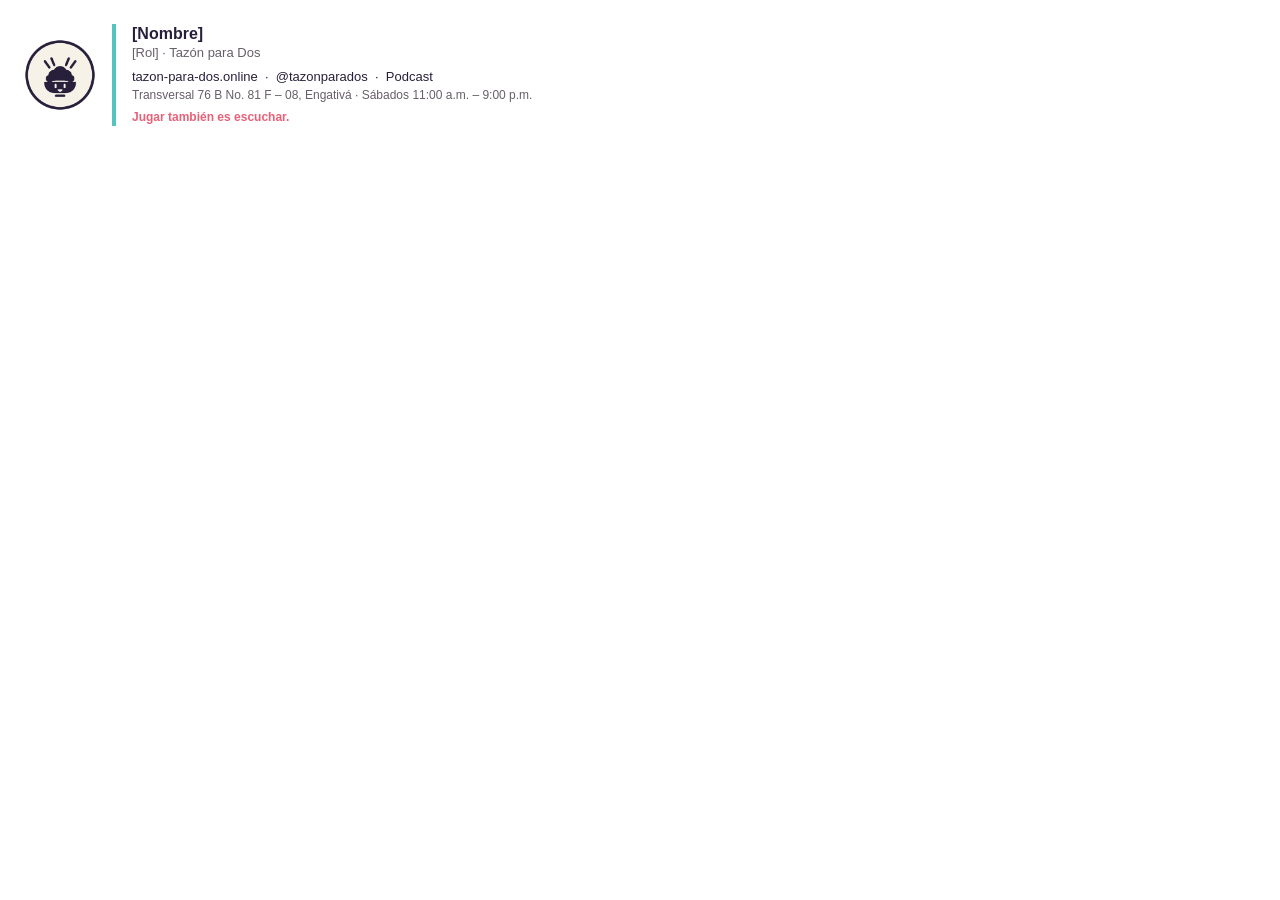
<file: aplicaciones/firma_correo.html>
<!doctype html>
<html lang="es">
<head>
<meta charset="utf-8">
<title>Firma de correo · Tazón para Dos</title>
</head>
<body style="margin:24px;font-family:Arial,Helvetica,sans-serif;background:#ffffff">
<!--
  Firma de correo de Tazón para Dos.
  Cómo usarla en Gmail: abre este archivo en el navegador, selecciona la firma (desde el logo hasta la última línea),
  copia (Ctrl+C) y pégala en Gmail → Configuración → Ver toda la configuración → Firma.
  Cambia [Nombre] y [Rol]. Las imágenes se cargan desde GitHub Pages, así que el repositorio debe seguir público.
  Los clientes de correo no aceptan SVG ni fuentes web: por eso se usan PNG, tablas y Arial.
-->
<table cellpadding="0" cellspacing="0" border="0" style="border-collapse:collapse;color:#28203B">
  <tr>
    <td style="padding-right:16px;vertical-align:middle">
      <a href="https://tazon-para-dos.online/"><img src="https://thetrashkat.github.io/tazon-para-dos-marca/assets/logo/png/sello.png" width="72" height="72" alt="Tazón para Dos" style="display:block;border:0"></a>
    </td>
    <td style="border-left:4px solid #55C4BF;padding-left:16px;vertical-align:middle">
      <div style="font-size:16px;font-weight:bold;line-height:20px">[Nombre]</div>
      <div style="font-size:13px;line-height:18px;color:#665F68">[Rol] · Tazón para Dos</div>
      <div style="font-size:13px;line-height:18px;padding-top:6px">
        <a href="https://tazon-para-dos.online/" style="color:#28203B;text-decoration:none">tazon-para-dos.online</a>
        &nbsp;·&nbsp;
        <a href="https://www.instagram.com/tazonparados/" style="color:#28203B;text-decoration:none">@tazonparados</a>
        &nbsp;·&nbsp;
        <a href="https://open.spotify.com/show/2o68dbyhq4YvyRE3lmVXWY" style="color:#28203B;text-decoration:none">Podcast</a>
      </div>
      <div style="font-size:12px;line-height:18px;color:#665F68">Transversal 76 B No. 81 F – 08, Engativá · Sábados 11:00 a.m. – 9:00 p.m.</div>
      <div style="font-size:12px;line-height:18px;font-weight:bold;color:#EA6077;padding-top:4px">Jugar también es escuchar.</div>
    </td>
  </tr>
</table>
</body>
</html>
</file>
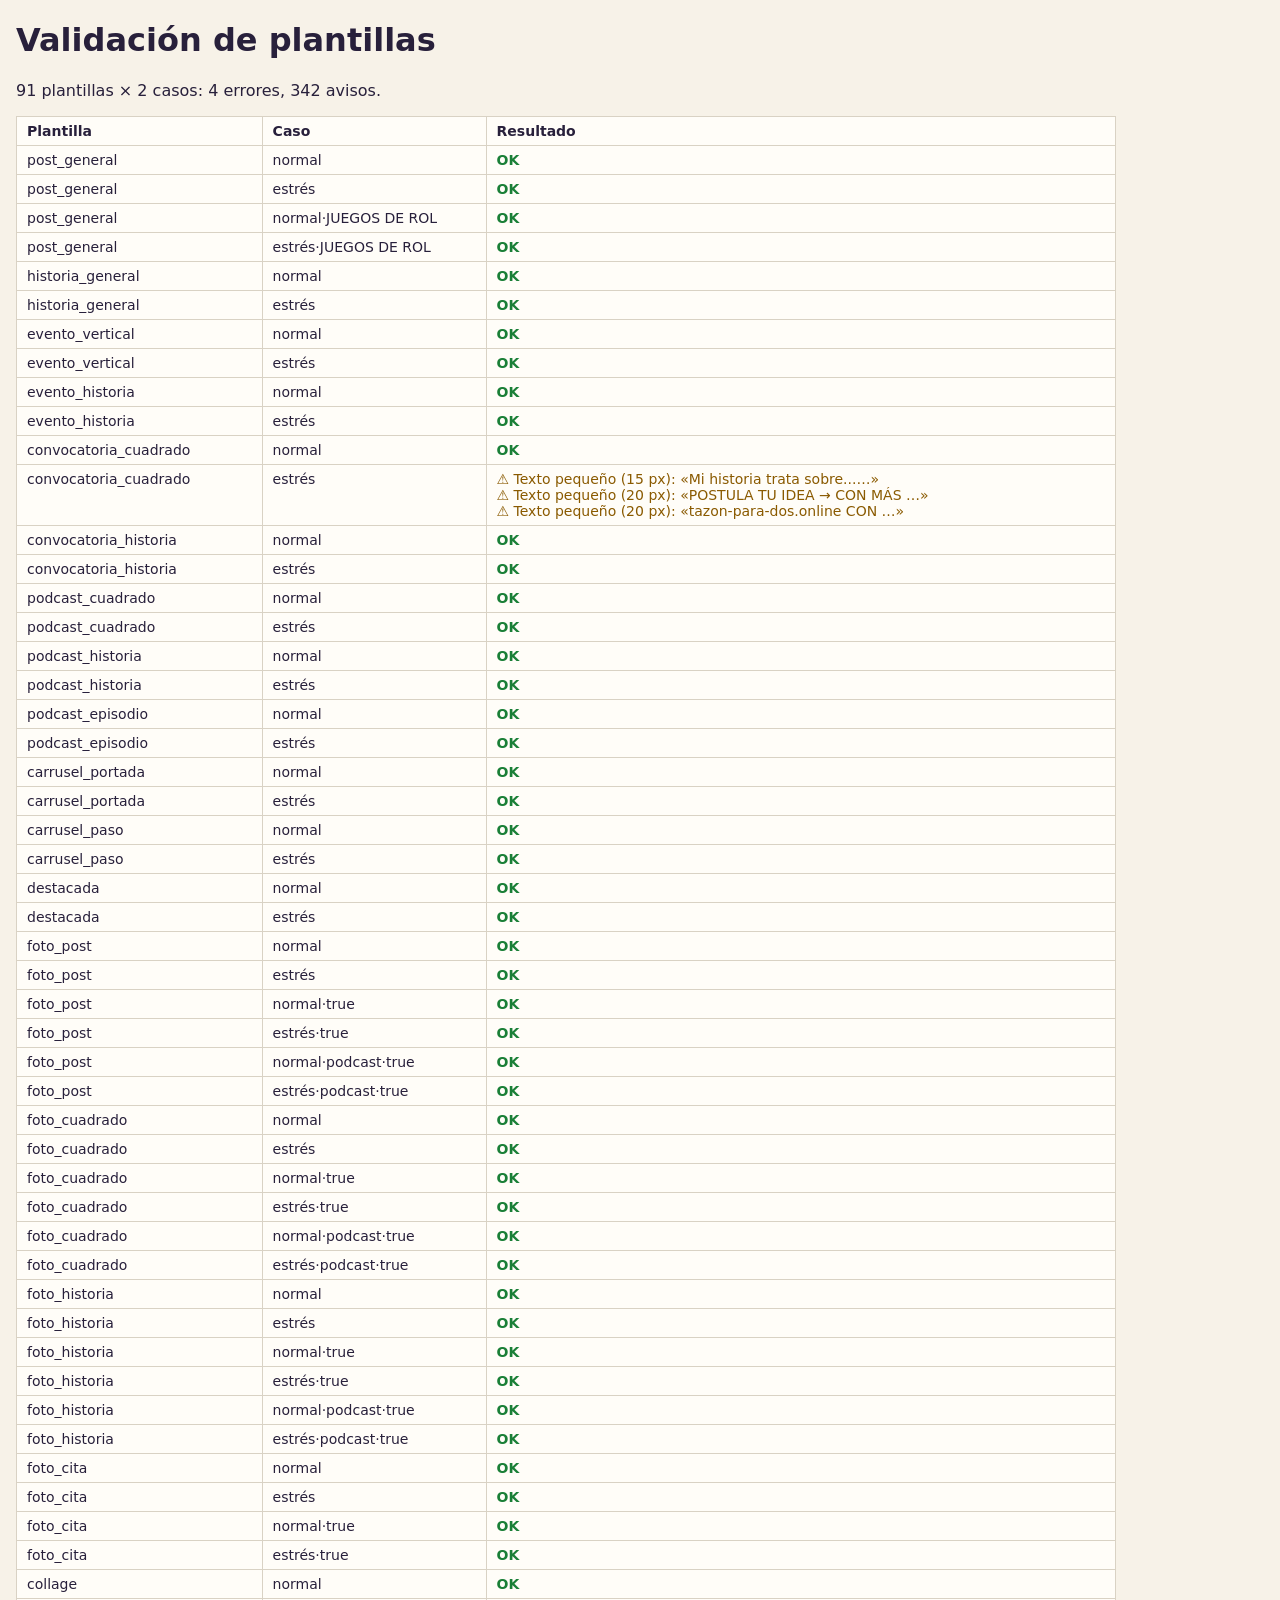
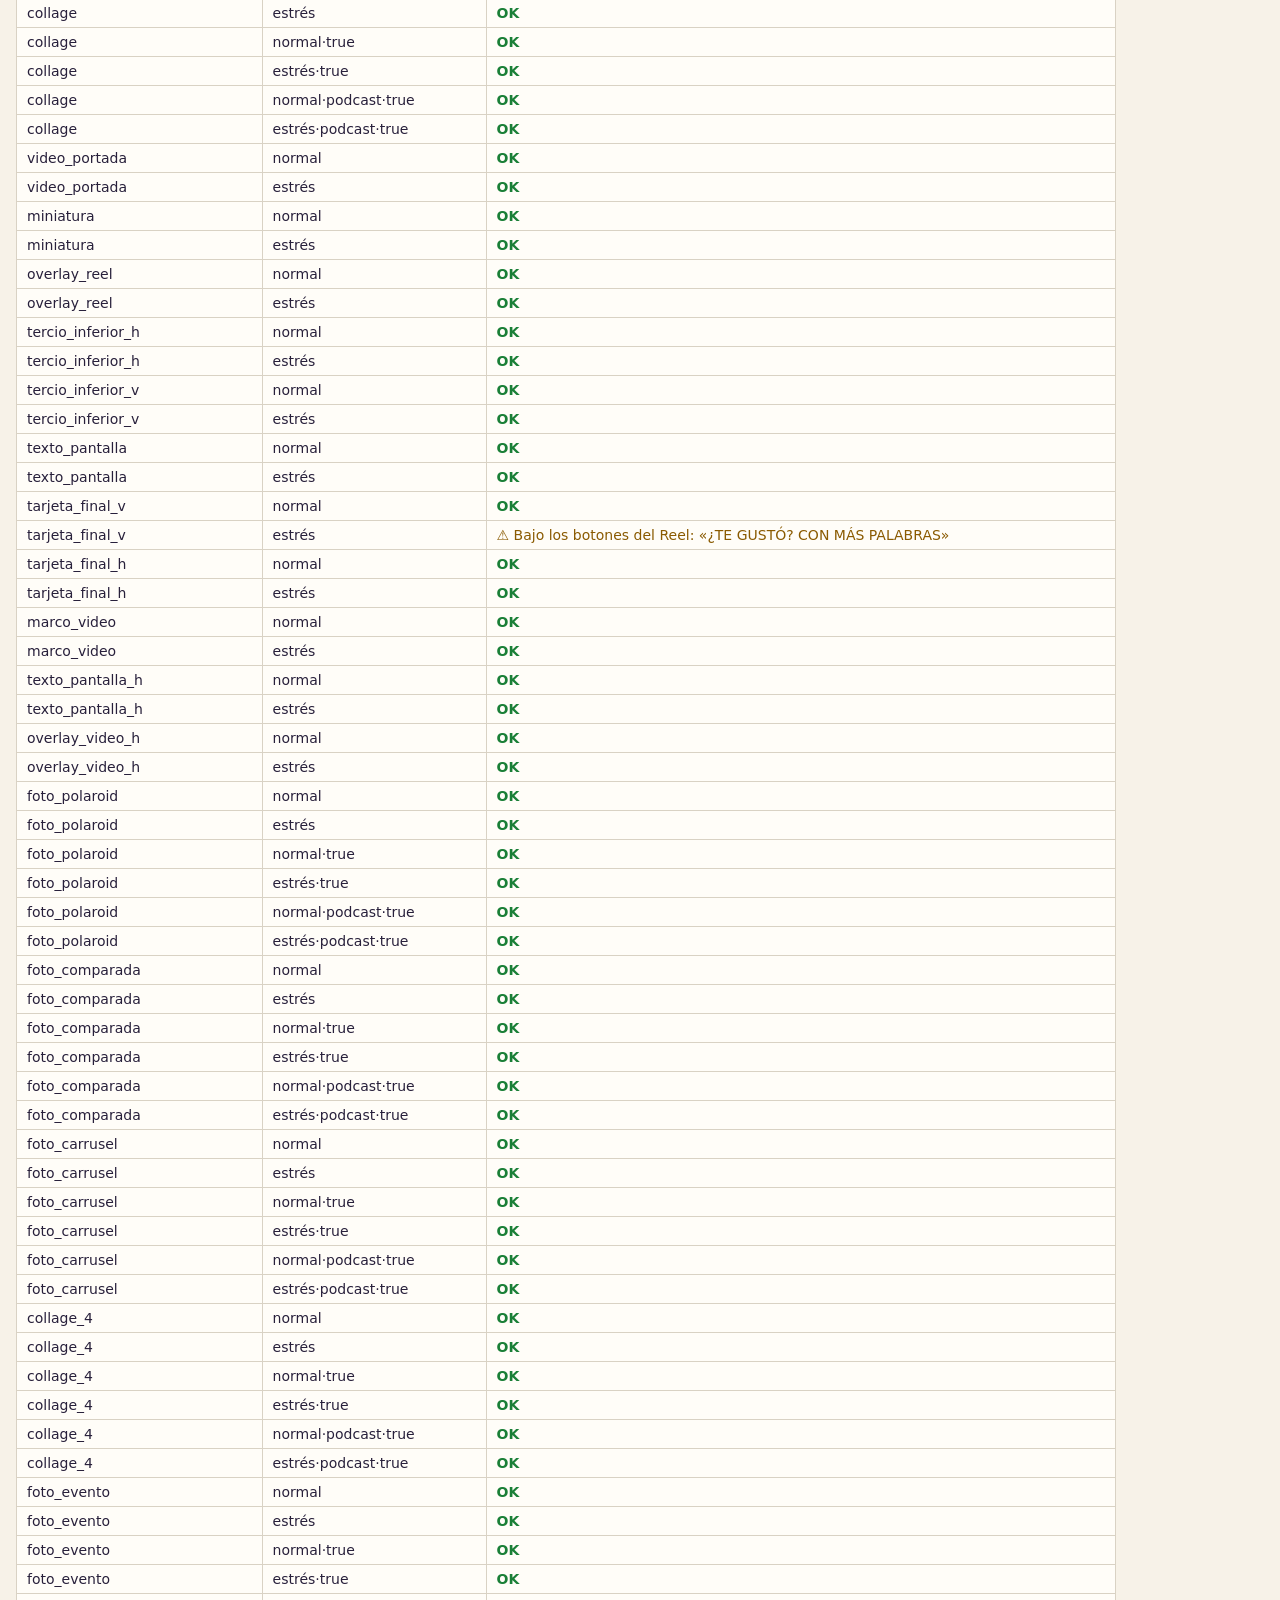
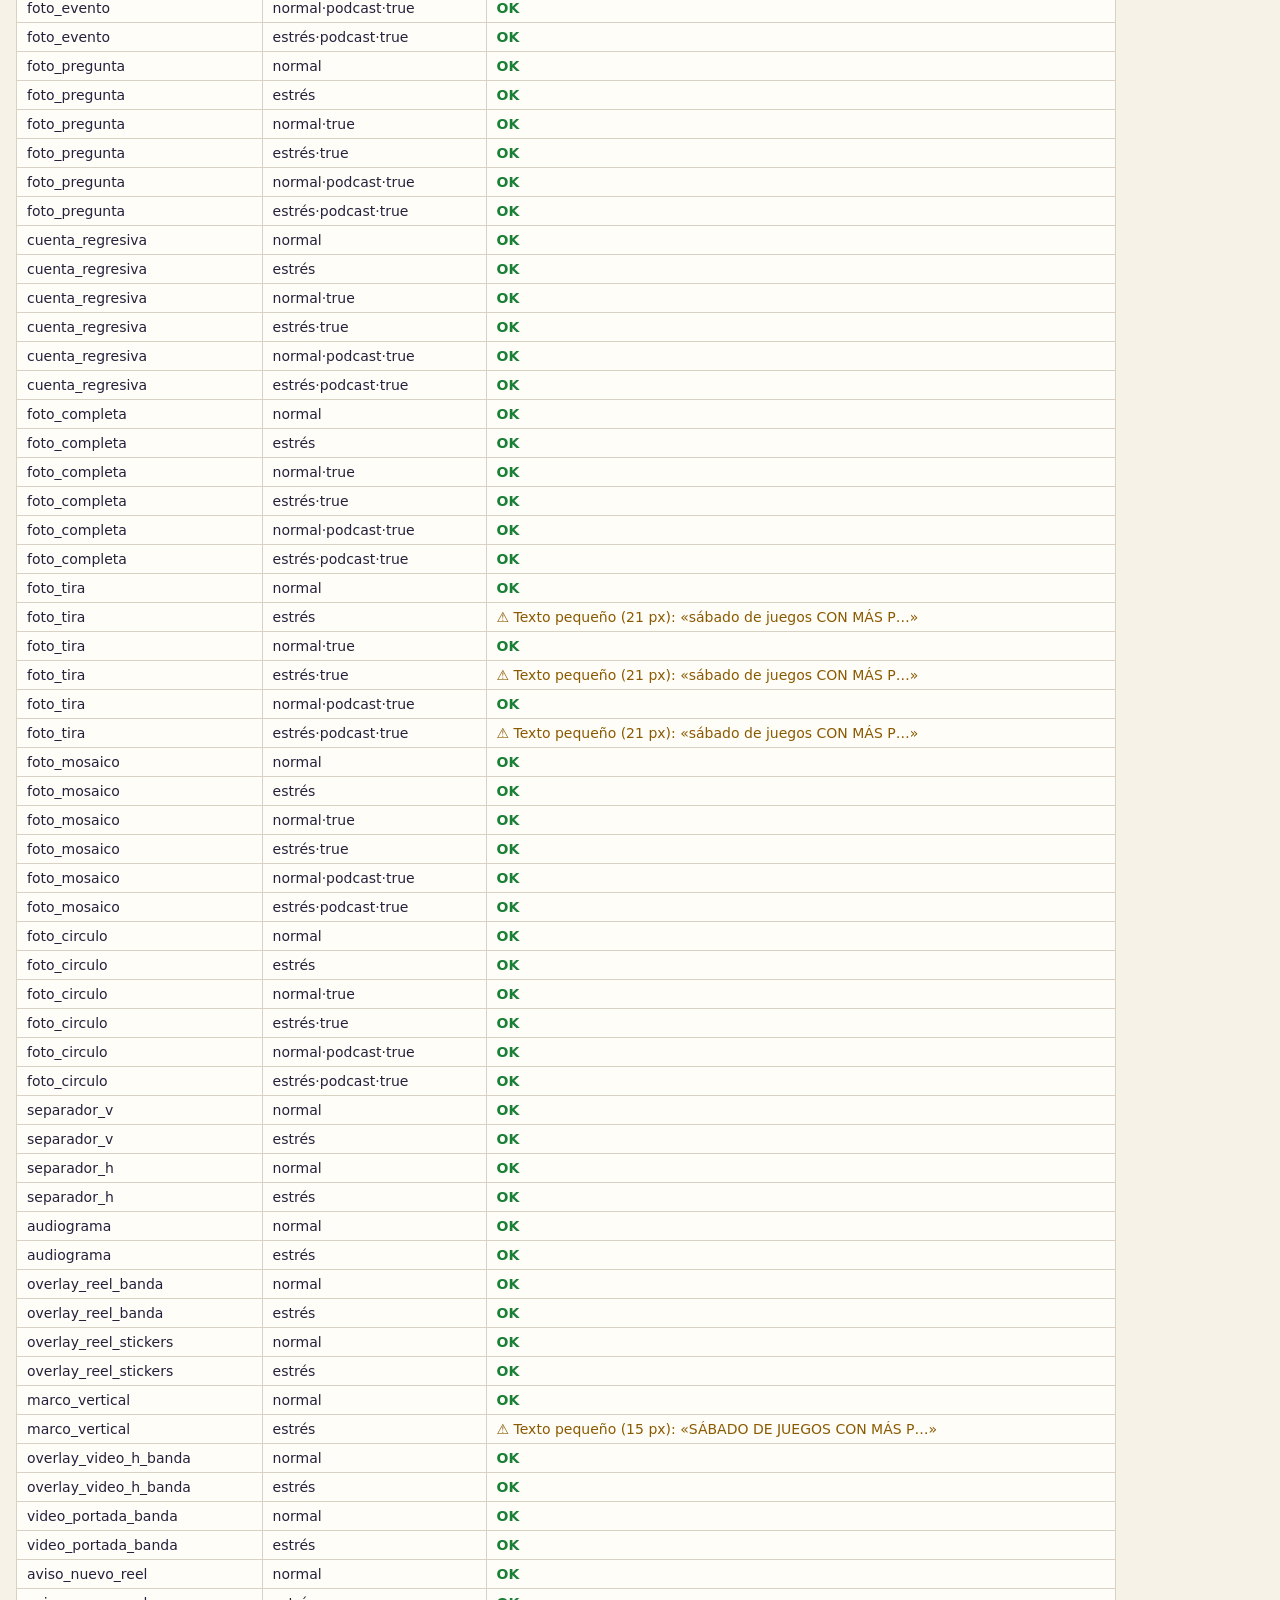
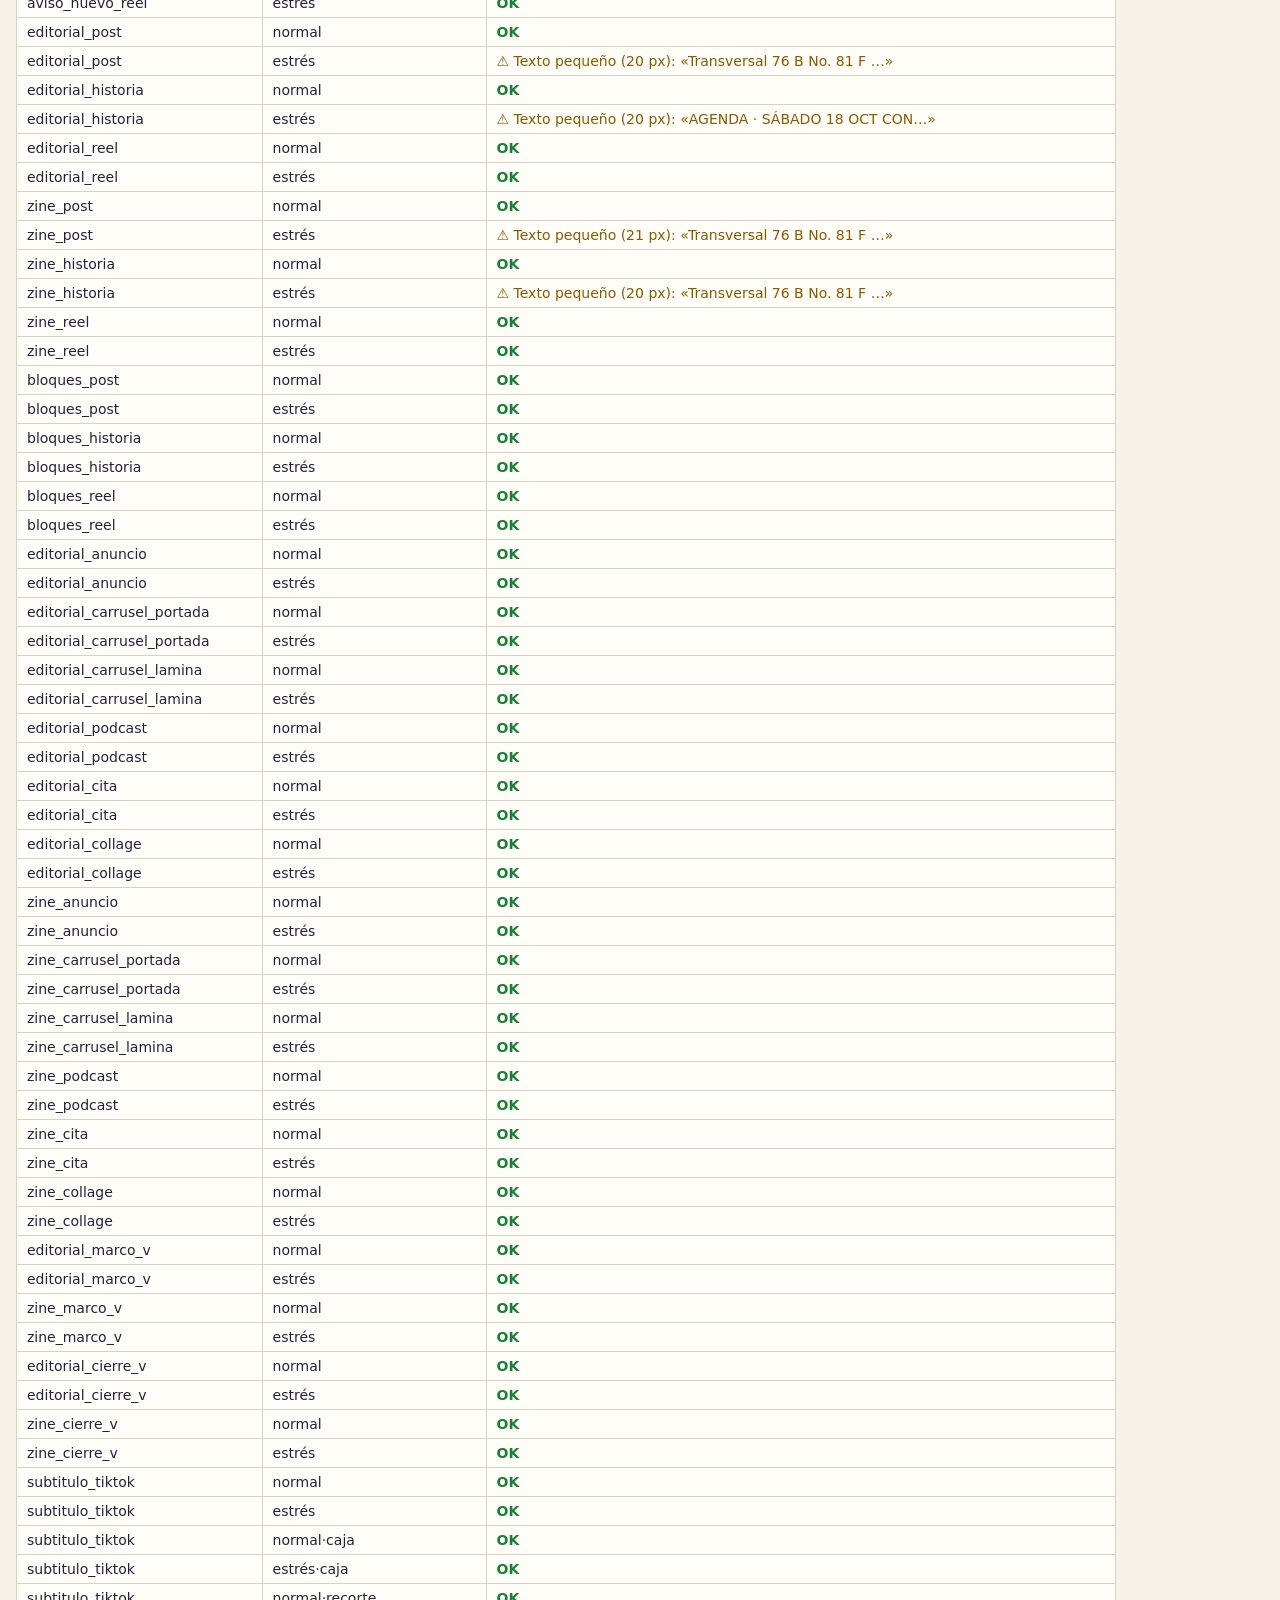
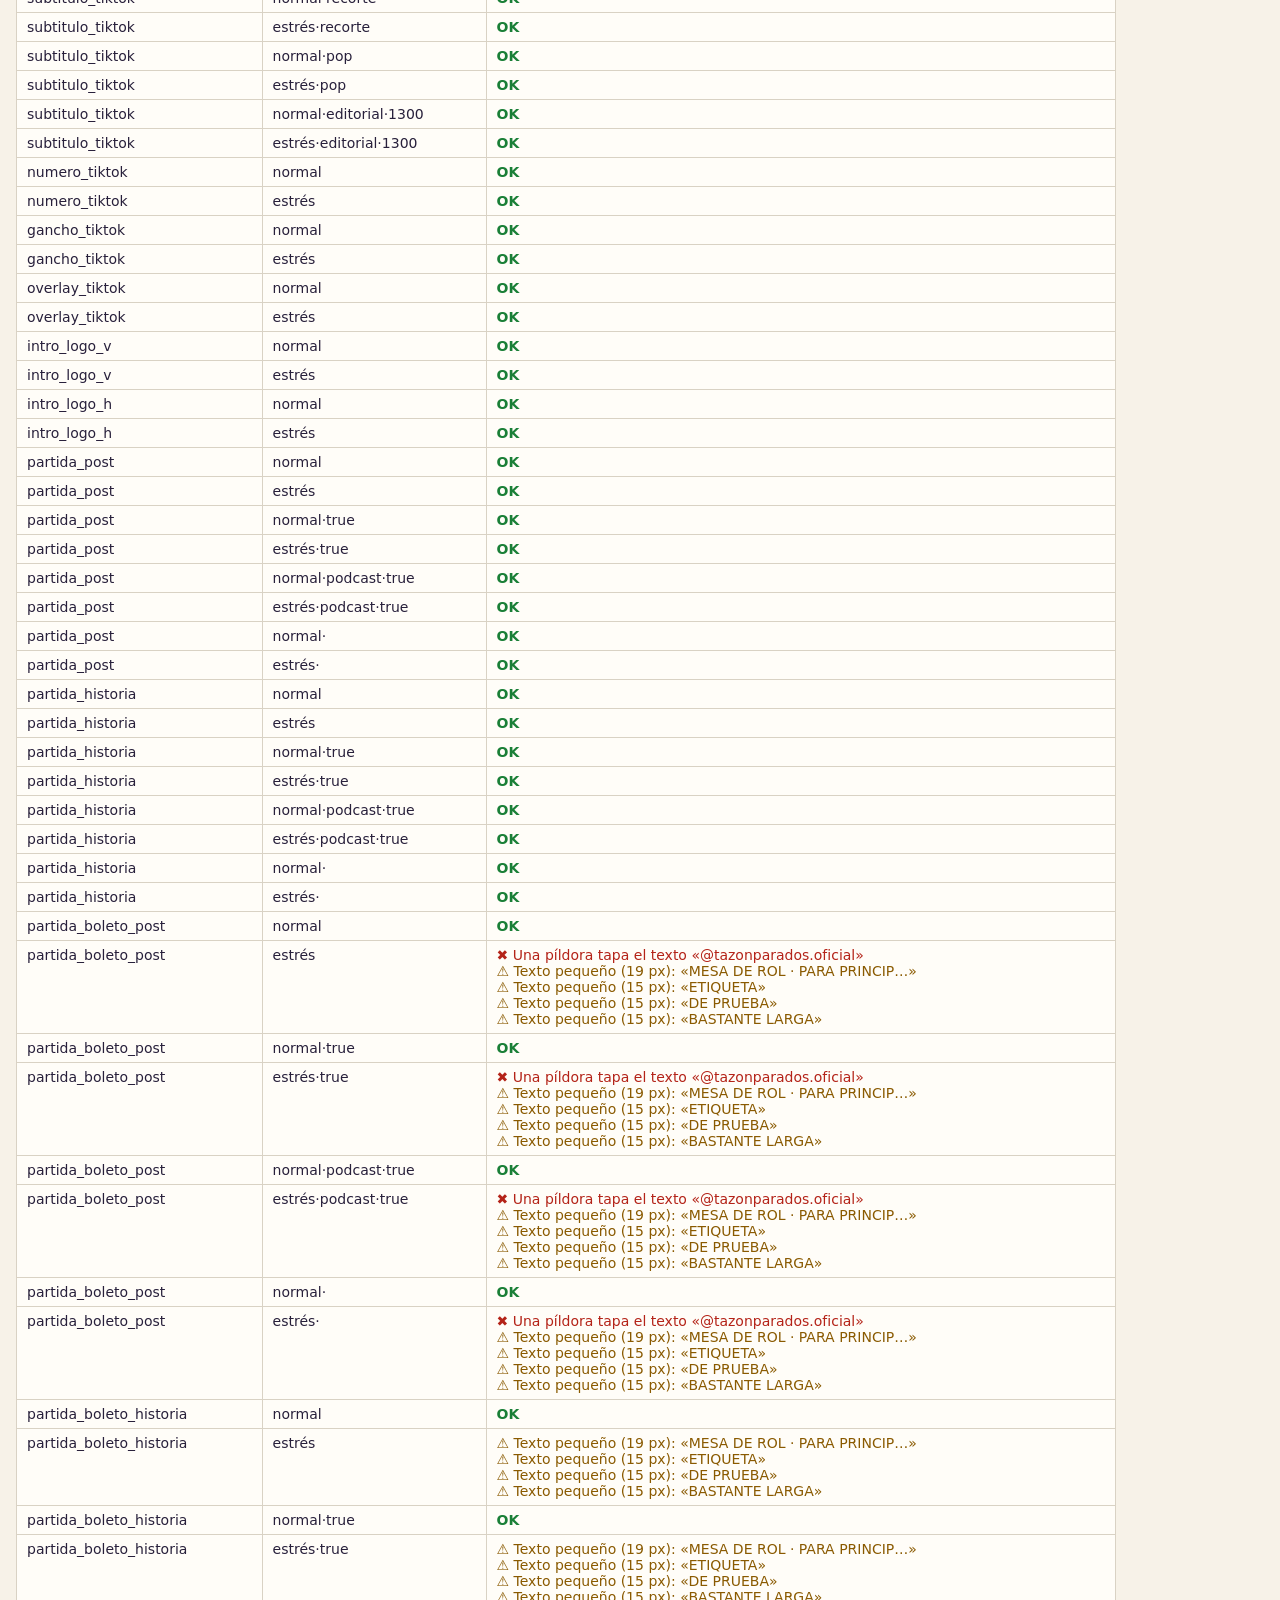
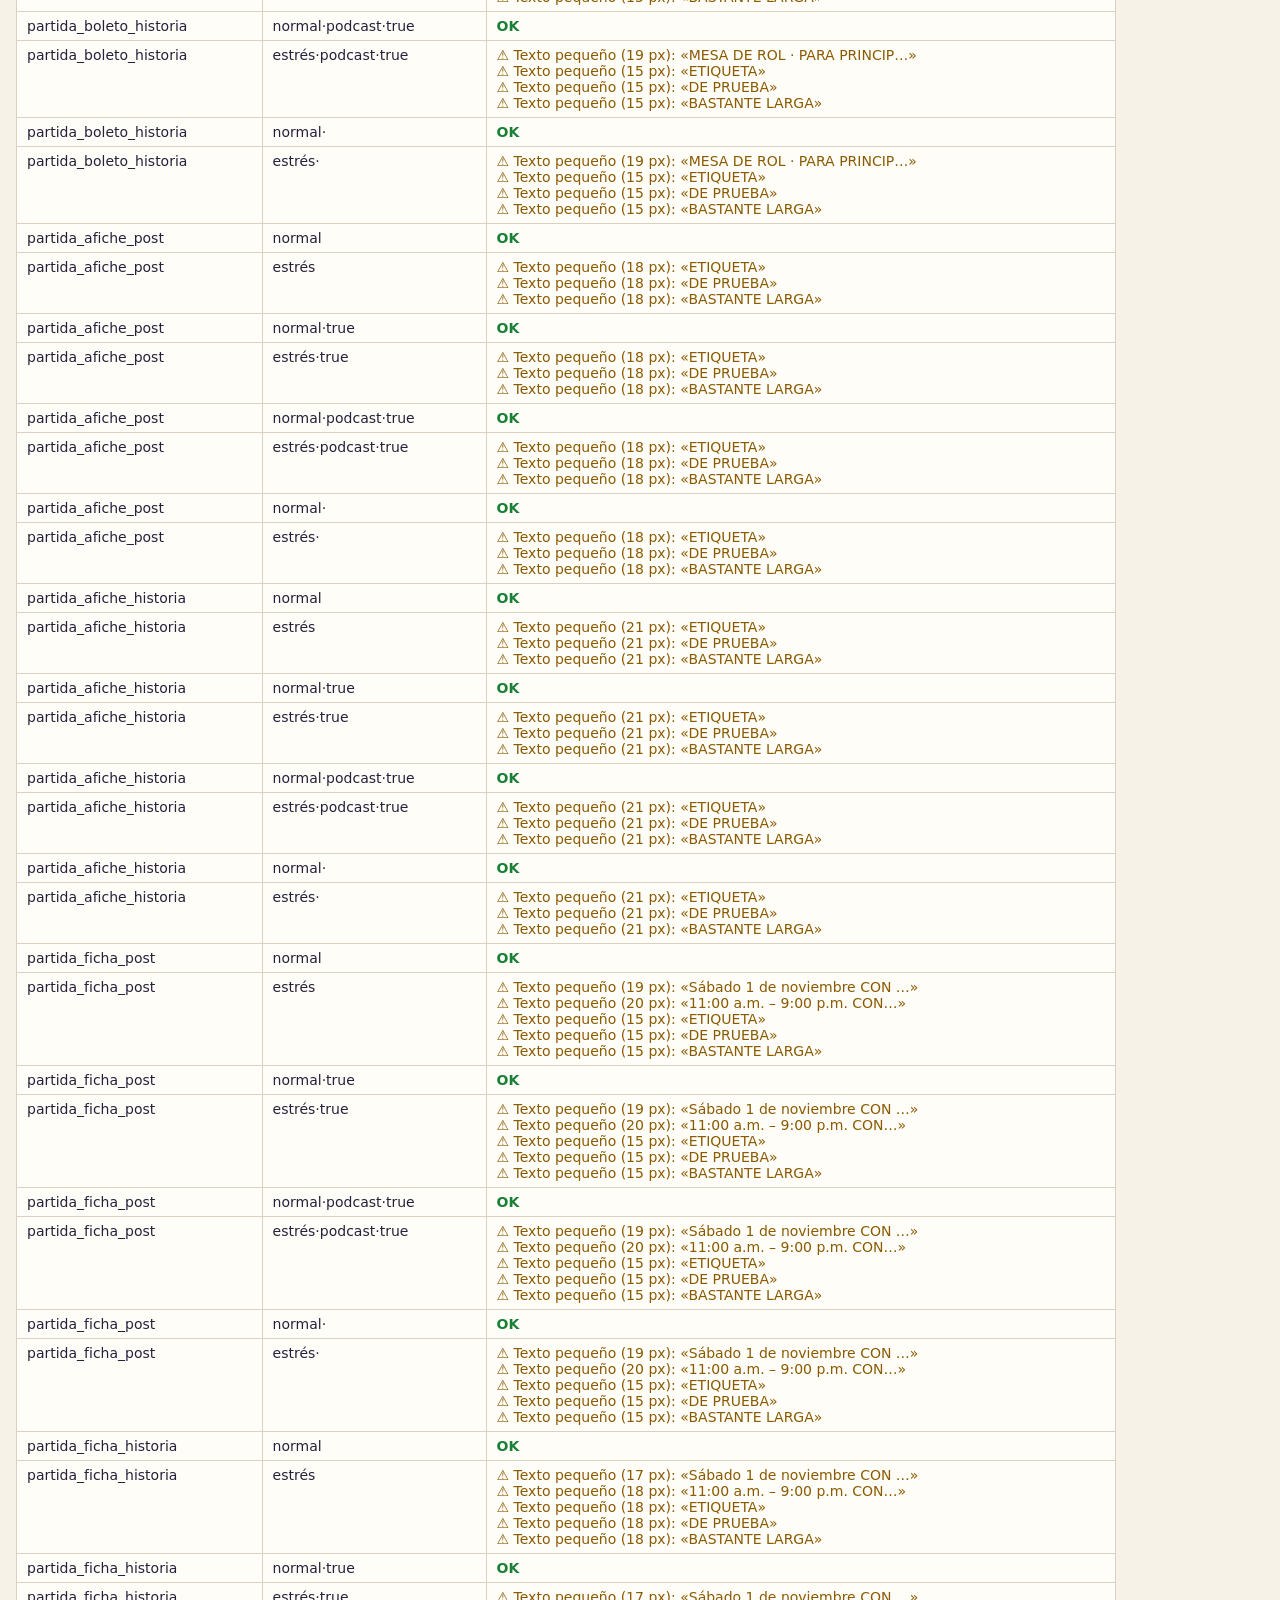
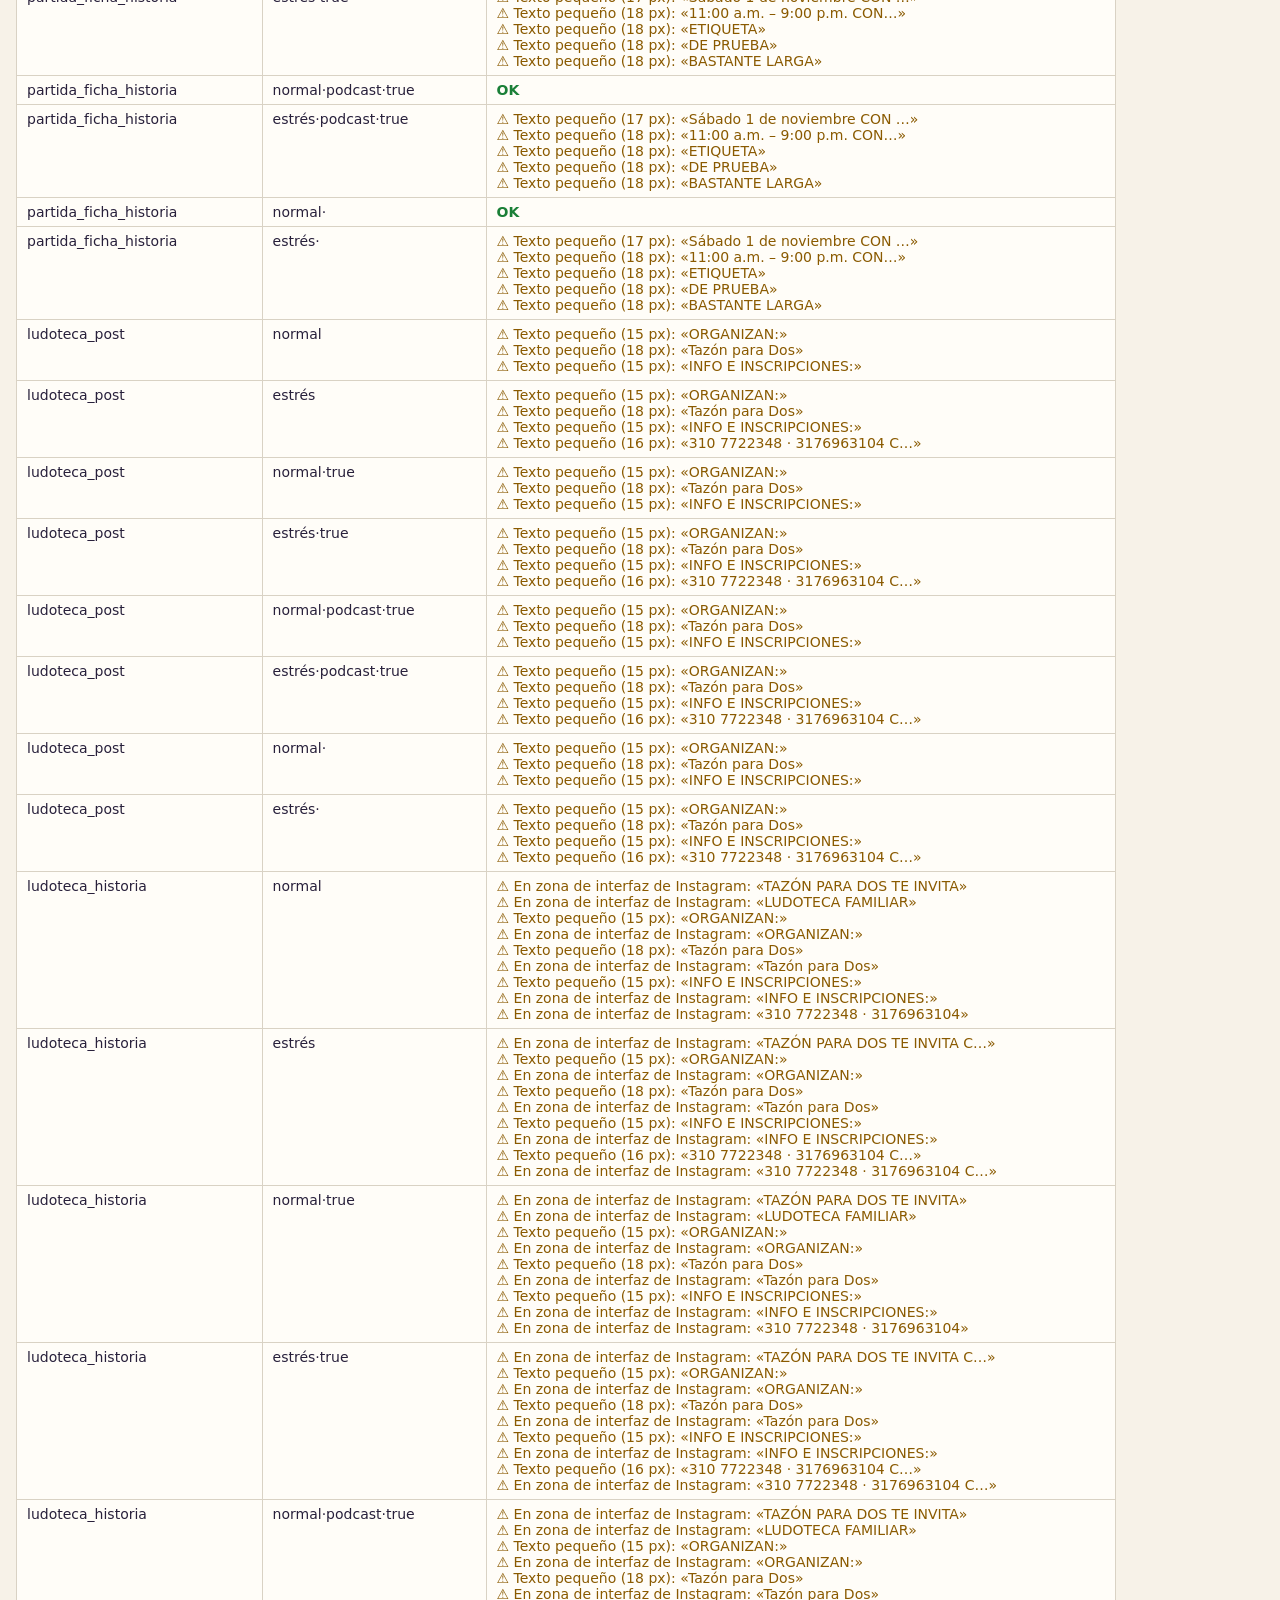
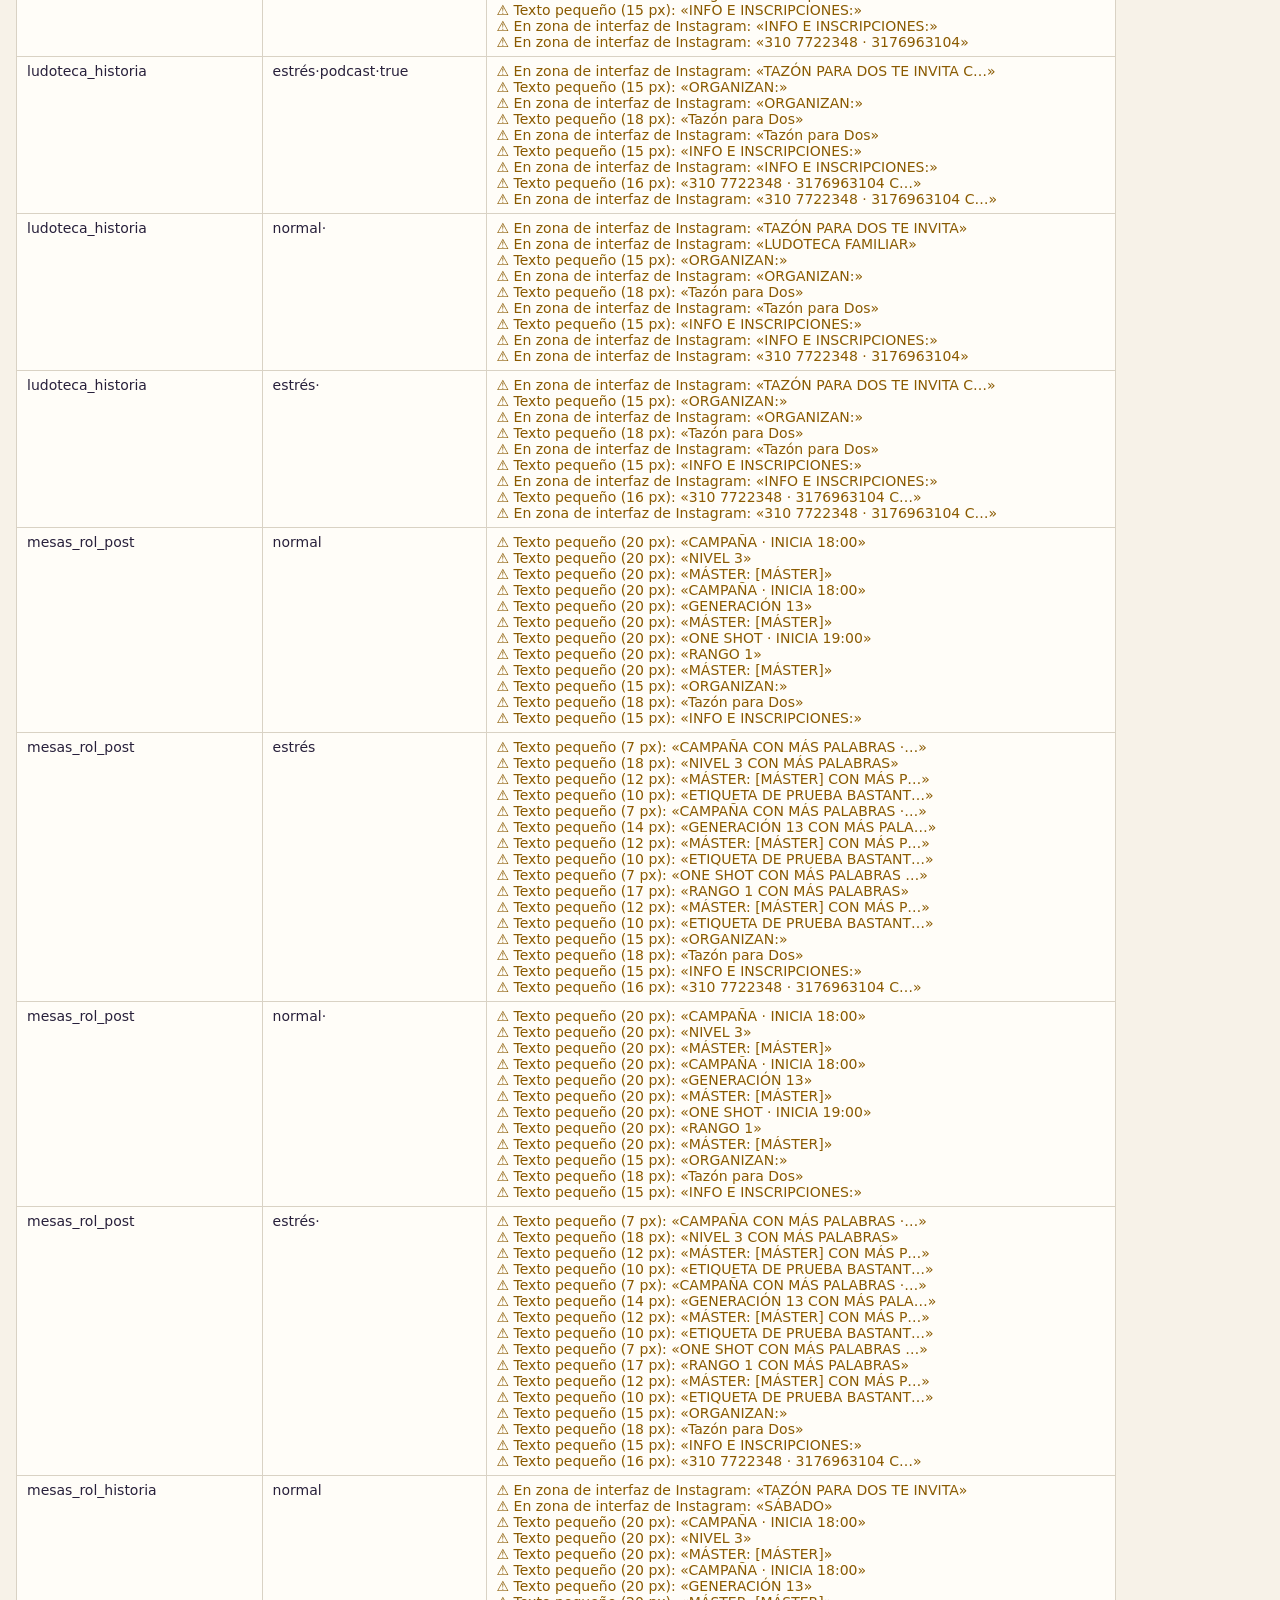
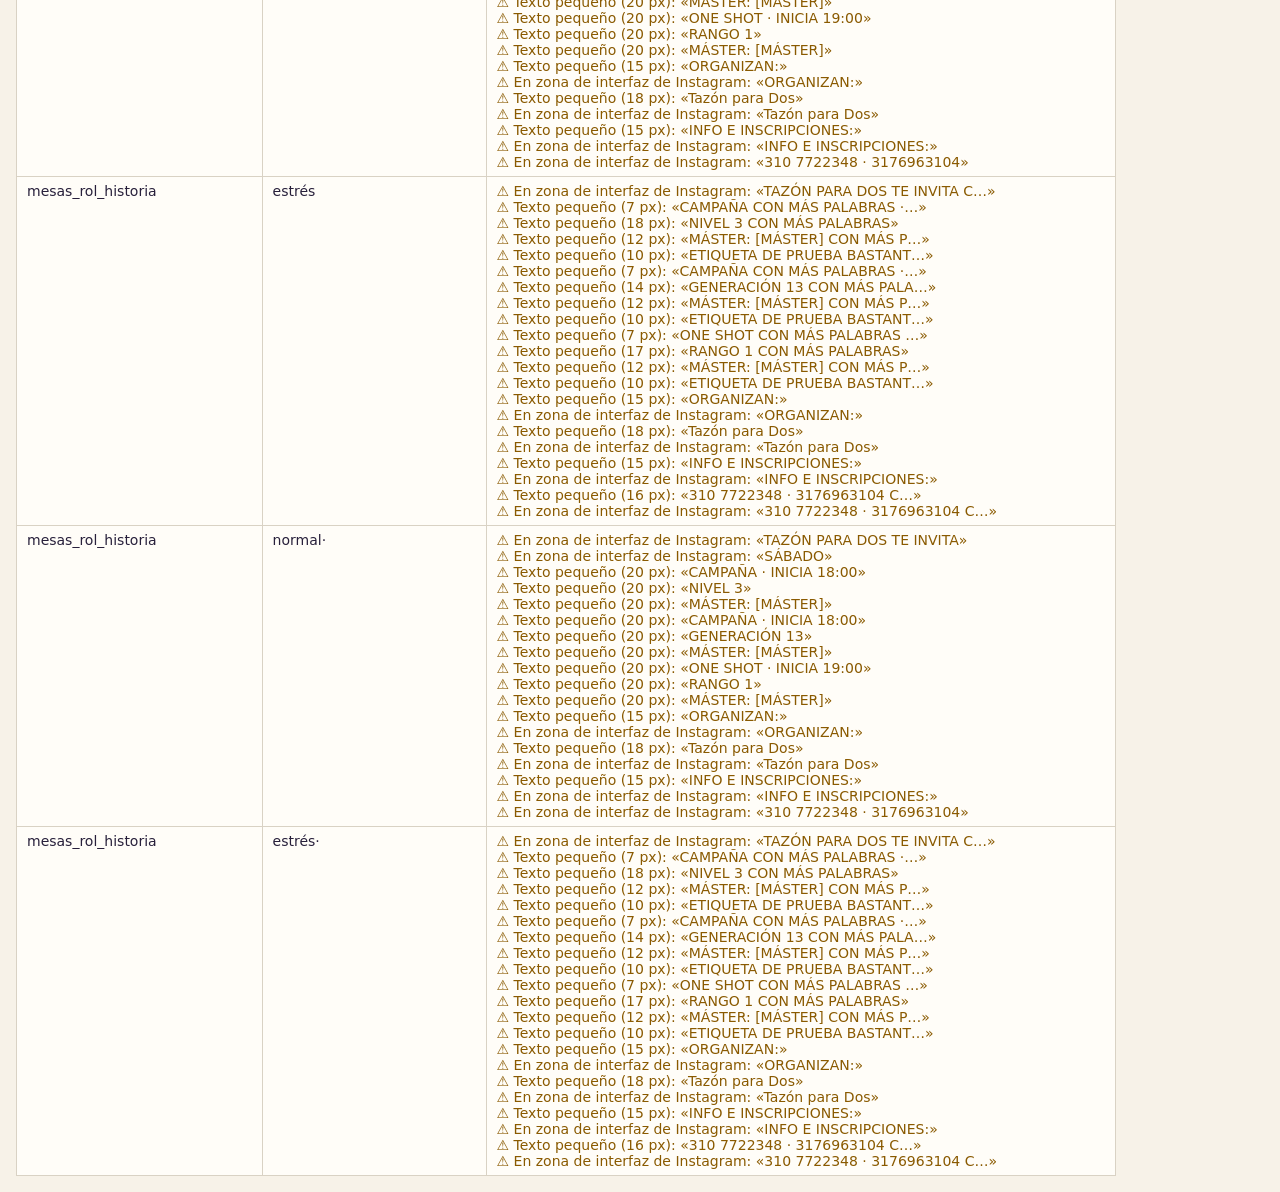
<file: editor/validar.html>
<!doctype html>
<html lang="es">
<head>
<meta charset="utf-8">
<meta name="viewport" content="width=device-width, initial-scale=1">
<title>Validación de plantillas · Tazón para Dos</title>
<style>
  body { font-family: "Segoe UI", system-ui, sans-serif; margin: 16px; background: #F7F2E8; color: #28203B; }
  table { border-collapse: collapse; width: 100%; max-width: 1100px; background: #FFFDF8; }
  th, td { border: 1px solid #d9d2c4; padding: 6px 10px; font-size: 14px; text-align: left; vertical-align: top; }
  .ok { color: #1a7f37; font-weight: 700; }
  .err { color: #b42318; }
  .warn { color: #8a5a00; }
  #stage { position: absolute; left: -100000px; top: 0; }
</style>
</head>
<body>
<h1>Validación de plantillas</h1>
<p id="status">Cargando fuentes…</p>
<table id="tbl"></table>
<pre id="out" hidden></pre>
<div id="stage"></div>
<script src="brand-data.js"></script>
<script src="primitives.js"></script>
<script src="templates.js"></script>
<script src="validar.js"></script>
</body>
</html>
</file>
<file: brand/tokens.css>
/* Tazón para Dos · tokens de marca (generado por tools/build.py) */
:root {
  --ink: #28203B;
  --coral: #EA6077;
  --sun: #F8CB67;
  --teal: #55C4BF;
  --cream: #F7F2E8;
  --paper: #FFFDF8;
  --muted: #665F68;
  --sun-light: #FBD98A;
  --teal-light: #8FD0CE;
  --teal-dark: #46B5B1;
  --green-ok: #7EE5A8;
  --radius-sm: 10px;
  --radius-md: 16px;
  --radius-lg: 22px;
  --radius-xl: 28px;
  --radius-pill: 999px;
  --shadow-comic: 8px 8px 0 rgba(40, 32, 59, 0.18);
  --shadow-card: 0 8px 0 rgba(40, 32, 59, 0.18);
  --font-display: 'Barlow Condensed', 'Arial Narrow', sans-serif;
  --font-text: 'Barlow', 'Segoe UI', sans-serif;
  --font-web-display: 'Space Grotesk', sans-serif;
  --font-web-text: 'DM Sans', sans-serif;
  --font-mono: 'DM Mono', monospace;
  --dots: radial-gradient(rgba(40, 32, 59, 0.10) 1.6px, transparent 1.7px) 0 0 / 22px 22px;
}
</file>
